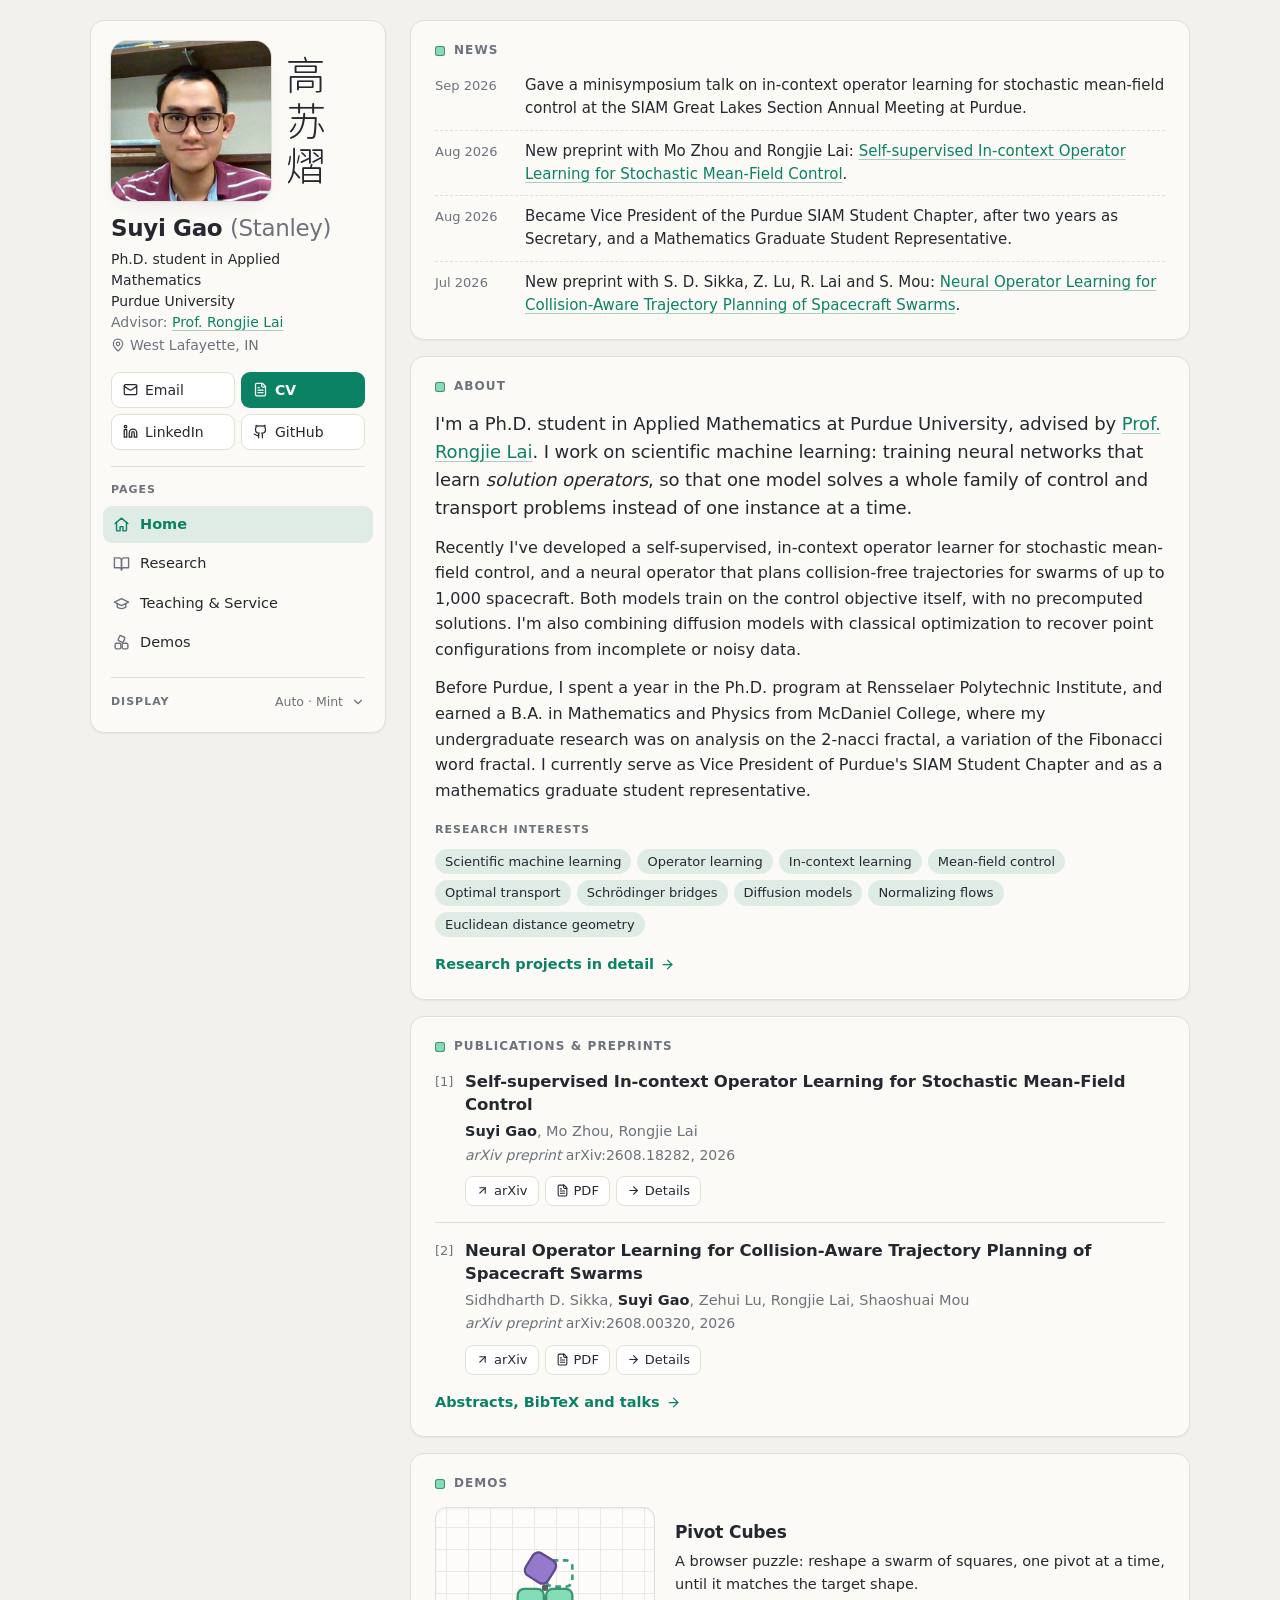
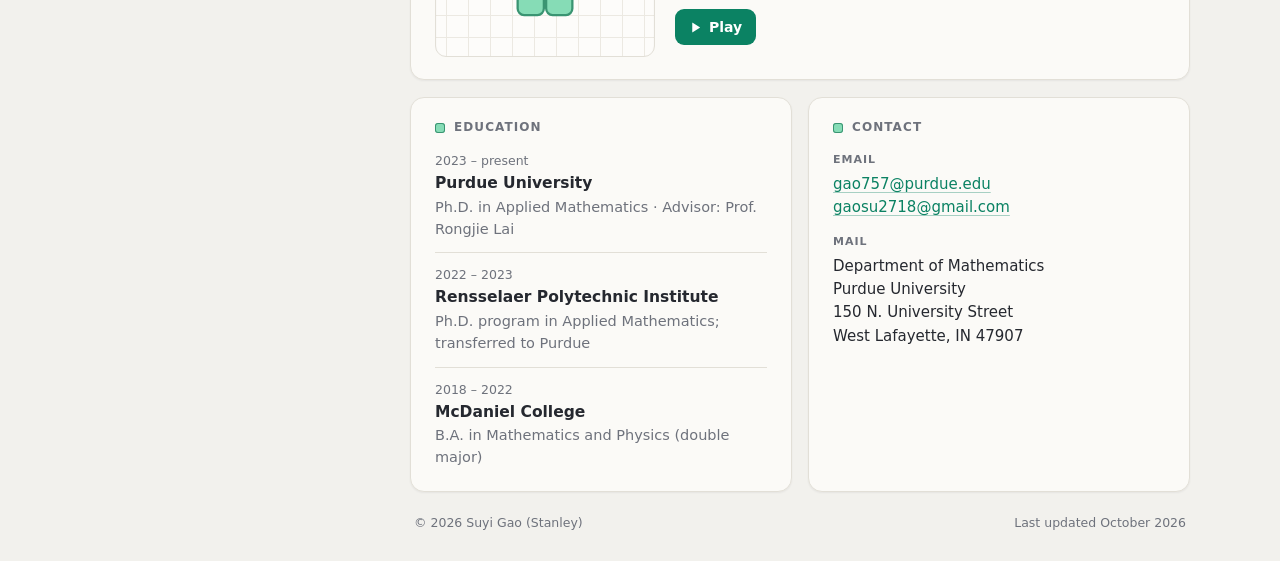
<file: index.html>
<!doctype html>
<html lang="en">
<head>
<meta charset="utf-8">
<meta name="viewport" content="width=device-width, initial-scale=1">
<meta name="color-scheme" content="light dark">
<title>Suyi Gao (Stanley) · Applied Mathematics, Purdue University</title>
<meta name="description" content="Suyi Gao (Stanley) is a Ph.D. student in Applied Mathematics at Purdue University working on scientific machine learning: operator learning, in-context learning, mean-field control and generative models.">
<meta name="author" content="Suyi Gao">
<link rel="canonical" href="https://gaosu2718.github.io/">
<meta name="theme-color" content="#f2f1ed" media="(prefers-color-scheme: light)">
<meta name="theme-color" content="#121419" media="(prefers-color-scheme: dark)">

<meta property="og:type" content="profile">
<meta property="og:title" content="Suyi Gao (Stanley)">
<meta property="og:description" content="Ph.D. student in Applied Mathematics at Purdue University. Scientific machine learning, operator learning, mean-field control.">
<meta property="og:url" content="https://gaosu2718.github.io/">
<meta property="og:image" content="https://gaosu2718.github.io/assets/img/profile.jpg">
<meta property="profile:first_name" content="Suyi">
<meta property="profile:last_name" content="Gao">
<meta name="twitter:card" content="summary">

<link rel="icon" href="data:image/svg+xml,%3Csvg xmlns='http://www.w3.org/2000/svg' viewBox='0 0 40 40'%3E%3Crect x='2' y='2' width='36' height='36' rx='9' fill='%230b8263'/%3E%3Ctext x='20' y='26.6' font-family='system-ui,-apple-system,Segoe UI,Roboto,Helvetica,Arial,sans-serif' font-size='17' font-weight='700' fill='%23fff' text-anchor='middle'%3ESG%3C/text%3E%3C/svg%3E">
<link rel="apple-touch-icon" href="assets/img/profile.jpg">
<link rel="stylesheet" href="assets/css/style.css">
<script>
  /* Apply the saved theme and colour before the first paint, so a dark page never flashes light. */
  (function () {
    var d = document.documentElement;
    d.classList.add('js');
    try {
      var t = localStorage.getItem('homepage.theme');
      if (t === 'light' || t === 'dark') d.setAttribute('data-theme', t);
      var p = localStorage.getItem('homepage.palette');
      if (p && /^[a-z]+$/.test(p)) d.setAttribute('data-palette', p);
    } catch (e) {}
  })();
</script>
<script defer src="assets/js/site.js"></script>
<script type="application/ld+json">
{
  "@context": "https://schema.org",
  "@type": "Person",
  "name": "Suyi Gao",
  "alternateName": ["Suyi Gao (Stanley)", "Stanley Gao", "高苏熠"],
  "url": "https://gaosu2718.github.io/",
  "image": "https://gaosu2718.github.io/assets/img/profile.jpg",
  "jobTitle": "Ph.D. Student in Applied Mathematics",
  "affiliation": { "@type": "CollegeOrUniversity", "name": "Purdue University" },
  "alumniOf": [{ "@type": "CollegeOrUniversity", "name": "McDaniel College" }],
  "email": "mailto:gao757@purdue.edu",
  "knowsAbout": ["Scientific machine learning", "Operator learning", "In-context learning", "Mean-field control",
                 "Optimal transport", "Diffusion models", "Applied mathematics"],
  "sameAs": ["https://www.linkedin.com/in/gaosu2718/", "https://github.com/gaosu2718"]
}
</script>
</head>
<body>

<!-- Icons (Lucide-style strokes, as in Pivot Cubes); use with <svg><use href="#i-name"/></svg> -->
<svg width="0" height="0" style="position:absolute" aria-hidden="true">
  <symbol id="i-down" viewBox="0 0 24 24"><path d="m6 9 6 6 6-6"/></symbol>
  <symbol id="i-mail" viewBox="0 0 24 24"><rect width="20" height="16" x="2" y="4" rx="2"/><path d="m22 7-8.97 5.7a1.94 1.94 0 0 1-2.06 0L2 7"/></symbol>
  <symbol id="i-file" viewBox="0 0 24 24"><path d="M15 2H6a2 2 0 0 0-2 2v16a2 2 0 0 0 2 2h12a2 2 0 0 0 2-2V7Z"/><path d="M14 2v4a2 2 0 0 0 2 2h4"/><path d="M16 13H8"/><path d="M16 17H8"/><path d="M10 9H8"/></symbol>
  <symbol id="i-linkedin" viewBox="0 0 24 24"><path d="M16 8a6 6 0 0 1 6 6v7h-4v-7a2 2 0 0 0-2-2 2 2 0 0 0-2 2v7h-4v-7a6 6 0 0 1 6-6z"/><rect width="4" height="12" x="2" y="9"/><circle cx="4" cy="4" r="2"/></symbol>
  <symbol id="i-github" viewBox="0 0 24 24"><path d="M15 22v-4a4.8 4.8 0 0 0-1-3.5c3 0 6-2 6-5.5.08-1.25-.27-2.48-1-3.5.28-1.15.28-2.35 0-3.5 0 0-1 0-3 1.5-2.64-.5-5.36-.5-8 0C6 2 5 2 5 2c-.3 1.15-.3 2.35 0 3.5A5.4 5.4 0 0 0 4 9c0 3.5 3 5.5 6 5.5-.39.49-.68 1.05-.85 1.65-.17.6-.22 1.23-.15 1.85v4"/><path d="M9 18c-4.51 2-5-2-7-2"/></symbol>
  <symbol id="i-pin" viewBox="0 0 24 24"><path d="M20 10c0 5-5.54 10.19-7.4 11.8a1 1 0 0 1-1.2 0C9.54 20.19 4 15 4 10a8 8 0 0 1 16 0"/><circle cx="12" cy="10" r="3"/></symbol>
  <symbol id="i-out" viewBox="0 0 24 24"><path d="M7 7h10v10"/><path d="M7 17 17 7"/></symbol>
  <symbol id="i-arrow" viewBox="0 0 24 24"><path d="M5 12h14"/><path d="m12 5 7 7-7 7"/></symbol>
  <symbol id="i-play" viewBox="0 0 24 24"><path d="M6 3.5v17a.5.5 0 0 0 .77.42l13.2-8.5a.5.5 0 0 0 0-.84L6.77 3.08A.5.5 0 0 0 6 3.5z"/></symbol>
  <symbol id="i-home" viewBox="0 0 24 24"><path d="M3 10.5 12 3l9 7.5"/><path d="M5 9v11a1 1 0 0 0 1 1h4v-6h4v6h4a1 1 0 0 0 1-1V9"/></symbol>
  <symbol id="i-book" viewBox="0 0 24 24"><path d="M2 4h6a4 4 0 0 1 4 4v13a3 3 0 0 0-3-3H2z"/><path d="M22 4h-6a4 4 0 0 0-4 4v13a3 3 0 0 1 3-3h7z"/></symbol>
  <symbol id="i-cap" viewBox="0 0 24 24"><path d="M22 10 12 5 2 10l10 5 10-5z"/><path d="M6 12v5c3 3 9 3 12 0v-5"/></symbol>
  <symbol id="i-cubes" viewBox="0 0 24 24"><rect x="3" y="13" width="8" height="8" rx="2"/><rect x="13" y="13" width="8" height="8" rx="2"/><rect x="8" y="3" width="8" height="8" rx="2" transform="rotate(25 12 7)"/></symbol>
</svg>

<!-- ===== Site header: below 1000px wide, in place of the left bar.  The same on every page
     (only the ../ prefix and aria-current change). ===== -->
<header class="site-header">
  <div class="sh-inner">
    <a class="sh-brand" href="./"><span class="sh-mark" aria-hidden="true">SG</span><span class="sh-name">Suyi Gao <span class="aka">(Stanley)</span></span></a>
    <nav class="sh-nav" aria-label="Site">
      <a href="./" aria-current="page">Home</a>
      <a href="research/">Research</a>
      <a href="teaching-service/">Teaching &amp; Service</a>
      <a href="demos/">Demos</a>
      <a href="assets/files/Suyi_Gao_CV.pdf">CV</a>
    </nav>
    <div class="sh-tools">
      <button type="button" class="sh-btn sh-display-btn" data-pop aria-controls="site-pop" aria-expanded="false" aria-label="Theme and colors" title="Theme and colors"><svg viewBox="0 0 24 24" aria-hidden="true"><circle cx="12" cy="12" r="8.5"/><path class="fill" d="M12 3.5a8.5 8.5 0 0 1 0 17z"/></svg></button>
      <button type="button" class="sh-btn sh-menu-btn" data-pop aria-controls="site-pop" aria-expanded="false" aria-label="Menu" title="Menu"><svg viewBox="0 0 24 24" aria-hidden="true"><path d="M4 7h16M4 12h16M4 17h16"/></svg></button>
    </div>
    <div class="sh-pop" id="site-pop" hidden>
      <nav class="pop-nav" aria-label="Site menu">
        <a href="./" aria-current="page">Home</a>
        <a href="research/">Research</a>
        <a href="teaching-service/">Teaching &amp; Service</a>
        <a href="demos/">Demos</a>
        <a href="assets/files/Suyi_Gao_CV.pdf">CV (PDF)<svg class="ico" aria-hidden="true"><use href="#i-file"/></svg></a>
      </nav>
      <div class="pop-display">
        <h2>Display</h2>
        <div class="seg" role="radiogroup" aria-label="Theme">
          <label><input type="radio" name="theme" value="auto" data-theme-opt checked><span>Auto</span></label>
          <label><input type="radio" name="theme" value="light" data-theme-opt><span>Light</span></label>
          <label><input type="radio" name="theme" value="dark" data-theme-opt><span>Dark</span></label>
        </div>
        <div class="field-row"><span>Colors</span><span class="palette-name">Mint</span></div>
        <div class="swatches" role="radiogroup" aria-label="Colors"></div>
      </div>
    </div>
  </div>
</header>

<div class="page home">

  <!-- ===== Left bar: from 1000px wide, a sticky side panel.  The same on every page (only the ../
       prefix and aria-current change).  Below 1000px the profile shows as a card on the home page
       only, and the page links and display settings move to the header. ===== -->
  <aside class="side panel" aria-label="Profile and site navigation">
    <div class="profile">
      <div class="portrait">
        <img class="photo" src="assets/img/profile.jpg" width="426" height="426" alt="Portrait of Suyi Gao (Stanley)">
        <span class="cname" lang="zh-Hans" title="Gāo Sūyì">高苏熠</span>
      </div>
      <div class="who">
        <h1 class="name">Suyi Gao <span class="aka">(Stanley)</span></h1>
        <p class="role">Ph.D. student in Applied Mathematics</p>
        <p class="role">Purdue University</p>
        <p class="role dim">Advisor: <a href="https://sites.google.com/view/rongjielai/">Prof. Rongjie Lai</a></p>
        <p class="role dim where"><svg class="ico" aria-hidden="true"><use href="#i-pin"/></svg>West Lafayette, IN</p>
      </div>
    </div>

    <div class="actions">
      <a class="btn" href="mailto:gao757@purdue.edu"><svg aria-hidden="true"><use href="#i-mail"/></svg>Email</a>
      <a class="btn btn-primary" href="assets/files/Suyi_Gao_CV.pdf"><svg aria-hidden="true"><use href="#i-file"/></svg>CV</a>
      <a class="btn" href="https://www.linkedin.com/in/gaosu2718/"><svg aria-hidden="true"><use href="#i-linkedin"/></svg>LinkedIn</a>
      <a class="btn" href="https://github.com/gaosu2718"><svg aria-hidden="true"><use href="#i-github"/></svg>GitHub</a>
      <!-- When you have them, add more in the same form, e.g.
      <a class="btn" href="https://scholar.google.com/citations?user=YOUR_ID"><svg aria-hidden="true"><use href="#i-out"/></svg>Scholar</a>
      <a class="btn" href="https://orcid.org/0000-0000-0000-0000"><svg aria-hidden="true"><use href="#i-out"/></svg>ORCID</a> -->
    </div>

    <nav class="group side-nav" aria-label="Pages">
      <h2>Pages</h2>
      <ul>
        <li><a href="./" aria-current="page"><svg class="ico" aria-hidden="true"><use href="#i-home"/></svg>Home</a></li>
        <li><a href="research/"><svg class="ico" aria-hidden="true"><use href="#i-book"/></svg>Research</a></li>
        <li><a href="teaching-service/"><svg class="ico" aria-hidden="true"><use href="#i-cap"/></svg>Teaching &amp; Service</a></li>
        <li><a href="demos/"><svg class="ico" aria-hidden="true"><use href="#i-cubes"/></svg>Demos</a></li>
      </ul>
    </nav>

    <!-- Display settings: folded away by default; the summary shows the current choices -->
    <details class="group side-display">
      <summary><span class="sum-label">Display</span><span class="sum-value" data-display-summary>Auto · Mint</span><svg class="ico chev" aria-hidden="true"><use href="#i-down"/></svg></summary>
      <div class="display-body">
        <div class="seg" role="radiogroup" aria-label="Theme">
          <label><input type="radio" name="theme-side" value="auto" data-theme-opt checked><span>Auto</span></label>
          <label><input type="radio" name="theme-side" value="light" data-theme-opt><span>Light</span></label>
          <label><input type="radio" name="theme-side" value="dark" data-theme-opt><span>Dark</span></label>
        </div>
        <div class="field-row"><span>Colors</span><span class="palette-name">Mint</span></div>
        <div class="swatches" role="radiogroup" aria-label="Colors"></div>
      </div>
    </details>
  </aside>

  <main class="main">

    <!-- ===== News: newest first; one <li> per item ===== -->
    <section class="panel section" id="news" aria-labelledby="h-news">
      <h2 class="label" id="h-news">News</h2>
      <ul class="news">
        <li><time datetime="2026-09">Sep 2026</time>
          <p>Gave a minisymposium talk on in-context operator learning for stochastic mean-field control
            at the SIAM Great Lakes Section Annual Meeting at Purdue.</p></li>
        <li><time datetime="2026-08">Aug 2026</time>
          <p>New preprint with Mo Zhou and Rongjie Lai:
            <a href="research/#pub-mfc">Self-supervised In-context Operator Learning for Stochastic Mean-Field Control</a>.</p></li>
        <li><time datetime="2026-08">Aug 2026</time>
          <p>Became Vice President of the Purdue SIAM Student Chapter, after two years as Secretary,
            and a Mathematics Graduate Student Representative.</p></li>
        <li><time datetime="2026-07">Jul 2026</time>
          <p>New preprint with S. D. Sikka, Z. Lu, R. Lai and S. Mou:
            <a href="research/#pub-swarm">Neural Operator Learning for Collision-Aware Trajectory Planning of Spacecraft Swarms</a>.</p></li>
      </ul>
    </section>

    <!-- ===== About ===== -->
    <section class="panel section" id="about" aria-labelledby="h-about">
      <h2 class="label" id="h-about">About</h2>
      <p class="lead">I'm a Ph.D. student in Applied Mathematics at Purdue University, advised by
        <a href="https://sites.google.com/view/rongjielai/">Prof. Rongjie Lai</a>. I work on
        scientific machine learning: training neural networks that learn <em>solution operators</em>,
        so that one model solves a whole family of control and transport problems instead of one
        instance at a time.</p>
      <p>Recently I've developed a self-supervised, in-context operator learner for stochastic
        mean-field control, and a neural operator that plans collision-free trajectories for swarms
        of up to 1,000 spacecraft. Both models train on the control objective itself, with no
        precomputed solutions. I'm also combining diffusion models with classical optimization to
        recover point configurations from incomplete or noisy data.</p>
      <p>Before Purdue, I spent a year in the Ph.D. program at Rensselaer Polytechnic Institute, and
        earned a B.A. in Mathematics and Physics from McDaniel College, where my undergraduate research
        was on analysis on the 2-nacci fractal, a variation of the Fibonacci word fractal. I currently
        serve as Vice President of Purdue's SIAM Student Chapter and as a mathematics graduate student
        representative.</p>
      <h3 class="sublabel">Research interests</h3>
      <ul class="tags">
        <li>Scientific machine learning</li>
        <li>Operator learning</li>
        <li>In-context learning</li>
        <li>Mean-field control</li>
        <li>Optimal transport</li>
        <li>Schrödinger bridges</li>
        <li>Diffusion models</li>
        <li>Normalizing flows</li>
        <li>Euclidean distance geometry</li>
      </ul>
      <a class="more" href="research/">Research projects in detail<svg class="ico" aria-hidden="true"><use href="#i-arrow"/></svg></a>
    </section>

    <!-- ===== Publications: the short list; abstracts and BibTeX live on research/ ===== -->
    <section class="panel section" id="publications" aria-labelledby="h-pubs">
      <h2 class="label" id="h-pubs">Publications &amp; Preprints</h2>
      <ol>
        <li class="pub">
          <span class="pub-num" aria-hidden="true">[1]</span>
          <div>
            <a class="pub-title" href="https://arxiv.org/abs/2608.18282">Self-supervised In-context Operator Learning for Stochastic Mean-Field Control</a>
            <p class="pub-authors"><b class="me">Suyi Gao</b>, Mo Zhou, Rongjie Lai</p>
            <p class="pub-venue"><em>arXiv preprint</em> arXiv:2608.18282, 2026</p>
            <div class="pub-actions">
              <a class="btn btn-sm" href="https://arxiv.org/abs/2608.18282"><svg aria-hidden="true"><use href="#i-out"/></svg>arXiv</a>
              <a class="btn btn-sm" href="https://arxiv.org/pdf/2608.18282"><svg aria-hidden="true"><use href="#i-file"/></svg>PDF</a>
              <a class="btn btn-sm" href="research/#proj-mfc"><svg aria-hidden="true"><use href="#i-arrow"/></svg>Details</a>
            </div>
          </div>
        </li>
        <li class="pub">
          <span class="pub-num" aria-hidden="true">[2]</span>
          <div>
            <a class="pub-title" href="https://arxiv.org/abs/2608.00320">Neural Operator Learning for Collision-Aware Trajectory Planning of Spacecraft Swarms</a>
            <p class="pub-authors">Sidhdharth D. Sikka, <b class="me">Suyi Gao</b>, Zehui Lu, Rongjie Lai, Shaoshuai Mou</p>
            <p class="pub-venue"><em>arXiv preprint</em> arXiv:2608.00320, 2026</p>
            <div class="pub-actions">
              <a class="btn btn-sm" href="https://arxiv.org/abs/2608.00320"><svg aria-hidden="true"><use href="#i-out"/></svg>arXiv</a>
              <a class="btn btn-sm" href="https://arxiv.org/pdf/2608.00320"><svg aria-hidden="true"><use href="#i-file"/></svg>PDF</a>
              <a class="btn btn-sm" href="research/#proj-swarm"><svg aria-hidden="true"><use href="#i-arrow"/></svg>Details</a>
            </div>
          </div>
        </li>
      </ol>
      <a class="more" href="research/#publications">Abstracts, BibTeX and talks<svg class="ico" aria-hidden="true"><use href="#i-arrow"/></svg></a>
    </section>

    <!-- ===== Demos: one card per demo, each with its own page under demos/ ===== -->
    <section class="panel section" id="demos" aria-labelledby="h-demos">
      <h2 class="label" id="h-demos">Demos</h2>
      <div class="demo-card">
        <a class="demo-board" href="demos/pivot-cubes/" tabindex="-1" aria-hidden="true">
          <svg class="logo" viewBox="0 0 40 40">
            <rect class="logo-ghost" x="20.6" y="8.6" width="13.8" height="13.8" rx="3.4"/>
            <rect class="logo-on" x="5.6" y="23.6" width="13.8" height="13.8" rx="3.4"/>
            <rect class="logo-on" x="20.6" y="23.6" width="13.8" height="13.8" rx="3.4"/>
            <rect class="logo-off" x="5.6" y="8.6" width="13.8" height="13.8" rx="3.4" transform="rotate(32 20 23)"/>
            <circle class="logo-hinge" cx="20" cy="23" r="1.7"/>
          </svg>
        </a>
        <div>
          <h3>Pivot Cubes</h3>
          <p>A browser puzzle: reshape a swarm of squares, one pivot at a time, until it matches the
            target shape.</p>
          <a class="btn btn-primary" href="demos/pivot-cubes/"><svg class="solid" aria-hidden="true"><use href="#i-play"/></svg>Play</a>
        </div>
      </div>
    </section>

    <div class="pair">
      <!-- ===== Education ===== -->
      <section class="panel section" id="education" aria-labelledby="h-education">
        <h2 class="label" id="h-education">Education</h2>
        <ul class="entries">
          <li class="entry">
            <span class="entry-title">Purdue University</span>
            <span class="entry-sub">Ph.D. in Applied Mathematics · Advisor: Prof. Rongjie Lai</span>
            <span class="entry-when">2023 – present</span>
          </li>
          <li class="entry">
            <span class="entry-title">Rensselaer Polytechnic Institute</span>
            <span class="entry-sub">Ph.D. program in Applied Mathematics; transferred to Purdue</span>
            <span class="entry-when">2022 – 2023</span>
          </li>
          <li class="entry">
            <span class="entry-title">McDaniel College</span>
            <span class="entry-sub">B.A. in Mathematics and Physics (double major)</span>
            <span class="entry-when">2018 – 2022</span>
          </li>
        </ul>
      </section>

      <!-- ===== Contact ===== -->
      <section class="panel section" id="contact" aria-labelledby="h-contact">
        <h2 class="label" id="h-contact">Contact</h2>
        <dl class="contact">
          <div>
            <dt>Email</dt>
            <dd><a href="mailto:gao757@purdue.edu">gao757@purdue.edu</a></dd>
            <dd><a href="mailto:gaosu2718@gmail.com">gaosu2718@gmail.com</a></dd>
          </div>
          <div>
            <dt>Mail</dt>
            <dd>Department of Mathematics<br>Purdue University<br>150 N. University Street<br>West Lafayette, IN 47907</dd>
          </div>
        </dl>
      </section>
    </div>

    <footer class="foot">
      <span>© 2026 Suyi Gao (Stanley)</span>
      <span>Last updated October 2026</span>
    </footer>
  </main>
</div>
</body>
</html>
</file>
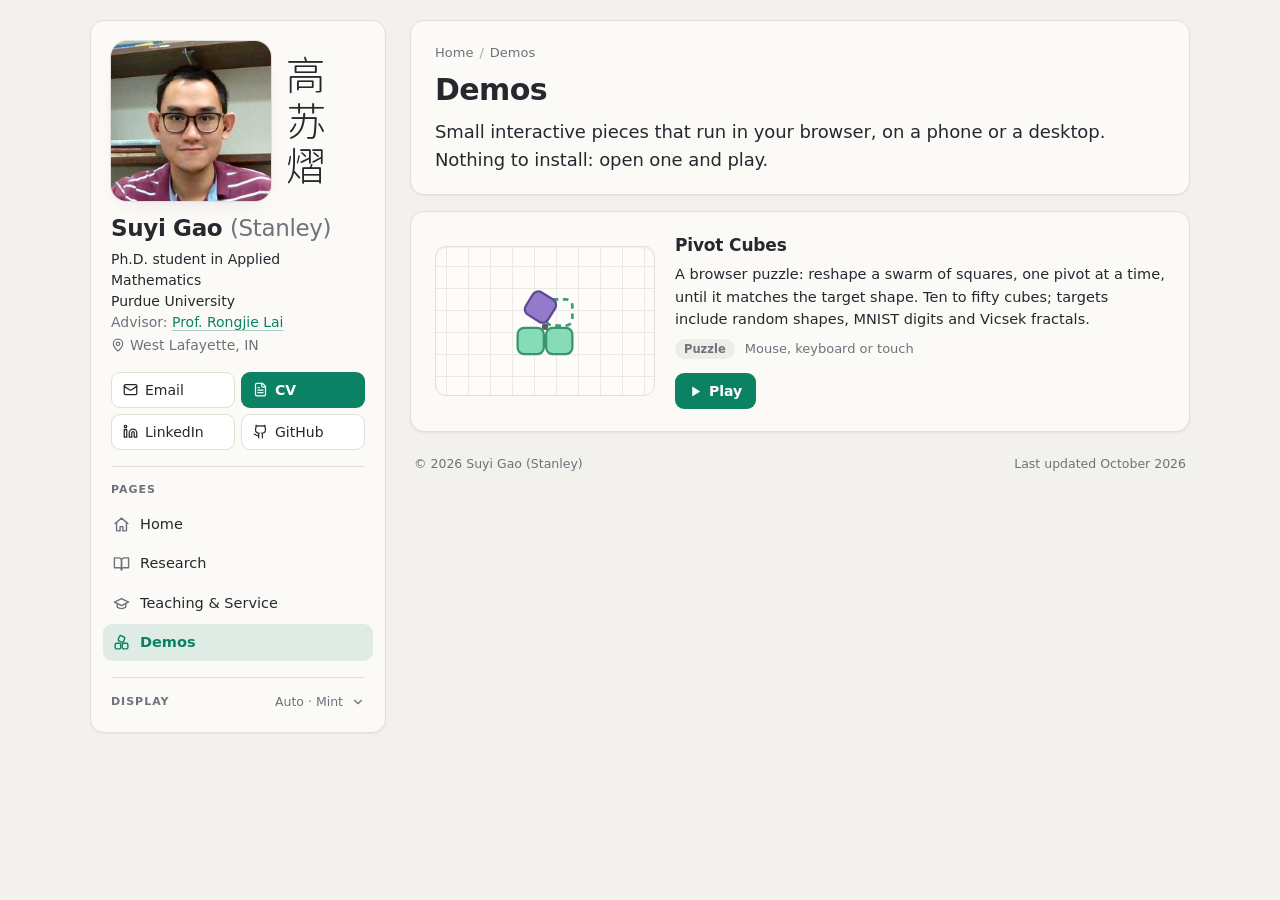
<file: demos/index.html>
<!doctype html>
<html lang="en">
<head>
<meta charset="utf-8">
<meta name="viewport" content="width=device-width, initial-scale=1">
<meta name="color-scheme" content="light dark">
<title>Demos · Suyi Gao (Stanley)</title>
<meta name="description" content="Interactive demos by Suyi Gao (Stanley) that run in the browser, including Pivot Cubes, a puzzle about reshaping a swarm of squares one pivot at a time.">
<meta name="author" content="Suyi Gao">
<link rel="canonical" href="https://gaosu2718.github.io/demos/">
<meta name="theme-color" content="#f2f1ed" media="(prefers-color-scheme: light)">
<meta name="theme-color" content="#121419" media="(prefers-color-scheme: dark)">
<meta property="og:type" content="website">
<meta property="og:title" content="Demos · Suyi Gao (Stanley)">
<meta property="og:description" content="Interactive demos that run in the browser.">
<meta property="og:url" content="https://gaosu2718.github.io/demos/">
<meta property="og:image" content="https://gaosu2718.github.io/assets/img/profile.jpg">
<meta name="twitter:card" content="summary">
<link rel="icon" href="data:image/svg+xml,%3Csvg xmlns='http://www.w3.org/2000/svg' viewBox='0 0 40 40'%3E%3Crect x='2' y='2' width='36' height='36' rx='9' fill='%230b8263'/%3E%3Ctext x='20' y='26.6' font-family='system-ui,-apple-system,Segoe UI,Roboto,Helvetica,Arial,sans-serif' font-size='17' font-weight='700' fill='%23fff' text-anchor='middle'%3ESG%3C/text%3E%3C/svg%3E">
<link rel="stylesheet" href="../assets/css/style.css">
<script>
  /* Apply the saved theme and colour before the first paint, so a dark page never flashes light. */
  (function () {
    var d = document.documentElement;
    d.classList.add('js');
    try {
      var t = localStorage.getItem('homepage.theme');
      if (t === 'light' || t === 'dark') d.setAttribute('data-theme', t);
      var p = localStorage.getItem('homepage.palette');
      if (p && /^[a-z]+$/.test(p)) d.setAttribute('data-palette', p);
    } catch (e) {}
  })();
</script>
<script defer src="../assets/js/site.js"></script>
</head>
<body>

<!-- Icons (Lucide-style strokes, as in Pivot Cubes); use with <svg><use href="#i-name"/></svg> -->
<svg width="0" height="0" style="position:absolute" aria-hidden="true">
  <symbol id="i-down" viewBox="0 0 24 24"><path d="m6 9 6 6 6-6"/></symbol>
  <symbol id="i-file" viewBox="0 0 24 24"><path d="M15 2H6a2 2 0 0 0-2 2v16a2 2 0 0 0 2 2h12a2 2 0 0 0 2-2V7Z"/><path d="M14 2v4a2 2 0 0 0 2 2h4"/><path d="M16 13H8"/><path d="M16 17H8"/><path d="M10 9H8"/></symbol>
  <symbol id="i-play" viewBox="0 0 24 24"><path d="M6 3.5v17a.5.5 0 0 0 .77.42l13.2-8.5a.5.5 0 0 0 0-.84L6.77 3.08A.5.5 0 0 0 6 3.5z"/></symbol>
  <symbol id="i-mail" viewBox="0 0 24 24"><rect width="20" height="16" x="2" y="4" rx="2"/><path d="m22 7-8.97 5.7a1.94 1.94 0 0 1-2.06 0L2 7"/></symbol>
  <symbol id="i-linkedin" viewBox="0 0 24 24"><path d="M16 8a6 6 0 0 1 6 6v7h-4v-7a2 2 0 0 0-2-2 2 2 0 0 0-2 2v7h-4v-7a6 6 0 0 1 6-6z"/><rect width="4" height="12" x="2" y="9"/><circle cx="4" cy="4" r="2"/></symbol>
  <symbol id="i-github" viewBox="0 0 24 24"><path d="M15 22v-4a4.8 4.8 0 0 0-1-3.5c3 0 6-2 6-5.5.08-1.25-.27-2.48-1-3.5.28-1.15.28-2.35 0-3.5 0 0-1 0-3 1.5-2.64-.5-5.36-.5-8 0C6 2 5 2 5 2c-.3 1.15-.3 2.35 0 3.5A5.4 5.4 0 0 0 4 9c0 3.5 3 5.5 6 5.5-.39.49-.68 1.05-.85 1.65-.17.6-.22 1.23-.15 1.85v4"/><path d="M9 18c-4.51 2-5-2-7-2"/></symbol>
  <symbol id="i-pin" viewBox="0 0 24 24"><path d="M20 10c0 5-5.54 10.19-7.4 11.8a1 1 0 0 1-1.2 0C9.54 20.19 4 15 4 10a8 8 0 0 1 16 0"/><circle cx="12" cy="10" r="3"/></symbol>
  <symbol id="i-home" viewBox="0 0 24 24"><path d="M3 10.5 12 3l9 7.5"/><path d="M5 9v11a1 1 0 0 0 1 1h4v-6h4v6h4a1 1 0 0 0 1-1V9"/></symbol>
  <symbol id="i-book" viewBox="0 0 24 24"><path d="M2 4h6a4 4 0 0 1 4 4v13a3 3 0 0 0-3-3H2z"/><path d="M22 4h-6a4 4 0 0 0-4 4v13a3 3 0 0 1 3-3h7z"/></symbol>
  <symbol id="i-cap" viewBox="0 0 24 24"><path d="M22 10 12 5 2 10l10 5 10-5z"/><path d="M6 12v5c3 3 9 3 12 0v-5"/></symbol>
  <symbol id="i-cubes" viewBox="0 0 24 24"><rect x="3" y="13" width="8" height="8" rx="2"/><rect x="13" y="13" width="8" height="8" rx="2"/><rect x="8" y="3" width="8" height="8" rx="2" transform="rotate(25 12 7)"/></symbol>
</svg>

<!-- ===== Site header: below 1000px wide, in place of the left bar.  The same on every page
     (only the ../ prefix and aria-current change). ===== -->
<header class="site-header">
  <div class="sh-inner">
    <a class="sh-brand" href="../"><span class="sh-mark" aria-hidden="true">SG</span><span class="sh-name">Suyi Gao <span class="aka">(Stanley)</span></span></a>
    <nav class="sh-nav" aria-label="Site">
      <a href="../">Home</a>
      <a href="../research/">Research</a>
      <a href="../teaching-service/">Teaching &amp; Service</a>
      <a href="../demos/" aria-current="page">Demos</a>
      <a href="../assets/files/Suyi_Gao_CV.pdf">CV</a>
    </nav>
    <div class="sh-tools">
      <button type="button" class="sh-btn sh-display-btn" data-pop aria-controls="site-pop" aria-expanded="false" aria-label="Theme and colors" title="Theme and colors"><svg viewBox="0 0 24 24" aria-hidden="true"><circle cx="12" cy="12" r="8.5"/><path class="fill" d="M12 3.5a8.5 8.5 0 0 1 0 17z"/></svg></button>
      <button type="button" class="sh-btn sh-menu-btn" data-pop aria-controls="site-pop" aria-expanded="false" aria-label="Menu" title="Menu"><svg viewBox="0 0 24 24" aria-hidden="true"><path d="M4 7h16M4 12h16M4 17h16"/></svg></button>
    </div>
    <div class="sh-pop" id="site-pop" hidden>
      <nav class="pop-nav" aria-label="Site menu">
        <a href="../">Home</a>
        <a href="../research/">Research</a>
        <a href="../teaching-service/">Teaching &amp; Service</a>
        <a href="../demos/" aria-current="page">Demos</a>
        <a href="../assets/files/Suyi_Gao_CV.pdf">CV (PDF)<svg class="ico" aria-hidden="true"><use href="#i-file"/></svg></a>
      </nav>
      <div class="pop-display">
        <h2>Display</h2>
        <div class="seg" role="radiogroup" aria-label="Theme">
          <label><input type="radio" name="theme" value="auto" data-theme-opt checked><span>Auto</span></label>
          <label><input type="radio" name="theme" value="light" data-theme-opt><span>Light</span></label>
          <label><input type="radio" name="theme" value="dark" data-theme-opt><span>Dark</span></label>
        </div>
        <div class="field-row"><span>Colors</span><span class="palette-name">Mint</span></div>
        <div class="swatches" role="radiogroup" aria-label="Colors"></div>
      </div>
    </div>
  </div>
</header>

<div class="page">

  <!-- ===== Left bar: from 1000px wide, a sticky side panel.  The same on every page (only the ../
       prefix and aria-current change).  Below 1000px the profile shows as a card on the home page
       only, and the page links and display settings move to the header. ===== -->
  <aside class="side panel" aria-label="Profile and site navigation">
    <div class="profile">
      <div class="portrait">
        <img class="photo" src="../assets/img/profile.jpg" width="426" height="426" alt="Portrait of Suyi Gao (Stanley)">
        <span class="cname" lang="zh-Hans" title="Gāo Sūyì">高苏熠</span>
      </div>
      <div class="who">
        <p class="name">Suyi Gao <span class="aka">(Stanley)</span></p>
        <p class="role">Ph.D. student in Applied Mathematics</p>
        <p class="role">Purdue University</p>
        <p class="role dim">Advisor: <a href="https://sites.google.com/view/rongjielai/">Prof. Rongjie Lai</a></p>
        <p class="role dim where"><svg class="ico" aria-hidden="true"><use href="#i-pin"/></svg>West Lafayette, IN</p>
      </div>
    </div>

    <div class="actions">
      <a class="btn" href="mailto:gao757@purdue.edu"><svg aria-hidden="true"><use href="#i-mail"/></svg>Email</a>
      <a class="btn btn-primary" href="../assets/files/Suyi_Gao_CV.pdf"><svg aria-hidden="true"><use href="#i-file"/></svg>CV</a>
      <a class="btn" href="https://www.linkedin.com/in/gaosu2718/"><svg aria-hidden="true"><use href="#i-linkedin"/></svg>LinkedIn</a>
      <a class="btn" href="https://github.com/gaosu2718"><svg aria-hidden="true"><use href="#i-github"/></svg>GitHub</a>
      <!-- When you have them, add more in the same form, e.g.
      <a class="btn" href="https://scholar.google.com/citations?user=YOUR_ID"><svg aria-hidden="true"><use href="#i-out"/></svg>Scholar</a>
      <a class="btn" href="https://orcid.org/0000-0000-0000-0000"><svg aria-hidden="true"><use href="#i-out"/></svg>ORCID</a> -->
    </div>

    <nav class="group side-nav" aria-label="Pages">
      <h2>Pages</h2>
      <ul>
        <li><a href="../"><svg class="ico" aria-hidden="true"><use href="#i-home"/></svg>Home</a></li>
        <li><a href="../research/"><svg class="ico" aria-hidden="true"><use href="#i-book"/></svg>Research</a></li>
        <li><a href="../teaching-service/"><svg class="ico" aria-hidden="true"><use href="#i-cap"/></svg>Teaching &amp; Service</a></li>
        <li><a href="../demos/" aria-current="page"><svg class="ico" aria-hidden="true"><use href="#i-cubes"/></svg>Demos</a></li>
      </ul>
    </nav>

    <!-- Display settings: folded away by default; the summary shows the current choices -->
    <details class="group side-display">
      <summary><span class="sum-label">Display</span><span class="sum-value" data-display-summary>Auto · Mint</span><svg class="ico chev" aria-hidden="true"><use href="#i-down"/></svg></summary>
      <div class="display-body">
        <div class="seg" role="radiogroup" aria-label="Theme">
          <label><input type="radio" name="theme-side" value="auto" data-theme-opt checked><span>Auto</span></label>
          <label><input type="radio" name="theme-side" value="light" data-theme-opt><span>Light</span></label>
          <label><input type="radio" name="theme-side" value="dark" data-theme-opt><span>Dark</span></label>
        </div>
        <div class="field-row"><span>Colors</span><span class="palette-name">Mint</span></div>
        <div class="swatches" role="radiogroup" aria-label="Colors"></div>
      </div>
    </details>
  </aside>

  <main class="main">

    <section class="panel page-head" aria-labelledby="h-page">
      <nav class="crumbs" aria-label="Breadcrumb"><a href="../">Home</a><span class="sep" aria-hidden="true">/</span><span>Demos</span></nav>
      <h1 id="h-page">Demos</h1>
      <p class="lead">Small interactive pieces that run in your browser, on a phone or a desktop.
        Nothing to install: open one and play.</p>
    </section>

    <!-- ===== One card per demo; each demo has its own folder and page ===== -->
    <section class="panel section" aria-label="Pivot Cubes">
      <div class="demo-card">
        <a class="demo-board" href="pivot-cubes/" tabindex="-1" aria-hidden="true">
          <svg class="logo" viewBox="0 0 40 40">
            <rect class="logo-ghost" x="20.6" y="8.6" width="13.8" height="13.8" rx="3.4"/>
            <rect class="logo-on" x="5.6" y="23.6" width="13.8" height="13.8" rx="3.4"/>
            <rect class="logo-on" x="20.6" y="23.6" width="13.8" height="13.8" rx="3.4"/>
            <rect class="logo-off" x="5.6" y="8.6" width="13.8" height="13.8" rx="3.4" transform="rotate(32 20 23)"/>
            <circle class="logo-hinge" cx="20" cy="23" r="1.7"/>
          </svg>
        </a>
        <div>
          <h2 class="demo-title"><a href="pivot-cubes/">Pivot Cubes</a></h2>
          <p>A browser puzzle: reshape a swarm of squares, one pivot at a time, until it matches the
            target shape. Ten to fifty cubes; targets include random shapes, MNIST digits and Vicsek
            fractals.</p>
          <div class="meta"><span class="badge quiet">Puzzle</span><span>Mouse, keyboard or touch</span></div>
          <a class="btn btn-primary" href="pivot-cubes/"><svg class="solid" aria-hidden="true"><use href="#i-play"/></svg>Play</a>
        </div>
      </div>
    </section>

    <footer class="foot">
      <span>© 2026 Suyi Gao (Stanley)</span>
      <span>Last updated October 2026</span>
    </footer>
  </main>
</div>
</body>
</html>
</file>
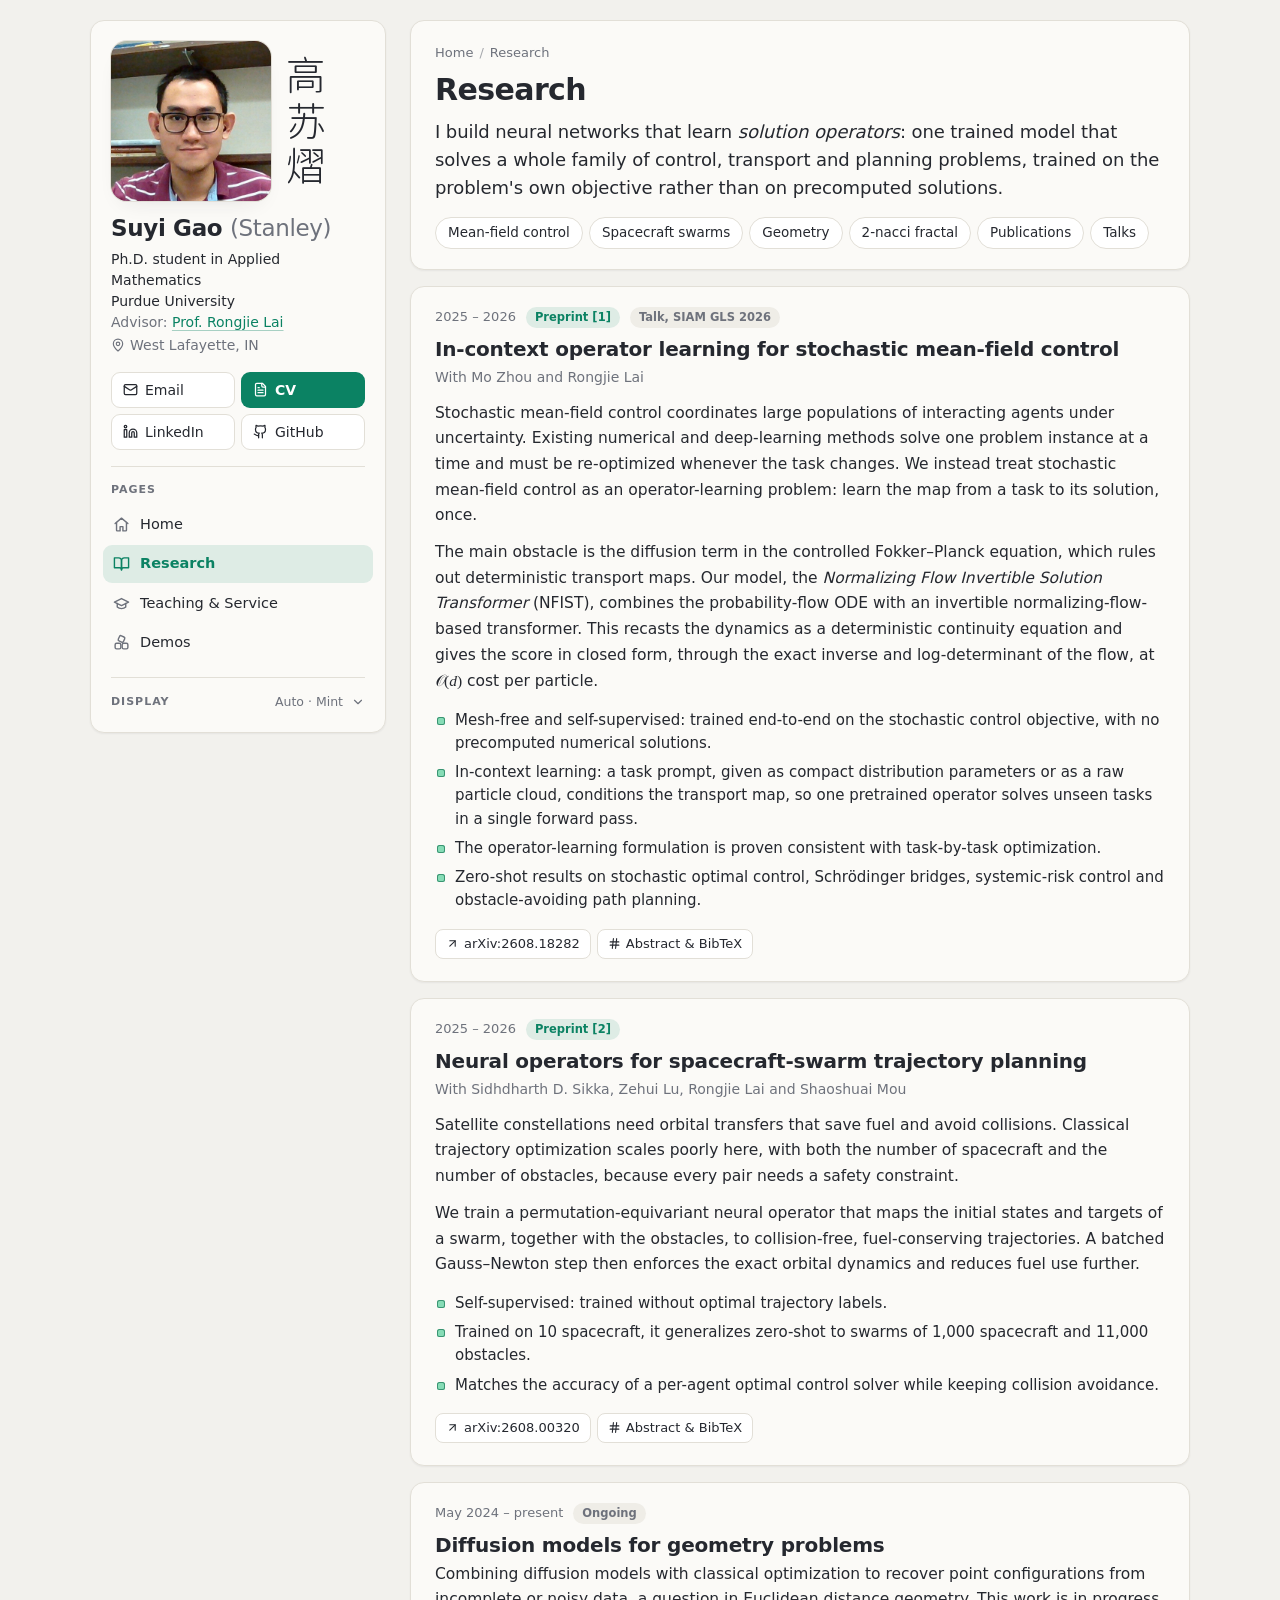
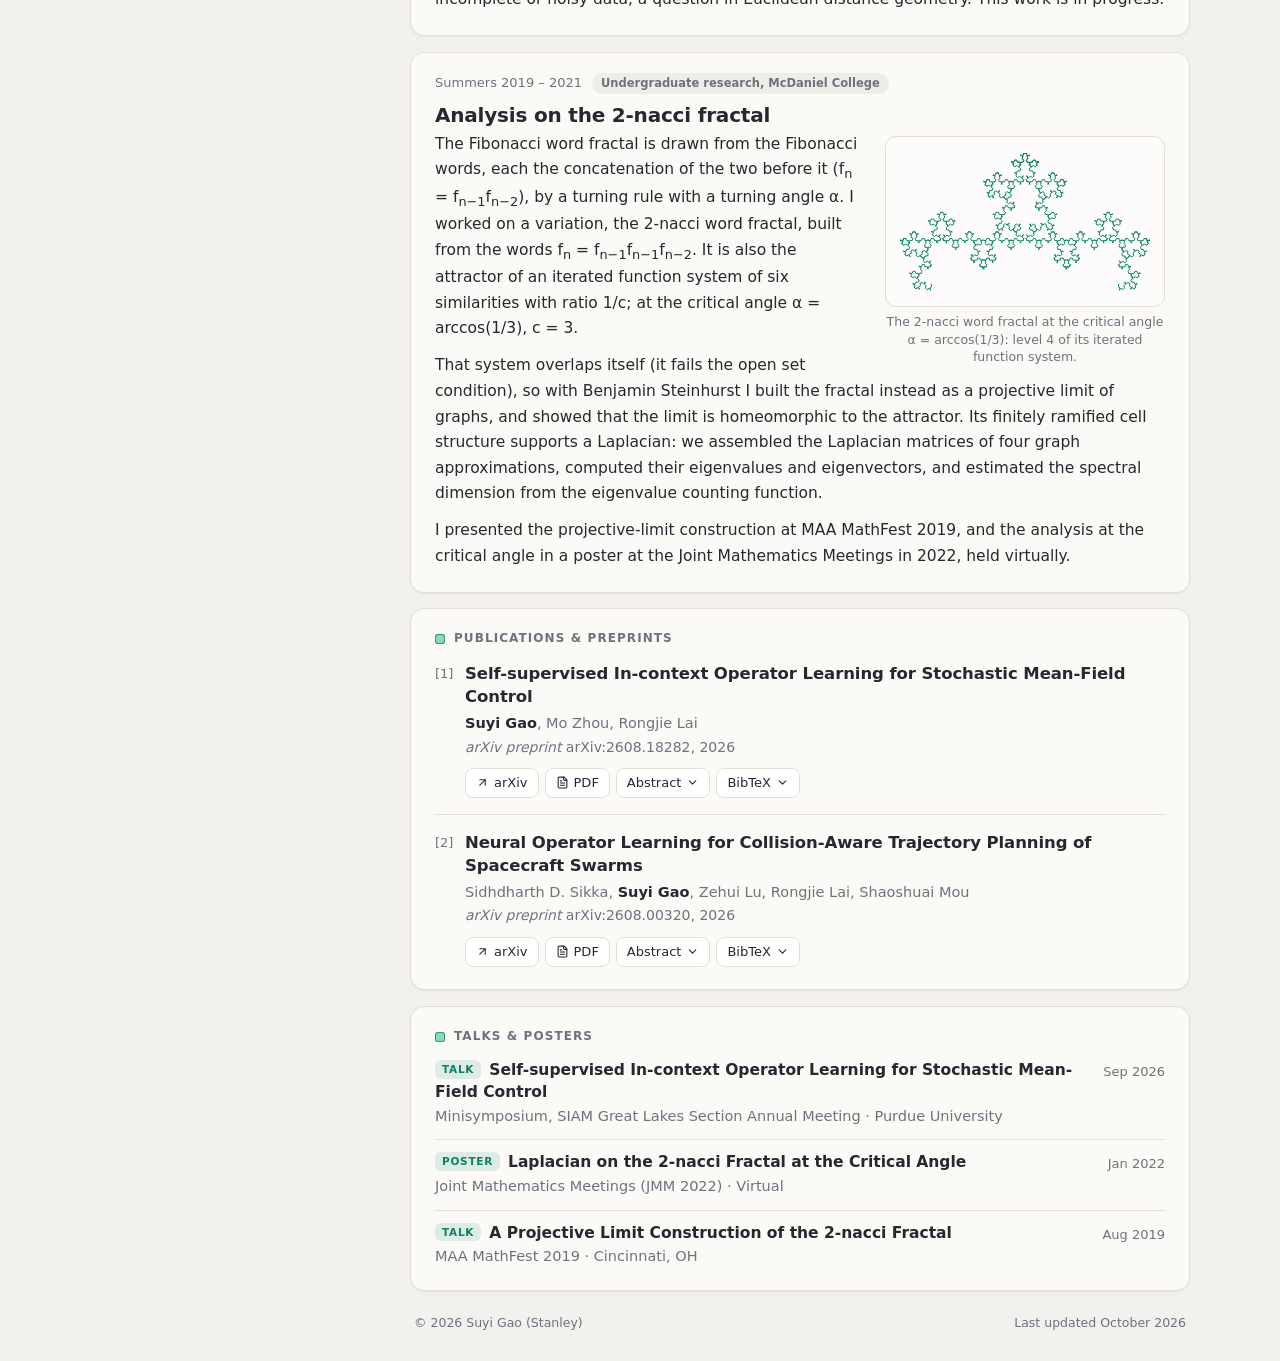
<file: research/index.html>
<!doctype html>
<html lang="en">
<head>
<meta charset="utf-8">
<meta name="viewport" content="width=device-width, initial-scale=1">
<meta name="color-scheme" content="light dark">
<title>Research · Suyi Gao (Stanley)</title>
<meta name="description" content="Research of Suyi Gao (Stanley): in-context operator learning for stochastic mean-field control, neural operators for spacecraft swarms, diffusion models for geometry problems, and analysis on fractals. Papers, abstracts, BibTeX and talks.">
<meta name="author" content="Suyi Gao">
<link rel="canonical" href="https://gaosu2718.github.io/research/">
<meta name="theme-color" content="#f2f1ed" media="(prefers-color-scheme: light)">
<meta name="theme-color" content="#121419" media="(prefers-color-scheme: dark)">
<meta property="og:type" content="website">
<meta property="og:title" content="Research · Suyi Gao (Stanley)">
<meta property="og:description" content="Operator learning for mean-field control and spacecraft swarms, diffusion models for geometry, analysis on fractals.">
<meta property="og:url" content="https://gaosu2718.github.io/research/">
<meta property="og:image" content="https://gaosu2718.github.io/assets/img/profile.jpg">
<meta name="twitter:card" content="summary">
<link rel="icon" href="data:image/svg+xml,%3Csvg xmlns='http://www.w3.org/2000/svg' viewBox='0 0 40 40'%3E%3Crect x='2' y='2' width='36' height='36' rx='9' fill='%230b8263'/%3E%3Ctext x='20' y='26.6' font-family='system-ui,-apple-system,Segoe UI,Roboto,Helvetica,Arial,sans-serif' font-size='17' font-weight='700' fill='%23fff' text-anchor='middle'%3ESG%3C/text%3E%3C/svg%3E">
<link rel="stylesheet" href="../assets/css/style.css">
<script>
  /* Apply the saved theme and colour before the first paint, so a dark page never flashes light. */
  (function () {
    var d = document.documentElement;
    d.classList.add('js');
    try {
      var t = localStorage.getItem('homepage.theme');
      if (t === 'light' || t === 'dark') d.setAttribute('data-theme', t);
      var p = localStorage.getItem('homepage.palette');
      if (p && /^[a-z]+$/.test(p)) d.setAttribute('data-palette', p);
    } catch (e) {}
  })();
</script>
<script defer src="../assets/js/site.js"></script>
</head>
<body>

<!-- Icons (Lucide-style strokes, as in Pivot Cubes); use with <svg><use href="#i-name"/></svg> -->
<svg width="0" height="0" style="position:absolute" aria-hidden="true">
  <symbol id="i-file" viewBox="0 0 24 24"><path d="M15 2H6a2 2 0 0 0-2 2v16a2 2 0 0 0 2 2h12a2 2 0 0 0 2-2V7Z"/><path d="M14 2v4a2 2 0 0 0 2 2h4"/><path d="M16 13H8"/><path d="M16 17H8"/><path d="M10 9H8"/></symbol>
  <symbol id="i-out" viewBox="0 0 24 24"><path d="M7 7h10v10"/><path d="M7 17 17 7"/></symbol>
  <symbol id="i-down" viewBox="0 0 24 24"><path d="m6 9 6 6 6-6"/></symbol>
  <symbol id="i-copy" viewBox="0 0 24 24"><rect width="14" height="14" x="8" y="8" rx="2"/><path d="M4 16c-1.1 0-2-.9-2-2V4c0-1.1.9-2 2-2h10c1.1 0 2 .9 2 2"/></symbol>
  <symbol id="i-hash" viewBox="0 0 24 24"><path d="M4 9h16"/><path d="M4 15h16"/><path d="M10 3 8 21"/><path d="M16 3l-2 18"/></symbol>
  <symbol id="i-mail" viewBox="0 0 24 24"><rect width="20" height="16" x="2" y="4" rx="2"/><path d="m22 7-8.97 5.7a1.94 1.94 0 0 1-2.06 0L2 7"/></symbol>
  <symbol id="i-linkedin" viewBox="0 0 24 24"><path d="M16 8a6 6 0 0 1 6 6v7h-4v-7a2 2 0 0 0-2-2 2 2 0 0 0-2 2v7h-4v-7a6 6 0 0 1 6-6z"/><rect width="4" height="12" x="2" y="9"/><circle cx="4" cy="4" r="2"/></symbol>
  <symbol id="i-github" viewBox="0 0 24 24"><path d="M15 22v-4a4.8 4.8 0 0 0-1-3.5c3 0 6-2 6-5.5.08-1.25-.27-2.48-1-3.5.28-1.15.28-2.35 0-3.5 0 0-1 0-3 1.5-2.64-.5-5.36-.5-8 0C6 2 5 2 5 2c-.3 1.15-.3 2.35 0 3.5A5.4 5.4 0 0 0 4 9c0 3.5 3 5.5 6 5.5-.39.49-.68 1.05-.85 1.65-.17.6-.22 1.23-.15 1.85v4"/><path d="M9 18c-4.51 2-5-2-7-2"/></symbol>
  <symbol id="i-pin" viewBox="0 0 24 24"><path d="M20 10c0 5-5.54 10.19-7.4 11.8a1 1 0 0 1-1.2 0C9.54 20.19 4 15 4 10a8 8 0 0 1 16 0"/><circle cx="12" cy="10" r="3"/></symbol>
  <symbol id="i-home" viewBox="0 0 24 24"><path d="M3 10.5 12 3l9 7.5"/><path d="M5 9v11a1 1 0 0 0 1 1h4v-6h4v6h4a1 1 0 0 0 1-1V9"/></symbol>
  <symbol id="i-book" viewBox="0 0 24 24"><path d="M2 4h6a4 4 0 0 1 4 4v13a3 3 0 0 0-3-3H2z"/><path d="M22 4h-6a4 4 0 0 0-4 4v13a3 3 0 0 1 3-3h7z"/></symbol>
  <symbol id="i-cap" viewBox="0 0 24 24"><path d="M22 10 12 5 2 10l10 5 10-5z"/><path d="M6 12v5c3 3 9 3 12 0v-5"/></symbol>
  <symbol id="i-cubes" viewBox="0 0 24 24"><rect x="3" y="13" width="8" height="8" rx="2"/><rect x="13" y="13" width="8" height="8" rx="2"/><rect x="8" y="3" width="8" height="8" rx="2" transform="rotate(25 12 7)"/></symbol>
</svg>

<!-- ===== Site header: below 1000px wide, in place of the left bar.  The same on every page
     (only the ../ prefix and aria-current change). ===== -->
<header class="site-header">
  <div class="sh-inner">
    <a class="sh-brand" href="../"><span class="sh-mark" aria-hidden="true">SG</span><span class="sh-name">Suyi Gao <span class="aka">(Stanley)</span></span></a>
    <nav class="sh-nav" aria-label="Site">
      <a href="../">Home</a>
      <a href="../research/" aria-current="page">Research</a>
      <a href="../teaching-service/">Teaching &amp; Service</a>
      <a href="../demos/">Demos</a>
      <a href="../assets/files/Suyi_Gao_CV.pdf">CV</a>
    </nav>
    <div class="sh-tools">
      <button type="button" class="sh-btn sh-display-btn" data-pop aria-controls="site-pop" aria-expanded="false" aria-label="Theme and colors" title="Theme and colors"><svg viewBox="0 0 24 24" aria-hidden="true"><circle cx="12" cy="12" r="8.5"/><path class="fill" d="M12 3.5a8.5 8.5 0 0 1 0 17z"/></svg></button>
      <button type="button" class="sh-btn sh-menu-btn" data-pop aria-controls="site-pop" aria-expanded="false" aria-label="Menu" title="Menu"><svg viewBox="0 0 24 24" aria-hidden="true"><path d="M4 7h16M4 12h16M4 17h16"/></svg></button>
    </div>
    <div class="sh-pop" id="site-pop" hidden>
      <nav class="pop-nav" aria-label="Site menu">
        <a href="../">Home</a>
        <a href="../research/" aria-current="page">Research</a>
        <a href="../teaching-service/">Teaching &amp; Service</a>
        <a href="../demos/">Demos</a>
        <a href="../assets/files/Suyi_Gao_CV.pdf">CV (PDF)<svg class="ico" aria-hidden="true"><use href="#i-file"/></svg></a>
      </nav>
      <div class="pop-display">
        <h2>Display</h2>
        <div class="seg" role="radiogroup" aria-label="Theme">
          <label><input type="radio" name="theme" value="auto" data-theme-opt checked><span>Auto</span></label>
          <label><input type="radio" name="theme" value="light" data-theme-opt><span>Light</span></label>
          <label><input type="radio" name="theme" value="dark" data-theme-opt><span>Dark</span></label>
        </div>
        <div class="field-row"><span>Colors</span><span class="palette-name">Mint</span></div>
        <div class="swatches" role="radiogroup" aria-label="Colors"></div>
      </div>
    </div>
  </div>
</header>

<div class="page">

  <!-- ===== Left bar: from 1000px wide, a sticky side panel.  The same on every page (only the ../
       prefix and aria-current change).  Below 1000px the profile shows as a card on the home page
       only, and the page links and display settings move to the header. ===== -->
  <aside class="side panel" aria-label="Profile and site navigation">
    <div class="profile">
      <div class="portrait">
        <img class="photo" src="../assets/img/profile.jpg" width="426" height="426" alt="Portrait of Suyi Gao (Stanley)">
        <span class="cname" lang="zh-Hans" title="Gāo Sūyì">高苏熠</span>
      </div>
      <div class="who">
        <p class="name">Suyi Gao <span class="aka">(Stanley)</span></p>
        <p class="role">Ph.D. student in Applied Mathematics</p>
        <p class="role">Purdue University</p>
        <p class="role dim">Advisor: <a href="https://sites.google.com/view/rongjielai/">Prof. Rongjie Lai</a></p>
        <p class="role dim where"><svg class="ico" aria-hidden="true"><use href="#i-pin"/></svg>West Lafayette, IN</p>
      </div>
    </div>

    <div class="actions">
      <a class="btn" href="mailto:gao757@purdue.edu"><svg aria-hidden="true"><use href="#i-mail"/></svg>Email</a>
      <a class="btn btn-primary" href="../assets/files/Suyi_Gao_CV.pdf"><svg aria-hidden="true"><use href="#i-file"/></svg>CV</a>
      <a class="btn" href="https://www.linkedin.com/in/gaosu2718/"><svg aria-hidden="true"><use href="#i-linkedin"/></svg>LinkedIn</a>
      <a class="btn" href="https://github.com/gaosu2718"><svg aria-hidden="true"><use href="#i-github"/></svg>GitHub</a>
      <!-- When you have them, add more in the same form, e.g.
      <a class="btn" href="https://scholar.google.com/citations?user=YOUR_ID"><svg aria-hidden="true"><use href="#i-out"/></svg>Scholar</a>
      <a class="btn" href="https://orcid.org/0000-0000-0000-0000"><svg aria-hidden="true"><use href="#i-out"/></svg>ORCID</a> -->
    </div>

    <nav class="group side-nav" aria-label="Pages">
      <h2>Pages</h2>
      <ul>
        <li><a href="../"><svg class="ico" aria-hidden="true"><use href="#i-home"/></svg>Home</a></li>
        <li><a href="../research/" aria-current="page"><svg class="ico" aria-hidden="true"><use href="#i-book"/></svg>Research</a></li>
        <li><a href="../teaching-service/"><svg class="ico" aria-hidden="true"><use href="#i-cap"/></svg>Teaching &amp; Service</a></li>
        <li><a href="../demos/"><svg class="ico" aria-hidden="true"><use href="#i-cubes"/></svg>Demos</a></li>
      </ul>
    </nav>

    <!-- Display settings: folded away by default; the summary shows the current choices -->
    <details class="group side-display">
      <summary><span class="sum-label">Display</span><span class="sum-value" data-display-summary>Auto · Mint</span><svg class="ico chev" aria-hidden="true"><use href="#i-down"/></svg></summary>
      <div class="display-body">
        <div class="seg" role="radiogroup" aria-label="Theme">
          <label><input type="radio" name="theme-side" value="auto" data-theme-opt checked><span>Auto</span></label>
          <label><input type="radio" name="theme-side" value="light" data-theme-opt><span>Light</span></label>
          <label><input type="radio" name="theme-side" value="dark" data-theme-opt><span>Dark</span></label>
        </div>
        <div class="field-row"><span>Colors</span><span class="palette-name">Mint</span></div>
        <div class="swatches" role="radiogroup" aria-label="Colors"></div>
      </div>
    </details>
  </aside>

  <main class="main">

    <section class="panel page-head" aria-labelledby="h-page">
      <nav class="crumbs" aria-label="Breadcrumb"><a href="../">Home</a><span class="sep" aria-hidden="true">/</span><span>Research</span></nav>
      <h1 id="h-page">Research</h1>
      <p class="lead">I build neural networks that learn <em>solution operators</em>: one trained model
        that solves a whole family of control, transport and planning problems, trained on the problem's
        own objective rather than on precomputed solutions.</p>
      <nav class="jump" aria-label="On this page">
        <a href="#proj-mfc">Mean-field control</a>
        <a href="#proj-swarm">Spacecraft swarms</a>
        <a href="#proj-geometry">Geometry</a>
        <a href="#proj-fractals">2-nacci fractal</a>
        <a href="#publications">Publications</a>
        <a href="#talks">Talks</a>
      </nav>
    </section>

    <!-- ===== Projects: one <article> each, newest first ===== -->
    <article class="panel section project" id="proj-mfc" aria-labelledby="h-mfc">
      <div class="meta"><span>2025 – 2026</span><a class="badge" href="#pub-mfc">Preprint [1]</a><a class="badge quiet" href="#talks">Talk, SIAM GLS 2026</a></div>
      <h2 id="h-mfc">In-context operator learning for stochastic mean-field control</h2>
      <p class="with">With Mo Zhou and Rongjie Lai</p>
      <p>Stochastic mean-field control coordinates large populations of interacting agents under
        uncertainty. Existing numerical and deep-learning methods solve one problem instance at a time
        and must be re-optimized whenever the task changes. We instead treat stochastic mean-field control
        as an operator-learning problem: learn the map from a task to its solution, once.</p>
      <p>The main obstacle is the diffusion term in the controlled Fokker–Planck equation, which rules
        out deterministic transport maps. Our model, the <em>Normalizing Flow Invertible Solution
        Transformer</em> (NFIST), combines the probability-flow ODE with an invertible
        normalizing-flow-based transformer. This recasts the dynamics as a deterministic continuity
        equation and gives the score in closed form, through the exact inverse and log-determinant of the
        flow, at <span class="math">𝒪(<i>d</i>)</span> cost per particle.</p>
      <ul class="highlights">
        <li>Mesh-free and self-supervised: trained end-to-end on the stochastic control objective, with no
          precomputed numerical solutions.</li>
        <li>In-context learning: a task prompt, given as compact distribution parameters or as a raw
          particle cloud, conditions the transport map, so one pretrained operator solves unseen tasks in a
          single forward pass.</li>
        <li>The operator-learning formulation is proven consistent with task-by-task optimization.</li>
        <li>Zero-shot results on stochastic optimal control, Schrödinger bridges, systemic-risk control and
          obstacle-avoiding path planning.</li>
      </ul>
      <div class="links">
        <a class="btn btn-sm" href="https://arxiv.org/abs/2608.18282"><svg aria-hidden="true"><use href="#i-out"/></svg>arXiv:2608.18282</a>
        <a class="btn btn-sm" href="#pub-mfc"><svg aria-hidden="true"><use href="#i-hash"/></svg>Abstract &amp; BibTeX</a>
      </div>
    </article>

    <article class="panel section project" id="proj-swarm" aria-labelledby="h-swarm">
      <div class="meta"><span>2025 – 2026</span><a class="badge" href="#pub-swarm">Preprint [2]</a></div>
      <h2 id="h-swarm">Neural operators for spacecraft-swarm trajectory planning</h2>
      <p class="with">With Sidhdharth D. Sikka, Zehui Lu, Rongjie Lai and Shaoshuai Mou</p>
      <p>Satellite constellations need orbital transfers that save fuel and avoid collisions. Classical
        trajectory optimization scales poorly here, with both the number of spacecraft and the number of
        obstacles, because every pair needs a safety constraint.</p>
      <p>We train a permutation-equivariant neural operator that maps the initial states and targets of a
        swarm, together with the obstacles, to collision-free, fuel-conserving trajectories. A batched
        Gauss–Newton step then enforces the exact orbital dynamics and reduces fuel use further.</p>
      <ul class="highlights">
        <li>Self-supervised: trained without optimal trajectory labels.</li>
        <li>Trained on 10 spacecraft, it generalizes zero-shot to swarms of 1,000 spacecraft and 11,000
          obstacles.</li>
        <li>Matches the accuracy of a per-agent optimal control solver while keeping collision
          avoidance.</li>
      </ul>
      <div class="links">
        <a class="btn btn-sm" href="https://arxiv.org/abs/2608.00320"><svg aria-hidden="true"><use href="#i-out"/></svg>arXiv:2608.00320</a>
        <a class="btn btn-sm" href="#pub-swarm"><svg aria-hidden="true"><use href="#i-hash"/></svg>Abstract &amp; BibTeX</a>
      </div>
    </article>

    <article class="panel section project" id="proj-geometry" aria-labelledby="h-geometry">
      <div class="meta"><span>May 2024 – present</span><span class="badge quiet">Ongoing</span></div>
      <h2 id="h-geometry">Diffusion models for geometry problems</h2>
      <p>Combining diffusion models with classical optimization to recover point configurations from
        incomplete or noisy data, a question in Euclidean distance geometry. This work is in progress.</p>
    </article>

    <article class="panel section project" id="proj-fractals" aria-labelledby="h-fractals">
      <div class="meta"><span>Summers 2019 – 2021</span><span class="badge quiet">Undergraduate research, McDaniel College</span></div>
      <h2 id="h-fractals">Analysis on the 2-nacci fractal</h2>
      <figure class="figure">
        <svg viewBox="-6 -6 612 341" role="img" aria-label="The 2-nacci word fractal at the critical angle"><path d="M74 315L75 321 71 324 72 329M73 328L69 325 64 328 60 324 62 319 58 315 59 310M61 311L56 314 52 311 47 313 48 319 43 322 45 327M46 326L42 323 37 326 33 322M37 326L33 322 35 317 30 313M30 315L35 315 37 310 43 310 45 305 40 301 42 296M44 297L39 300 34 297 30 299 25 296 27 291 23 287M22 289L28 289 30 284 35 284 37 289 43 289 45 294M43 294L45 289 50 289 52 284 48 280 50 275 45 271M45 273L50 273 52 268 58 268 59 273 65 273 67 278M65 278L67 273 72 273 74 268M72 273L74 268 70 264 72 259M73 260L69 263 64 260 59 263 55 259 57 254 53 250M52 252L58 252 59 247 65 247 67 242 63 238 64 233M66 234L61 237 57 234 52 236 53 242 48 245 50 250M51 249L47 246 42 249 38 245 40 240 35 236 37 231M39 232L34 235 30 232 25 235 26 240 21 243 22 248M24 248L20 244 15 247 11 243M15 247L11 243 12 238 8 235M7 236L13 236 15 231 20 231 22 226 18 222 20 217M21 218L17 221 12 218 7 221 3 217 5 212 1 208M0 210L6 210 7 205 13 205M7 221L3 217 5 212 1 208M0 210L6 210 7 205 13 205 15 210 20 210 22 215M20 215L22 210 28 210 30 205 25 201 27 196 23 193M22 194L28 194 30 189 35 189M30 189L35 189 37 194 43 194M42 193L38 196 40 201 35 205 37 210 43 210 45 215M43 215L45 210 50 210 52 205 58 205 59 210 65 210M64 208L60 212 62 217 58 221 59 226 65 226 67 231M65 231L67 226 72 226 74 221 70 217 72 212 67 208M67 210L72 210 74 205 80 205 82 210 87 210 89 215M87 215L89 210 95 210 97 205M95 210L97 205 92 201 94 196M96 197L91 200 86 197 82 200 77 196 79 191 75 187M74 189L80 189 82 184 87 184 89 179 85 175 87 170M88 171L83 174 79 170 74 173 70 170 72 165 67 161M67 163L72 163 74 158 80 158 82 163 87 163 89 168M87 168L89 163 95 163 97 158 92 154 94 149 90 145M89 147L95 147 97 142 102 142M97 142L102 142 104 147 110 147M109 145L105 149 107 154 102 158 104 163 110 163 111 168M110 168L111 163 117 163 119 158 124 158 126 163 132 163M131 161L127 165 129 170 124 173 120 170 115 174 111 171M112 170L114 175 110 179 111 184 117 184 119 189 124 189M124 187L120 191 121 196 117 200 112 197 108 200 103 197M105 196L107 201 102 205 104 210M102 205L104 210 110 210 111 215M110 215L111 210 117 210 119 205 124 205 126 210 132 210M131 208L127 212 129 217 124 221 126 226 132 226 134 231M132 231L134 226 139 226 141 221 137 217 139 212 134 208M134 210L139 210 141 205 147 205 149 210 154 210 156 215M154 215L156 210 162 210 163 205 159 201 161 196 157 193M156 194L162 194 163 189 169 189M163 189L169 189 171 194 176 194M176 193L172 196 173 201 169 205 171 210 176 210 178 215M176 215L178 210 184 210 186 205 191 205 193 210 199 210M198 208L194 212 196 217 191 221 187 218 182 221 178 218M179 217L181 222 176 226 178 231 184 231 186 236 191 236M191 235L186 238 188 243 184 247 179 244 175 248 170 245M172 243L173 249 169 252 171 257M169 252L171 257 176 257 178 263M176 263L178 257 184 257 186 252 191 252 193 257 199 257M198 256L194 259 196 264 191 268 193 273 199 273 201 278M199 278L201 273 206 273 208 268M191 268L193 273 199 273 201 278M199 278L201 273 206 273 208 268 204 264 206 259 201 256M201 257L206 257 208 252 214 252 215 257 221 257 223 263M221 263L223 257 228 257 230 252M228 257L230 252 226 249 228 243M229 245L225 248 220 244 215 247 211 243 213 238 209 235M208 236L214 236 215 231 221 231 223 226 219 222 220 217M222 218L217 221 213 218 208 221 204 217 206 212 201 208M201 210L206 210 208 205 214 205 215 210 221 210 223 215M221 215L223 210 228 210 230 205 226 201 228 196 224 193M223 194L228 194 230 189 236 189M230 189L236 189 238 194 243 194M243 193L238 196 240 201 236 205 238 210 243 210 245 215M243 215L245 210 251 210 253 205 258 205 260 210 266 210M265 208L261 212 263 217 258 221 260 226 266 226 267 231M266 231L267 226 273 226 275 221 271 217 272 212 268 208M267 210L273 210 275 205 280 205 282 210 288 210 290 215M288 215L290 210 295 210 297 205M295 210L297 205 293 201 295 196M296 197L291 200 287 197 282 200 278 196 280 191 276 187M275 189L280 189 282 184 288 184 290 179 285 175 287 170M289 171L284 174 280 170 275 173 276 179 271 182 273 187M274 186L270 183 265 186 261 182 263 177 258 173 260 168M262 169L257 172 252 169 248 172 249 177 244 180 245 185M247 184L243 181 238 184 233 180M238 184L233 180 235 175 231 172M230 173L236 173 238 168 243 168 245 163 241 159 243 154M244 155L239 158 235 155 230 158 226 154 228 149 224 145M223 147L228 147 230 142 236 142 238 147 243 147 245 152M243 152L245 147 251 147 253 142 248 138 250 133 246 130M245 131L251 131 253 126 258 126 260 131 266 131 267 137M266 137L267 131 273 131 275 126M273 131L275 126 271 123 272 117M274 119L269 121 265 118 260 121 256 117 258 112 253 109M253 110L258 110 260 105 266 105 267 100 263 96 265 91M266 92L262 95 257 92 253 95 254 100 249 103 250 108M252 107L247 104 243 107 238 103 240 98 236 95 238 89M239 90L234 93 230 90 225 93 227 98 222 101 223 107M225 106L220 102 215 105 211 102M215 105L211 102 213 96 209 93M208 95L214 95 215 89 221 89 223 84 219 81 220 75M222 76L217 79 213 76 208 79 204 75 206 70 201 67M201 68L206 68 208 63 214 63M208 79L204 75 206 70 201 67M201 68L206 68 208 63 214 63 215 68 221 68 223 74M221 74L223 68 228 68 230 63 226 60 228 54 224 51M223 53L228 53 230 47 236 47M230 47L236 47 238 53 243 53M243 51L238 54 240 60 236 63 238 68 243 68 245 74M243 74L245 68 251 68 253 63 258 63 260 68 266 68M265 67L261 70 263 75 258 79 260 84 266 84 267 89M266 89L267 84 273 84 275 79 271 75 272 70 268 67M267 68L273 68 275 63 280 63 282 68 288 68 290 74M288 74L290 68 295 68 297 63M295 68L297 63 293 60 295 54M296 55L291 58 287 55 282 58 278 54 280 49 276 46M275 47L280 47 282 42 288 42 290 37 285 33 287 28M289 29L284 32 280 29 275 32 271 28 272 23 268 19M267 21L273 21 275 16 280 16 282 21 288 21 290 26M288 26L290 21 295 21 297 16 293 12 295 7 290 4M290 5L295 5 297 0 303 0M297 0L303 0 305 5 310 5M310 4L305 7 307 12 303 16 305 21 310 21 312 26M310 26L312 21 318 21 320 16 325 16 327 21 333 21M332 19L328 23 329 28 325 32M275 32L271 28 272 23 268 19M267 21L273 21 275 16 280 16 282 21 288 21 290 26M288 26L290 21 295 21 297 16 293 12 295 7 290 4M290 5L295 5 297 0 303 0M297 0L303 0 305 5 310 5M310 4L305 7 307 12 303 16 305 21 310 21 312 26M310 26L312 21 318 21 320 16 325 16 327 21 333 21M332 19L328 23 329 28 325 32 320 29 316 32 311 29M313 28L315 33 310 37 312 42 318 42 320 47 325 47M324 46L320 49 322 54 318 58 313 55 309 58 304 55M305 54L307 60 303 63 305 68M303 63L305 68 310 68 312 74M310 74L312 68 318 68 320 63 325 63 327 68 333 68M332 67L328 70 329 75 325 79 327 84 333 84 334 89M333 89L334 84 340 84 342 79 337 75 339 70 335 67M334 68L340 68 342 63 347 63 349 68 355 68 357 74M355 74L357 68 362 68 364 63 360 60 362 54 357 51M357 53L362 53 364 47 370 47M364 47L370 47 372 53 377 53M376 51L372 54 374 60 370 63 372 68 377 68 379 74M377 74L379 68 385 68 386 63 392 63 394 68 399 68M399 67L394 70 396 75 392 79M386 63L392 63 394 68 399 68M399 67L394 70 396 75 392 79 387 76 383 79 378 76M380 75L381 81 377 84 379 89 385 89 386 95 392 95M391 93L387 96 389 102 385 105M389 102L385 105 380 102 375 106M377 107L378 101 373 98 375 93 370 90 366 93 361 90M362 89L364 95 360 98 362 103 357 107 353 104 348 107M350 108L351 103 346 100 347 95 343 92 338 95 334 92M335 91L337 96 333 100 334 105 340 105 342 110 347 110M347 109L342 112 344 117 340 121 335 118 331 121 326 119M328 117L329 123 325 126 327 131M325 126L327 131 333 131 334 137M333 137L334 131 340 131 342 126 347 126 349 131 355 131M354 130L350 133 352 138 347 142 349 147 355 147 357 152M355 152L357 147 362 147 364 142 370 142 372 147 377 147M376 145L372 149 374 154 370 158 365 155 361 158 356 155M357 154L359 159 355 163 357 168 362 168 364 173 370 173M369 172L365 175 367 180 362 184M367 180L362 184 357 181 353 184M355 185L356 180 351 177 352 172 348 169 343 172 338 169M340 168L342 173 337 177 339 182 335 186 330 183 326 186M327 187L329 182 324 179 325 173 320 170 316 174 311 171M313 170L315 175 310 179 312 184 318 184 320 189 325 189M324 187L320 191 322 196 318 200 313 197 309 200 304 197M305 196L307 201 303 205 305 210M303 205L305 210 310 210 312 215M310 215L312 210 318 210 320 205 325 205 327 210 333 210M332 208L328 212 329 217 325 221 327 226 333 226 334 231M333 231L334 226 340 226 342 221 337 217 339 212 335 208M334 210L340 210 342 205 347 205 349 210 355 210 357 215M355 215L357 210 362 210 364 205 360 201 362 196 357 193M357 194L362 194 364 189 370 189M364 189L370 189 372 194 377 194M376 193L372 196 374 201 370 205 372 210 377 210 379 215M377 215L379 210 385 210 386 205 392 205 394 210 399 210M399 208L394 212 396 217 392 221 387 218 383 221 378 218M380 217L381 222 377 226 379 231 385 231 386 236 392 236M391 235L387 238 389 243 385 247 380 244 375 248 371 245M372 243L374 249 370 252 372 257M370 252L372 257 377 257 379 263M377 263L379 257 385 257 386 252 392 252 394 257 399 257M399 256L394 259 396 264 392 268 394 273 399 273 401 278M399 278L401 273 407 273 409 268M392 268L394 273 399 273 401 278M399 278L401 273 407 273 409 268 404 264 406 259 402 256M401 257L407 257 409 252 414 252 416 257 422 257 424 263M422 263L424 257 429 257 431 252M429 257L431 252 427 249 428 243M430 245L425 248 421 244 416 247 412 243 414 238 409 235M409 236L414 236 416 231 422 231 424 226 419 222 421 217M422 218L418 221 413 218 409 221 404 217 406 212 402 208M401 210L407 210 409 205 414 205 416 210 422 210 424 215M422 215L424 210 429 210 431 205 427 201 428 196 424 193M424 194L429 194 431 189 437 189M431 189L437 189 438 194 444 194M443 193L439 196 441 201 437 205 438 210 444 210 446 215M444 215L446 210 451 210 453 205 459 205 461 210 466 210M466 208L461 212 463 217 459 221 461 226 466 226 468 231M466 231L468 226 474 226 476 221 471 217 473 212 469 208M468 210L474 210 476 205 481 205 483 210 489 210 490 215M489 215L490 210 496 210 498 205M496 210L498 205 493 201 495 196M497 197L492 200 488 197 483 200 479 196 480 191 476 187M476 189L481 189 483 184 489 184 490 179 486 175 488 170M489 171L485 174 480 170 476 173 471 170 473 165 469 161M468 163L474 163 476 158 481 158 483 163 489 163 490 168M489 168L490 163 496 163 498 158 493 154 495 149 491 145M490 147L496 147 498 142 503 142M498 142L503 142 505 147 511 147M510 145L506 149 508 154 503 158 505 163 511 163 513 168M511 168L513 163 518 163 520 158 526 158 528 163 533 163M533 161L528 165 530 170 526 173 521 170 517 174 512 171M513 170L515 175 511 179 513 184 518 184 520 189 526 189M525 187L521 191 523 196 518 200 514 197 509 200 504 197M506 196L508 201 503 205 505 210M503 205L505 210 511 210 513 215M511 215L513 210 518 210 520 205 526 205 528 210 533 210M533 208L528 212 530 217 526 221 528 226 533 226 535 231M533 231L535 226 541 226 542 221 538 217 540 212 536 208M535 210L541 210 542 205 548 205 550 210 555 210 557 215M555 215L557 210 563 210 565 205 560 201 562 196 558 193M557 194L563 194 565 189 570 189M565 189L570 189 572 194 578 194M577 193L573 196 575 201 570 205 572 210 578 210 580 215M578 215L580 210 585 210 587 205 593 205 594 210 600 210M599 208L595 212 597 217 593 221M587 205L593 205 594 210 600 210M599 208L595 212 597 217 593 221 588 218 583 221 579 218M580 217L582 222 578 226 580 231 585 231 587 236 593 236M592 235L588 238 589 243 585 247M589 243L585 247 580 244 576 248M578 248L579 243 574 240 575 235 570 232 566 235 561 232M563 231L565 236 560 240 562 245 558 249 553 246 549 249M550 250L552 245 547 242 548 236 543 234 539 237 534 234M536 233L537 238 533 242 535 247 541 247 542 252 548 252M547 250L543 254 545 259 541 263 536 260 531 263 527 260M528 259L530 264 526 268 528 273M526 268L528 273 533 273 535 278M533 278L535 273 541 273 542 268 548 268 550 273 555 273M555 271L550 275 552 280 548 284 550 289 555 289 557 294M555 294L557 289 563 289 565 284 570 284 572 289 578 289M577 287L573 291 575 296 570 299 566 297 561 300 556 297M558 296L560 301 555 305 557 310 563 310 565 315 570 315M570 313L565 317 567 322 563 326M567 322L563 326 558 323 554 326M555 327L557 322 552 319 553 313 548 311 544 314 539 311M541 310L542 315 538 319 540 324 536 328 531 325 527 328M528 329L529 324 525 321 526 315"/></svg>
        <figcaption>The 2-nacci word fractal at the critical angle α = arccos(1/3): level 4 of its
          iterated function system.</figcaption>
      </figure>
      <p>The Fibonacci word fractal is drawn from the Fibonacci words, each the concatenation of the
        two before it (f<sub>n</sub> = f<sub>n−1</sub>f<sub>n−2</sub>), by a turning rule with a turning
        angle α. I worked on a variation, the 2-nacci word fractal, built from the words
        f<sub>n</sub> = f<sub>n−1</sub>f<sub>n−1</sub>f<sub>n−2</sub>. It is also the attractor of an
        iterated function system of six similarities with ratio 1/c; at the critical angle
        α = arccos(1/3), c = 3.</p>
      <p>That system overlaps itself (it fails the open set condition), so with Benjamin Steinhurst I
        built the fractal instead as a projective limit of graphs, and showed that the limit is
        homeomorphic to the attractor. Its finitely ramified cell structure supports a Laplacian: we
        assembled the Laplacian matrices of four graph approximations, computed their eigenvalues and
        eigenvectors, and estimated the spectral dimension from the eigenvalue counting function.</p>
      <p>I presented the projective-limit construction at MAA MathFest 2019, and the analysis at the
        critical angle in a poster at the Joint Mathematics Meetings in 2022, held virtually.</p>
    </article>

    <!-- ===== Publications: copy one <li class="pub"> per paper; numbers follow the order ===== -->
    <section class="panel section" id="publications" aria-labelledby="h-pubs">
      <h2 class="label" id="h-pubs">Publications &amp; Preprints</h2>
      <ol>
        <li class="pub" id="pub-mfc">
          <span class="pub-num" aria-hidden="true">[1]</span>
          <div>
            <a class="pub-title" href="https://arxiv.org/abs/2608.18282">Self-supervised In-context Operator Learning for Stochastic Mean-Field Control</a>
            <p class="pub-authors"><b class="me">Suyi Gao</b>, Mo Zhou, Rongjie Lai</p>
            <p class="pub-venue"><em>arXiv preprint</em> arXiv:2608.18282, 2026</p>
            <div class="pub-actions">
              <a class="btn btn-sm" href="https://arxiv.org/abs/2608.18282"><svg aria-hidden="true"><use href="#i-out"/></svg>arXiv</a>
              <a class="btn btn-sm" href="https://arxiv.org/pdf/2608.18282"><svg aria-hidden="true"><use href="#i-file"/></svg>PDF</a>
              <button type="button" class="btn btn-sm" data-toggle aria-expanded="false" aria-controls="abs-mfc">Abstract<svg class="chev" aria-hidden="true"><use href="#i-down"/></svg></button>
              <button type="button" class="btn btn-sm" data-toggle aria-expanded="false" aria-controls="bib-mfc">BibTeX<svg class="chev" aria-hidden="true"><use href="#i-down"/></svg></button>
            </div>
            <div class="pub-panel abstract" id="abs-mfc">
              <p>Stochastic mean-field control (MFC) provides a fundamental framework for coordinating
                large populations of interacting agents under uncertainty, with a wide range of
                applications. Existing numerical and deep-learning methods solve one MFC problem instance
                at a time and must be re-optimized whenever the task changes. In this work, we formulate
                stochastic MFC as an operator-learning problem and develop, to the best of our knowledge,
                the first mesh-free, self-supervised neural operator for stochastic MFC. The main
                challenge is that the diffusion term in the controlled Fokker–Planck equation precludes
                deterministic transport-map representations. We address this challenge by combining the
                probability-flow ODE with an invertible normalizing-flow-based transformer, which recasts
                the dynamics as a deterministic continuity equation and enables closed-form score
                evaluation through the exact inverse and analytical log-determinant of the normalizing
                flow, with <span class="math">𝒪(<i>d</i>)</span> cost per particle for networks of fixed
                size. Through transformer-based in-context learning, task prompts, represented by compact
                distribution parameters or raw particle clouds, condition the transport map, enabling a
                single pretrained operator to solve unseen tasks in one forward pass. The resulting
                <em>Normalizing Flow Invertible Solution Transformer</em> (NFIST) is trained end-to-end by
                minimizing the stochastic control objective directly, requiring no precomputed numerical
                solutions for training. We further prove the consistency of the proposed operator-learning
                formulation with task-by-task optimization. Numerical experiments on stochastic optimal
                control, Schrödinger bridge, systemic-risk control, and obstacle-avoiding path planning
                demonstrate effective zero-shot generalization while substantially reducing the
                computational cost of solving large families of stochastic MFC problems.</p>
            </div>
            <div class="pub-panel bibtex" id="bib-mfc">
              <button type="button" class="btn btn-sm btn-quiet copy" data-copy="bibtex-mfc"><svg aria-hidden="true"><use href="#i-copy"/></svg>Copy</button>
<pre id="bibtex-mfc">@misc{gao2026selfsupervised,
  title         = {Self-supervised In-context Operator Learning for
                   Stochastic Mean-Field Control},
  author        = {Gao, Suyi and Zhou, Mo and Lai, Rongjie},
  year          = {2026},
  eprint        = {2608.18282},
  archivePrefix = {arXiv},
  url           = {https://arxiv.org/abs/2608.18282}
}</pre>
            </div>
          </div>
        </li>

        <li class="pub" id="pub-swarm">
          <span class="pub-num" aria-hidden="true">[2]</span>
          <div>
            <a class="pub-title" href="https://arxiv.org/abs/2608.00320">Neural Operator Learning for Collision-Aware Trajectory Planning of Spacecraft Swarms</a>
            <p class="pub-authors">Sidhdharth D. Sikka, <b class="me">Suyi Gao</b>, Zehui Lu, Rongjie Lai, Shaoshuai Mou</p>
            <p class="pub-venue"><em>arXiv preprint</em> arXiv:2608.00320, 2026</p>
            <div class="pub-actions">
              <a class="btn btn-sm" href="https://arxiv.org/abs/2608.00320"><svg aria-hidden="true"><use href="#i-out"/></svg>arXiv</a>
              <a class="btn btn-sm" href="https://arxiv.org/pdf/2608.00320"><svg aria-hidden="true"><use href="#i-file"/></svg>PDF</a>
              <button type="button" class="btn btn-sm" data-toggle aria-expanded="false" aria-controls="abs-swarm">Abstract<svg class="chev" aria-hidden="true"><use href="#i-down"/></svg></button>
              <button type="button" class="btn btn-sm" data-toggle aria-expanded="false" aria-controls="bib-swarm">BibTeX<svg class="chev" aria-hidden="true"><use href="#i-down"/></svg></button>
            </div>
            <div class="pub-panel abstract" id="abs-swarm">
              <p>Satellite constellations require orbital transfers that are both fuel efficient and
                collision avoidant. Yet, the computational cost of optimization methods traditionally used
                to plan their trajectories scales poorly with both the number of satellites as well as the
                number of obstacles to avoid, due to the pairwise safety constraints. In this work, we
                introduce a permutation-equivariant neural operator for trajectory planning of spacecraft
                swarms. This neural operator maps distributions of spacecraft initial states, target
                states, and obstacle initial states to trajectories which avoid collision and conserve
                fuel. This neural operator output is then paired with a batched Gauss-Newton finish to
                enforce exact orbital dynamics, and further reduce fuel use. The operator is
                self-supervised, trained without optimal trajectory labels. When trained on ten
                spacecraft, the proposed method generalized zero-shot to swarms of 1,000 spacecraft and
                11,000 obstacles. The generated trajectories matched a per-agent optimal control solver's
                accuracy while retaining collision avoidance. Operator learning grounded in physics may
                offer a fast, scalable alternative to trajectory optimization in the increasingly crowded
                orbits of the future.</p>
            </div>
            <div class="pub-panel bibtex" id="bib-swarm">
              <button type="button" class="btn btn-sm btn-quiet copy" data-copy="bibtex-swarm"><svg aria-hidden="true"><use href="#i-copy"/></svg>Copy</button>
<pre id="bibtex-swarm">@misc{sikka2026neural,
  title         = {Neural Operator Learning for Collision-Aware
                   Trajectory Planning of Spacecraft Swarms},
  author        = {Sikka, Sidhdharth D. and Gao, Suyi and Lu, Zehui
                   and Lai, Rongjie and Mou, Shaoshuai},
  year          = {2026},
  eprint        = {2608.00320},
  archivePrefix = {arXiv},
  url           = {https://arxiv.org/abs/2608.00320}
}</pre>
            </div>
          </div>
        </li>
      </ol>
    </section>

    <!-- ===== Talks & posters ===== -->
    <section class="panel section" id="talks" aria-labelledby="h-talks">
      <h2 class="label" id="h-talks">Talks &amp; Posters</h2>
      <ul class="entries">
        <li class="entry">
          <span class="entry-title"><span class="kind">Talk</span>Self-supervised In-context Operator Learning for Stochastic Mean-Field Control</span>
          <span class="entry-sub">Minisymposium, SIAM Great Lakes Section Annual Meeting · Purdue University</span>
          <span class="entry-when">Sep 2026</span>
        </li>
        <li class="entry">
          <span class="entry-title"><span class="kind">Poster</span>Laplacian on the 2-nacci Fractal at the Critical Angle</span>
          <span class="entry-sub">Joint Mathematics Meetings (JMM 2022) · Virtual</span>
          <span class="entry-when">Jan 2022</span>
        </li>
        <li class="entry">
          <span class="entry-title"><span class="kind">Talk</span>A Projective Limit Construction of the 2-nacci Fractal</span>
          <span class="entry-sub">MAA MathFest 2019 · Cincinnati, OH</span>
          <span class="entry-when">Aug 2019</span>
        </li>
      </ul>
    </section>

    <footer class="foot">
      <span>© 2026 Suyi Gao (Stanley)</span>
      <span>Last updated October 2026</span>
    </footer>
  </main>
</div>

<div class="toast" id="toast" role="status" aria-live="polite"><i class="toast-dot" aria-hidden="true"></i><span id="toastText"></span></div>
</body>
</html>
</file>
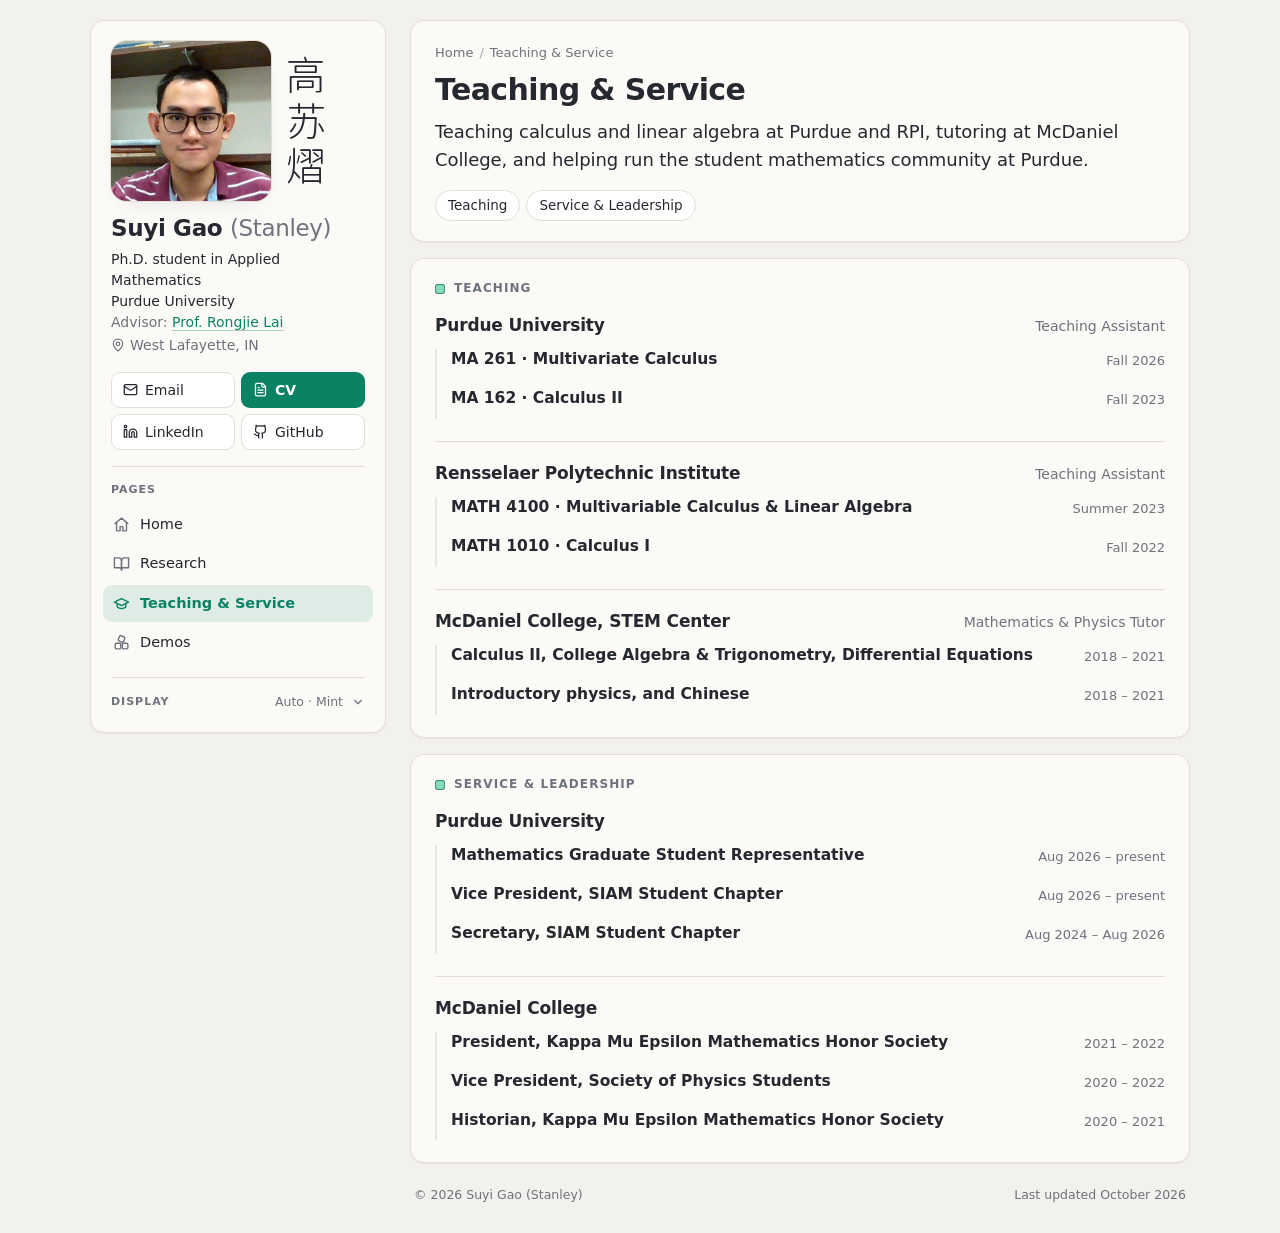
<file: teaching-service/index.html>
<!doctype html>
<html lang="en">
<head>
<meta charset="utf-8">
<meta name="viewport" content="width=device-width, initial-scale=1">
<meta name="color-scheme" content="light dark">
<title>Teaching &amp; Service · Suyi Gao (Stanley)</title>
<meta name="description" content="Teaching and service of Suyi Gao (Stanley): teaching assistant at Purdue University and Rensselaer Polytechnic Institute, tutor at McDaniel College, SIAM Student Chapter and graduate student representative at Purdue.">
<meta name="author" content="Suyi Gao">
<link rel="canonical" href="https://gaosu2718.github.io/teaching-service/">
<meta name="theme-color" content="#f2f1ed" media="(prefers-color-scheme: light)">
<meta name="theme-color" content="#121419" media="(prefers-color-scheme: dark)">
<meta property="og:type" content="website">
<meta property="og:title" content="Teaching &amp; Service · Suyi Gao (Stanley)">
<meta property="og:description" content="Teaching at Purdue, RPI and McDaniel College; service with SIAM and the Purdue mathematics graduate students.">
<meta property="og:url" content="https://gaosu2718.github.io/teaching-service/">
<meta property="og:image" content="https://gaosu2718.github.io/assets/img/profile.jpg">
<meta name="twitter:card" content="summary">
<link rel="icon" href="data:image/svg+xml,%3Csvg xmlns='http://www.w3.org/2000/svg' viewBox='0 0 40 40'%3E%3Crect x='2' y='2' width='36' height='36' rx='9' fill='%230b8263'/%3E%3Ctext x='20' y='26.6' font-family='system-ui,-apple-system,Segoe UI,Roboto,Helvetica,Arial,sans-serif' font-size='17' font-weight='700' fill='%23fff' text-anchor='middle'%3ESG%3C/text%3E%3C/svg%3E">
<link rel="stylesheet" href="../assets/css/style.css">
<script>
  /* Apply the saved theme and colour before the first paint, so a dark page never flashes light. */
  (function () {
    var d = document.documentElement;
    d.classList.add('js');
    try {
      var t = localStorage.getItem('homepage.theme');
      if (t === 'light' || t === 'dark') d.setAttribute('data-theme', t);
      var p = localStorage.getItem('homepage.palette');
      if (p && /^[a-z]+$/.test(p)) d.setAttribute('data-palette', p);
    } catch (e) {}
  })();
</script>
<script defer src="../assets/js/site.js"></script>
</head>
<body>

<!-- Icons (Lucide-style strokes, as in Pivot Cubes); use with <svg><use href="#i-name"/></svg> -->
<svg width="0" height="0" style="position:absolute" aria-hidden="true">
  <symbol id="i-down" viewBox="0 0 24 24"><path d="m6 9 6 6 6-6"/></symbol>
  <symbol id="i-file" viewBox="0 0 24 24"><path d="M15 2H6a2 2 0 0 0-2 2v16a2 2 0 0 0 2 2h12a2 2 0 0 0 2-2V7Z"/><path d="M14 2v4a2 2 0 0 0 2 2h4"/><path d="M16 13H8"/><path d="M16 17H8"/><path d="M10 9H8"/></symbol>
  <symbol id="i-mail" viewBox="0 0 24 24"><rect width="20" height="16" x="2" y="4" rx="2"/><path d="m22 7-8.97 5.7a1.94 1.94 0 0 1-2.06 0L2 7"/></symbol>
  <symbol id="i-linkedin" viewBox="0 0 24 24"><path d="M16 8a6 6 0 0 1 6 6v7h-4v-7a2 2 0 0 0-2-2 2 2 0 0 0-2 2v7h-4v-7a6 6 0 0 1 6-6z"/><rect width="4" height="12" x="2" y="9"/><circle cx="4" cy="4" r="2"/></symbol>
  <symbol id="i-github" viewBox="0 0 24 24"><path d="M15 22v-4a4.8 4.8 0 0 0-1-3.5c3 0 6-2 6-5.5.08-1.25-.27-2.48-1-3.5.28-1.15.28-2.35 0-3.5 0 0-1 0-3 1.5-2.64-.5-5.36-.5-8 0C6 2 5 2 5 2c-.3 1.15-.3 2.35 0 3.5A5.4 5.4 0 0 0 4 9c0 3.5 3 5.5 6 5.5-.39.49-.68 1.05-.85 1.65-.17.6-.22 1.23-.15 1.85v4"/><path d="M9 18c-4.51 2-5-2-7-2"/></symbol>
  <symbol id="i-pin" viewBox="0 0 24 24"><path d="M20 10c0 5-5.54 10.19-7.4 11.8a1 1 0 0 1-1.2 0C9.54 20.19 4 15 4 10a8 8 0 0 1 16 0"/><circle cx="12" cy="10" r="3"/></symbol>
  <symbol id="i-home" viewBox="0 0 24 24"><path d="M3 10.5 12 3l9 7.5"/><path d="M5 9v11a1 1 0 0 0 1 1h4v-6h4v6h4a1 1 0 0 0 1-1V9"/></symbol>
  <symbol id="i-book" viewBox="0 0 24 24"><path d="M2 4h6a4 4 0 0 1 4 4v13a3 3 0 0 0-3-3H2z"/><path d="M22 4h-6a4 4 0 0 0-4 4v13a3 3 0 0 1 3-3h7z"/></symbol>
  <symbol id="i-cap" viewBox="0 0 24 24"><path d="M22 10 12 5 2 10l10 5 10-5z"/><path d="M6 12v5c3 3 9 3 12 0v-5"/></symbol>
  <symbol id="i-cubes" viewBox="0 0 24 24"><rect x="3" y="13" width="8" height="8" rx="2"/><rect x="13" y="13" width="8" height="8" rx="2"/><rect x="8" y="3" width="8" height="8" rx="2" transform="rotate(25 12 7)"/></symbol>
</svg>

<!-- ===== Site header: below 1000px wide, in place of the left bar.  The same on every page
     (only the ../ prefix and aria-current change). ===== -->
<header class="site-header">
  <div class="sh-inner">
    <a class="sh-brand" href="../"><span class="sh-mark" aria-hidden="true">SG</span><span class="sh-name">Suyi Gao <span class="aka">(Stanley)</span></span></a>
    <nav class="sh-nav" aria-label="Site">
      <a href="../">Home</a>
      <a href="../research/">Research</a>
      <a href="../teaching-service/" aria-current="page">Teaching &amp; Service</a>
      <a href="../demos/">Demos</a>
      <a href="../assets/files/Suyi_Gao_CV.pdf">CV</a>
    </nav>
    <div class="sh-tools">
      <button type="button" class="sh-btn sh-display-btn" data-pop aria-controls="site-pop" aria-expanded="false" aria-label="Theme and colors" title="Theme and colors"><svg viewBox="0 0 24 24" aria-hidden="true"><circle cx="12" cy="12" r="8.5"/><path class="fill" d="M12 3.5a8.5 8.5 0 0 1 0 17z"/></svg></button>
      <button type="button" class="sh-btn sh-menu-btn" data-pop aria-controls="site-pop" aria-expanded="false" aria-label="Menu" title="Menu"><svg viewBox="0 0 24 24" aria-hidden="true"><path d="M4 7h16M4 12h16M4 17h16"/></svg></button>
    </div>
    <div class="sh-pop" id="site-pop" hidden>
      <nav class="pop-nav" aria-label="Site menu">
        <a href="../">Home</a>
        <a href="../research/">Research</a>
        <a href="../teaching-service/" aria-current="page">Teaching &amp; Service</a>
        <a href="../demos/">Demos</a>
        <a href="../assets/files/Suyi_Gao_CV.pdf">CV (PDF)<svg class="ico" aria-hidden="true"><use href="#i-file"/></svg></a>
      </nav>
      <div class="pop-display">
        <h2>Display</h2>
        <div class="seg" role="radiogroup" aria-label="Theme">
          <label><input type="radio" name="theme" value="auto" data-theme-opt checked><span>Auto</span></label>
          <label><input type="radio" name="theme" value="light" data-theme-opt><span>Light</span></label>
          <label><input type="radio" name="theme" value="dark" data-theme-opt><span>Dark</span></label>
        </div>
        <div class="field-row"><span>Colors</span><span class="palette-name">Mint</span></div>
        <div class="swatches" role="radiogroup" aria-label="Colors"></div>
      </div>
    </div>
  </div>
</header>

<div class="page">

  <!-- ===== Left bar: from 1000px wide, a sticky side panel.  The same on every page (only the ../
       prefix and aria-current change).  Below 1000px the profile shows as a card on the home page
       only, and the page links and display settings move to the header. ===== -->
  <aside class="side panel" aria-label="Profile and site navigation">
    <div class="profile">
      <div class="portrait">
        <img class="photo" src="../assets/img/profile.jpg" width="426" height="426" alt="Portrait of Suyi Gao (Stanley)">
        <span class="cname" lang="zh-Hans" title="Gāo Sūyì">高苏熠</span>
      </div>
      <div class="who">
        <p class="name">Suyi Gao <span class="aka">(Stanley)</span></p>
        <p class="role">Ph.D. student in Applied Mathematics</p>
        <p class="role">Purdue University</p>
        <p class="role dim">Advisor: <a href="https://sites.google.com/view/rongjielai/">Prof. Rongjie Lai</a></p>
        <p class="role dim where"><svg class="ico" aria-hidden="true"><use href="#i-pin"/></svg>West Lafayette, IN</p>
      </div>
    </div>

    <div class="actions">
      <a class="btn" href="mailto:gao757@purdue.edu"><svg aria-hidden="true"><use href="#i-mail"/></svg>Email</a>
      <a class="btn btn-primary" href="../assets/files/Suyi_Gao_CV.pdf"><svg aria-hidden="true"><use href="#i-file"/></svg>CV</a>
      <a class="btn" href="https://www.linkedin.com/in/gaosu2718/"><svg aria-hidden="true"><use href="#i-linkedin"/></svg>LinkedIn</a>
      <a class="btn" href="https://github.com/gaosu2718"><svg aria-hidden="true"><use href="#i-github"/></svg>GitHub</a>
      <!-- When you have them, add more in the same form, e.g.
      <a class="btn" href="https://scholar.google.com/citations?user=YOUR_ID"><svg aria-hidden="true"><use href="#i-out"/></svg>Scholar</a>
      <a class="btn" href="https://orcid.org/0000-0000-0000-0000"><svg aria-hidden="true"><use href="#i-out"/></svg>ORCID</a> -->
    </div>

    <nav class="group side-nav" aria-label="Pages">
      <h2>Pages</h2>
      <ul>
        <li><a href="../"><svg class="ico" aria-hidden="true"><use href="#i-home"/></svg>Home</a></li>
        <li><a href="../research/"><svg class="ico" aria-hidden="true"><use href="#i-book"/></svg>Research</a></li>
        <li><a href="../teaching-service/" aria-current="page"><svg class="ico" aria-hidden="true"><use href="#i-cap"/></svg>Teaching &amp; Service</a></li>
        <li><a href="../demos/"><svg class="ico" aria-hidden="true"><use href="#i-cubes"/></svg>Demos</a></li>
      </ul>
    </nav>

    <!-- Display settings: folded away by default; the summary shows the current choices -->
    <details class="group side-display">
      <summary><span class="sum-label">Display</span><span class="sum-value" data-display-summary>Auto · Mint</span><svg class="ico chev" aria-hidden="true"><use href="#i-down"/></svg></summary>
      <div class="display-body">
        <div class="seg" role="radiogroup" aria-label="Theme">
          <label><input type="radio" name="theme-side" value="auto" data-theme-opt checked><span>Auto</span></label>
          <label><input type="radio" name="theme-side" value="light" data-theme-opt><span>Light</span></label>
          <label><input type="radio" name="theme-side" value="dark" data-theme-opt><span>Dark</span></label>
        </div>
        <div class="field-row"><span>Colors</span><span class="palette-name">Mint</span></div>
        <div class="swatches" role="radiogroup" aria-label="Colors"></div>
      </div>
    </details>
  </aside>

  <main class="main">

    <section class="panel page-head" aria-labelledby="h-page">
      <nav class="crumbs" aria-label="Breadcrumb"><a href="../">Home</a><span class="sep" aria-hidden="true">/</span><span>Teaching &amp; Service</span></nav>
      <h1 id="h-page">Teaching &amp; Service</h1>
      <p class="lead">Teaching calculus and linear algebra at Purdue and RPI, tutoring at McDaniel
        College, and helping run the student mathematics community at Purdue.</p>
      <nav class="jump" aria-label="On this page">
        <a href="#teaching">Teaching</a>
        <a href="#service">Service &amp; Leadership</a>
      </nav>
    </section>

    <!-- ===== Teaching: one .org per institution, newest first; one .entry per course ===== -->
    <section class="panel section" id="teaching" aria-labelledby="h-teaching">
      <h2 class="label" id="h-teaching">Teaching</h2>

      <div class="org">
        <div class="org-head"><h3>Purdue University</h3><span class="role">Teaching Assistant</span></div>
        <ul class="entries">
          <li class="entry">
            <span class="entry-title">MA 261 · Multivariate Calculus</span>
            <span class="entry-when">Fall 2026</span>
          </li>
          <li class="entry">
            <span class="entry-title">MA 162 · Calculus II</span>
            <span class="entry-when">Fall 2023</span>
          </li>
        </ul>
      </div>

      <div class="org">
        <div class="org-head"><h3>Rensselaer Polytechnic Institute</h3><span class="role">Teaching Assistant</span></div>
        <ul class="entries">
          <li class="entry">
            <span class="entry-title">MATH 4100 · Multivariable Calculus &amp; Linear Algebra</span>
            <span class="entry-when">Summer 2023</span>
          </li>
          <li class="entry">
            <span class="entry-title">MATH 1010 · Calculus I</span>
            <span class="entry-when">Fall 2022</span>
          </li>
        </ul>
      </div>

      <div class="org">
        <div class="org-head"><h3>McDaniel College, STEM Center</h3><span class="role">Mathematics &amp; Physics Tutor</span></div>
        <ul class="entries">
          <li class="entry">
            <span class="entry-title">Calculus II, College Algebra &amp; Trigonometry, Differential Equations</span>
            <span class="entry-when">2018 – 2021</span>
          </li>
          <li class="entry">
            <span class="entry-title">Introductory physics, and Chinese</span>
            <span class="entry-when">2018 – 2021</span>
          </li>
        </ul>
      </div>
    </section>

    <!-- ===== Service & leadership: one .org per institution, newest first ===== -->
    <section class="panel section" id="service" aria-labelledby="h-service">
      <h2 class="label" id="h-service">Service &amp; Leadership</h2>

      <div class="org">
        <div class="org-head"><h3>Purdue University</h3></div>
        <ul class="entries">
          <li class="entry">
            <span class="entry-title">Mathematics Graduate Student Representative</span>
            <span class="entry-when">Aug 2026 – present</span>
          </li>
          <li class="entry">
            <span class="entry-title">Vice President, SIAM Student Chapter</span>
            <span class="entry-when">Aug 2026 – present</span>
          </li>
          <li class="entry">
            <span class="entry-title">Secretary, SIAM Student Chapter</span>
            <span class="entry-when">Aug 2024 – Aug 2026</span>
          </li>
        </ul>
      </div>

      <div class="org">
        <div class="org-head"><h3>McDaniel College</h3></div>
        <ul class="entries">
          <li class="entry">
            <span class="entry-title">President, Kappa Mu Epsilon Mathematics Honor Society</span>
            <span class="entry-when">2021 – 2022</span>
          </li>
          <li class="entry">
            <span class="entry-title">Vice President, Society of Physics Students</span>
            <span class="entry-when">2020 – 2022</span>
          </li>
          <li class="entry">
            <span class="entry-title">Historian, Kappa Mu Epsilon Mathematics Honor Society</span>
            <span class="entry-when">2020 – 2021</span>
          </li>
        </ul>
      </div>
    </section>

    <footer class="foot">
      <span>© 2026 Suyi Gao (Stanley)</span>
      <span>Last updated October 2026</span>
    </footer>
  </main>
</div>
</body>
</html>
</file>
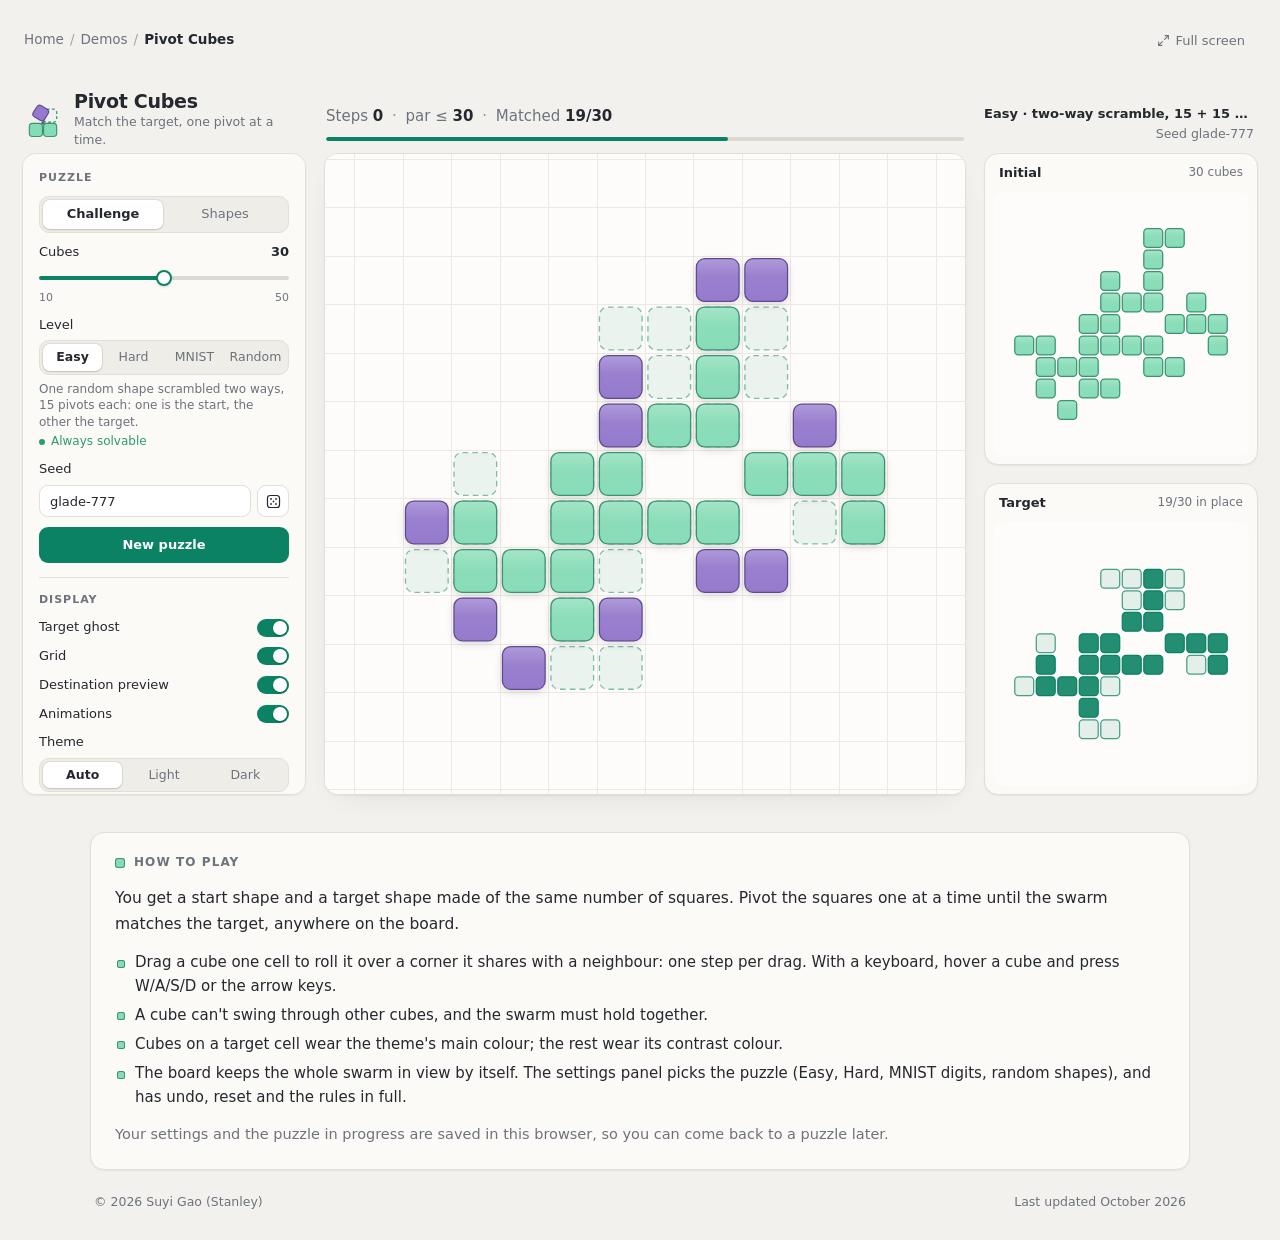
<file: demos/pivot-cubes/index.html>
<!doctype html>
<html lang="en">
<head>
<meta charset="utf-8">
<meta name="viewport" content="width=device-width, initial-scale=1">
<meta name="color-scheme" content="light dark">
<title>Pivot Cubes · Demos · Suyi Gao (Stanley)</title>
<meta name="description" content="Pivot Cubes, a browser puzzle: reshape a swarm of squares, one pivot at a time, until it matches the target shape. Plays with a mouse, keyboard or touch.">
<meta name="author" content="Suyi Gao">
<link rel="canonical" href="https://gaosu2718.github.io/demos/pivot-cubes/">
<meta name="theme-color" content="#f2f1ed" media="(prefers-color-scheme: light)">
<meta name="theme-color" content="#121419" media="(prefers-color-scheme: dark)">
<meta property="og:type" content="website">
<meta property="og:title" content="Pivot Cubes">
<meta property="og:description" content="Reshape a swarm of squares, one pivot at a time, until it matches the target shape.">
<meta property="og:url" content="https://gaosu2718.github.io/demos/pivot-cubes/">
<meta name="twitter:card" content="summary">
<link rel="icon" href="data:image/svg+xml,%3Csvg xmlns='http://www.w3.org/2000/svg' viewBox='0 0 40 40'%3E%3Crect x='2' y='2' width='36' height='36' rx='9' fill='%230b8263'/%3E%3Ctext x='20' y='26.6' font-family='system-ui,-apple-system,Segoe UI,Roboto,Helvetica,Arial,sans-serif' font-size='17' font-weight='700' fill='%23fff' text-anchor='middle'%3ESG%3C/text%3E%3C/svg%3E">
<link rel="stylesheet" href="../../assets/css/style.css">
<script>
  /* Apply the saved theme and colour before the first paint, so a dark page never flashes light. */
  (function () {
    var d = document.documentElement;
    d.classList.add('js');
    try {
      var t = localStorage.getItem('homepage.theme');
      if (t === 'light' || t === 'dark') d.setAttribute('data-theme', t);
      var p = localStorage.getItem('homepage.palette');
      if (p && /^[a-z]+$/.test(p)) d.setAttribute('data-palette', p);
    } catch (e) {}
  })();
</script>
<script defer src="../../assets/js/site.js"></script>
<script defer src="../../assets/js/demo.js"></script>
</head>
<body>

<!-- Icons (Lucide-style strokes, as in Pivot Cubes); use with <svg><use href="#i-name"/></svg> -->
<svg width="0" height="0" style="position:absolute" aria-hidden="true">
  <symbol id="i-file" viewBox="0 0 24 24"><path d="M15 2H6a2 2 0 0 0-2 2v16a2 2 0 0 0 2 2h12a2 2 0 0 0 2-2V7Z"/><path d="M14 2v4a2 2 0 0 0 2 2h4"/><path d="M16 13H8"/><path d="M16 17H8"/><path d="M10 9H8"/></symbol>
  <symbol id="i-expand" viewBox="0 0 24 24"><path d="M15 3h6v6"/><path d="M9 21H3v-6"/><path d="M21 3l-7 7"/><path d="M3 21l7-7"/></symbol>
</svg>

<!-- ===== Site header: below 1000px wide.  The same on every page (only the ../ prefix and
     aria-current change).  This page has no left bar, so the game gets the whole width; from 1000px
     the breadcrumbs above the game lead back to the site. ===== -->
<header class="site-header">
  <div class="sh-inner">
    <a class="sh-brand" href="../../"><span class="sh-mark" aria-hidden="true">SG</span><span class="sh-name">Suyi Gao <span class="aka">(Stanley)</span></span></a>
    <nav class="sh-nav" aria-label="Site">
      <a href="../../">Home</a>
      <a href="../../research/">Research</a>
      <a href="../../teaching-service/">Teaching &amp; Service</a>
      <a href="../" aria-current="page">Demos</a>
      <a href="../../assets/files/Suyi_Gao_CV.pdf">CV</a>
    </nav>
    <div class="sh-tools">
      <button type="button" class="sh-btn sh-display-btn" data-pop aria-controls="site-pop" aria-expanded="false" aria-label="Theme and colors" title="Theme and colors"><svg viewBox="0 0 24 24" aria-hidden="true"><circle cx="12" cy="12" r="8.5"/><path class="fill" d="M12 3.5a8.5 8.5 0 0 1 0 17z"/></svg></button>
      <button type="button" class="sh-btn sh-menu-btn" data-pop aria-controls="site-pop" aria-expanded="false" aria-label="Menu" title="Menu"><svg viewBox="0 0 24 24" aria-hidden="true"><path d="M4 7h16M4 12h16M4 17h16"/></svg></button>
    </div>
    <div class="sh-pop" id="site-pop" hidden>
      <nav class="pop-nav" aria-label="Site menu">
        <a href="../../">Home</a>
        <a href="../../research/">Research</a>
        <a href="../../teaching-service/">Teaching &amp; Service</a>
        <a href="../" aria-current="page">Demos</a>
        <a href="../../assets/files/Suyi_Gao_CV.pdf">CV (PDF)<svg class="ico" aria-hidden="true"><use href="#i-file"/></svg></a>
      </nav>
      <div class="pop-display">
        <h2>Display</h2>
        <div class="seg" role="radiogroup" aria-label="Theme">
          <label><input type="radio" name="theme" value="auto" data-theme-opt checked><span>Auto</span></label>
          <label><input type="radio" name="theme" value="light" data-theme-opt><span>Light</span></label>
          <label><input type="radio" name="theme" value="dark" data-theme-opt><span>Dark</span></label>
        </div>
        <div class="field-row"><span>Colors</span><span class="palette-name">Mint</span></div>
        <div class="swatches" role="radiogroup" aria-label="Colors"></div>
      </div>
    </div>
  </div>
</header>

<div class="page wide">

  <main class="main">
    <h1 class="sr-only">Pivot Cubes</h1>
    <div class="demo-bar">
      <nav class="crumbs" aria-label="Breadcrumb"><a href="../../">Home</a><span class="sep" aria-hidden="true">/</span><a href="../">Demos</a><span class="sep" aria-hidden="true">/</span><strong>Pivot Cubes</strong></nav>
      <a class="btn btn-sm btn-quiet" href="play/" title="Open the game on its own"><svg aria-hidden="true"><use href="#i-expand"/></svg>Full screen</a>
    </div>

    <!-- The game lives in play/ (a copy of ~/cubes/game, refreshed by sync.sh) and runs here in a
         borderless frame; ../../assets/js/demo.js sizes it and keeps its theme in step with the site.
         data-palettes lists the colour themes the game itself knows; data-frame-css is a stylesheet of
         this site's own that demo.js adds inside the game (phone-width layout touches). -->
    <div class="game-wrap">
      <iframe class="game-frame" title="Pivot Cubes: drag a cube to pivot it" data-src="play/"
              data-palettes="mint indigo ocean sunset grape slate" data-frame-css="frame.css"
              allow="clipboard-write"></iframe>
      <noscript><p class="noscript">Pivot Cubes needs JavaScript to run. Turn it on and reload this page.</p></noscript>
    </div>

    <section class="panel section demo-about" id="about" aria-labelledby="h-about">
      <h2 class="label" id="h-about">How to play</h2>
      <p>You get a start shape and a target shape made of the same number of squares. Pivot the squares
        one at a time until the swarm matches the target, anywhere on the board.</p>
      <ul class="highlights">
        <li>Drag a cube one cell to roll it over a corner it shares with a neighbour: one step per drag.
          With a keyboard, hover a cube and press W/A/S/D or the arrow keys.</li>
        <li>A cube can't swing through other cubes, and the swarm must hold together.</li>
        <li>Cubes on a target cell wear the theme's main colour; the rest wear its contrast colour.</li>
        <li>The board keeps the whole swarm in view by itself. The settings panel picks the puzzle
          (Easy, Hard, MNIST digits, random shapes), and has undo, reset and the rules in full.</li>
      </ul>
      <p class="note-line">Your settings and the puzzle in progress are saved in this browser, so you
        can come back to a puzzle later.</p>
    </section>

    <footer class="foot">
      <span>© 2026 Suyi Gao (Stanley)</span>
      <span>Last updated October 2026</span>
    </footer>
  </main>
</div>
</body>
</html>
</file>
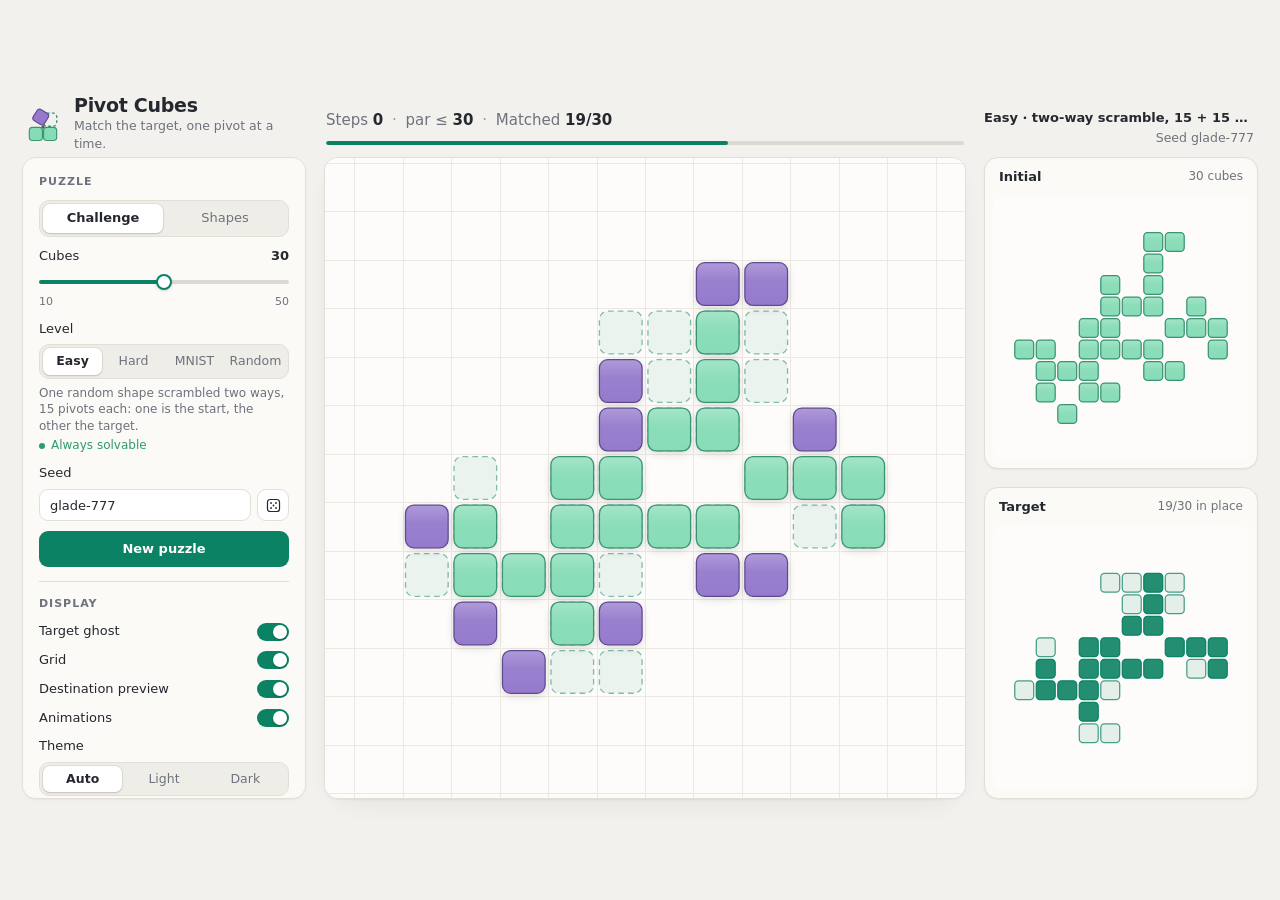
<file: demos/pivot-cubes/play/index.html>
<!doctype html>
<html lang="en">
<head>
<meta charset="utf-8">
<meta name="viewport" content="width=device-width, initial-scale=1">
<meta name="color-scheme" content="light dark">
<meta name="description" content="Pivot Cubes: a browser puzzle. Reshape a swarm of squares, one pivot at a time, until it matches the target shape.">
<title>Pivot Cubes</title>
<link rel="icon" href="data:image/svg+xml,%3Csvg xmlns='http://www.w3.org/2000/svg' viewBox='0 0 40 40'%3E%3Crect x='20.6' y='8.6' width='13.8' height='13.8' rx='3.4' fill='none' stroke='%230b8263' stroke-width='1.6' stroke-dasharray='3 2.4'/%3E%3Crect x='5.6' y='23.6' width='13.8' height='13.8' rx='3.4' fill='%2386dcb6' stroke='%233a9472' stroke-width='1.2'/%3E%3Crect x='20.6' y='23.6' width='13.8' height='13.8' rx='3.4' fill='%2386dcb6' stroke='%233a9472' stroke-width='1.2'/%3E%3Crect x='5.6' y='8.6' width='13.8' height='13.8' rx='3.4' fill='%239479cc' stroke='%235f4a91' stroke-width='1.2' transform='rotate(32 20 23)'/%3E%3C/svg%3E">
<link rel="stylesheet" href="style.css">
<script>
  /* Error banner, installed first so a failure in any later script is visible. */
  (function () {
    var shown = 0;
    function show(msg) {
      var bar = document.getElementById('errbar');
      if (!bar) {
        document.addEventListener('DOMContentLoaded', function () { show(msg); });
        return;
      }
      if (++shown > 4) return;
      var line = document.createElement('div');
      line.className = 'errbar-line';
      line.textContent = msg;
      bar.querySelector('.errbar-list').appendChild(line);
      bar.hidden = false;
    }
    window.pcShowError = show;
    window.onerror = function (msg, src, line, col) {
      var where = src ? ' (' + String(src).split('/').pop() + ':' + line + (col ? ':' + col : '') + ')' : '';
      show(String(msg) + where);
    };
    window.addEventListener('unhandledrejection', function (e) {
      show('Unhandled promise rejection: ' + (e.reason && e.reason.message ? e.reason.message : e.reason));
    });
    // A script that fails to load raises no error event: catch that here (e.g. js/ not copied along,
    // or a sandboxed frame opened from file://, where browsers refuse to load the scripts).
    window.addEventListener('load', function () {
      if (window.CubeApp || shown) return;
      show('The game scripts did not load. Keep index.html, style.css and the js/ folder together' +
        (location.protocol === 'file:' && window.parent !== window ? '; inside a sandboxed frame, serve the page over http(s)' : '') + '.');
    });
  })();
</script>
</head>
<body>
<div id="errbar" class="errbar" role="alert" hidden>
  <div class="errbar-list"><strong>Something went wrong.</strong></div>
  <button type="button" class="errbar-close" aria-label="Dismiss" onclick="this.parentNode.hidden = true">&times;</button>
</div>

<div class="app">
  <header class="brand">
    <svg class="logo" viewBox="0 0 40 40" aria-hidden="true">
      <rect class="logo-ghost" x="20.6" y="8.6" width="13.8" height="13.8" rx="3.4"/>
      <rect class="logo-on" x="5.6" y="23.6" width="13.8" height="13.8" rx="3.4"/>
      <rect class="logo-on" x="20.6" y="23.6" width="13.8" height="13.8" rx="3.4"/>
      <rect class="logo-off" x="5.6" y="8.6" width="13.8" height="13.8" rx="3.4" transform="rotate(32 20 23)"/>
      <circle class="logo-hinge" cx="20" cy="23" r="1.7"/>
    </svg>
    <div>
      <h1>Pivot Cubes</h1>
      <p>Match the target, one pivot at a time.</p>
    </div>
  </header>

  <aside class="settings panel" id="settings" aria-label="Settings" data-mode="challenge">
    <section class="group" aria-labelledby="gPuzzle">
      <h2 id="gPuzzle">Puzzle</h2>
      <div class="seg" role="radiogroup" aria-label="Puzzle mode">
        <label><input type="radio" name="mode" value="challenge"><span>Challenge</span></label>
        <label><input type="radio" name="mode" value="shapes"><span>Shapes</span></label>
      </div>

      <div class="field">
        <div class="field-row"><label for="nRange">Cubes</label><output id="nOut" for="nRange">30</output></div>
        <input type="range" id="nRange" min="10" max="50" step="1" value="30">
        <div class="range-ends" aria-hidden="true"><span id="nMinLabel">10</span><span id="nMaxLabel">50</span></div>
      </div>

      <div class="only-challenge">
        <div class="field">
          <div class="field-row"><span id="levelLabel">Level</span></div>
          <div class="seg seg-sm" role="radiogroup" aria-labelledby="levelLabel" id="levelSeg">
            <label><input type="radio" name="level" value="easy"><span>Easy</span></label>
            <label><input type="radio" name="level" value="hard"><span>Hard</span></label>
            <label><input type="radio" name="level" value="mnist"><span>MNIST</span></label>
            <label><input type="radio" name="level" value="random"><span>Random</span></label>
          </div>
          <p class="note" id="levelBlurb"></p>
          <p class="solv" id="levelSolv"></p>
        </div>
      </div>

      <div class="only-shapes">
        <div class="field-pair">
          <div class="field">
            <label for="startSel">Start</label>
            <select id="startSel" class="input"></select>
            <select id="startDigit" class="input digit-sel" aria-label="Start digit" hidden></select>
          </div>
          <div class="field">
            <label for="targetSel">Target</label>
            <select id="targetSel" class="input"></select>
            <select id="targetDigit" class="input digit-sel" aria-label="Target digit" hidden></select>
          </div>
        </div>
        <p class="note" id="shapesNote">Solvability not checked.</p>
      </div>

      <div class="field" id="seedField">
        <label for="seedInput">Seed</label>
        <div class="seed-row">
          <input type="text" id="seedInput" class="input" spellcheck="false" autocomplete="off" maxlength="40">
          <button type="button" class="btn btn-icon" id="diceBtn" title="Random seed" aria-label="Random seed">
            <svg viewBox="0 0 24 24" aria-hidden="true"><rect x="3.5" y="3.5" width="17" height="17" rx="4"/><circle cx="8.5" cy="8.5" r="1.3" class="dot"/><circle cx="15.5" cy="15.5" r="1.3" class="dot"/><circle cx="15.5" cy="8.5" r="1.3" class="dot"/><circle cx="8.5" cy="15.5" r="1.3" class="dot"/><circle cx="12" cy="12" r="1.3" class="dot"/></svg>
          </button>
        </div>
      </div>

      <button type="button" class="btn btn-primary btn-block" id="newBtn" title="New puzzle (N)">New puzzle</button>
    </section>

    <section class="group" aria-labelledby="gDisplay">
      <h2 id="gDisplay">Display</h2>
      <label class="toggle"><span>Target ghost</span><input type="checkbox" id="optGhost"><i class="track" aria-hidden="true"></i></label>
      <label class="toggle"><span>Grid</span><input type="checkbox" id="optGrid"><i class="track" aria-hidden="true"></i></label>
      <label class="toggle"><span>Destination preview</span><input type="checkbox" id="optPreview"><i class="track" aria-hidden="true"></i></label>
      <label class="toggle"><span>Animations</span><input type="checkbox" id="optAnim"><i class="track" aria-hidden="true"></i></label>
      <div class="field">
        <div class="field-row"><span id="themeLabel">Theme</span></div>
        <div class="seg seg-sm" role="radiogroup" aria-labelledby="themeLabel">
          <label><input type="radio" name="theme" value="auto"><span>Auto</span></label>
          <label><input type="radio" name="theme" value="light"><span>Light</span></label>
          <label><input type="radio" name="theme" value="dark"><span>Dark</span></label>
        </div>
      </div>
      <div class="field">
        <div class="field-row"><span id="paletteLabel">Colors</span><span class="field-val" id="paletteName">Mint</span></div>
        <div class="swatches" role="radiogroup" aria-labelledby="paletteLabel" id="paletteSeg"></div>
      </div>
    </section>

    <section class="group" aria-labelledby="gActions">
      <h2 id="gActions">Actions</h2>
      <div class="actions">
        <button type="button" class="btn" id="undoBtn" title="Undo (Ctrl+Z)"><svg viewBox="0 0 24 24" aria-hidden="true"><path d="M9 14 4 9l5-5"/><path d="M4 9h10.5a5.5 5.5 0 0 1 0 11H11"/></svg>Undo</button>
        <button type="button" class="btn" id="redoBtn" title="Redo (Ctrl+Shift+Z)"><svg viewBox="0 0 24 24" aria-hidden="true"><path d="m15 14 5-5-5-5"/><path d="M20 9H9.5a5.5 5.5 0 0 0 0 11H13"/></svg>Redo</button>
        <button type="button" class="btn" id="resetBtn" title="Reset to the start (R)"><svg viewBox="0 0 24 24" aria-hidden="true"><path d="M3 12a9 9 0 1 0 9-9 9.75 9.75 0 0 0-6.74 2.74L3 8"/><path d="M3 3v5h5"/></svg>Reset</button>
        <button type="button" class="btn" id="fitBtn" title="Fit view (F)"><svg viewBox="0 0 24 24" aria-hidden="true"><path d="M8 3H5a2 2 0 0 0-2 2v3"/><path d="M21 8V5a2 2 0 0 0-2-2h-3"/><path d="M3 16v3a2 2 0 0 0 2 2h3"/><path d="M16 21h3a2 2 0 0 0 2-2v-3"/></svg>Fit view</button>
        <button type="button" class="btn" id="exportBtn" title="Download your steps as a cubes-schedule-v1 JSON file"><svg viewBox="0 0 24 24" aria-hidden="true"><path d="M21 15v4a2 2 0 0 1-2 2H5a2 2 0 0 1-2-2v-4"/><path d="m7 10 5 5 5-5"/><path d="M12 15V3"/></svg>Export JSON</button>
        <button type="button" class="btn" id="linkBtn" title="Copy a link to this puzzle"><svg viewBox="0 0 24 24" aria-hidden="true"><path d="M10 13a5 5 0 0 0 7.54.54l3-3a5 5 0 0 0-7.07-7.07l-1.72 1.71"/><path d="M14 11a5 5 0 0 0-7.54-.54l-3 3a5 5 0 0 0 7.07 7.07l1.71-1.71"/></svg>Copy link</button>
      </div>
    </section>

    <section class="group legend" aria-labelledby="gRules">
      <h2 id="gRules">How it moves</h2>
      <ul>
        <li>A cube rolls over a corner it shares with a touching cube: one beside it, or one diagonally across that corner.</li>
        <li>It can't swing through other cubes.</li>
        <li>The swarm must hold together. Cubes hold by sharing an edge, or by touching at two corners (a pincer or a Λ); one corner alone doesn't hold.</li>
        <li>A cube that would land hanging on one corner rolls on around it instead.</li>
      </ul>
    </section>

    <section class="group legend" aria-labelledby="gControls">
      <h2 id="gControls">Controls</h2>
      <ul>
        <li>Drag a cube one cell: one step per drag</li>
        <li id="legendKeys" hidden>Hover a cube, then <kbd>W</kbd><kbd>A</kbd><kbd>S</kbd><kbd>D</kbd> or arrows: one step per press</li>
        <li>The view follows the swarm by itself</li>
        <li>Cube colour: <i class="key-sw" aria-hidden="true"></i>on a target cell, <i class="key-sw off" aria-hidden="true"></i>not yet</li>
        <li><kbd>Ctrl</kbd>+<kbd>Z</kbd> undo · <kbd>Ctrl</kbd>+<kbd>Shift</kbd>+<kbd>Z</kbd> redo</li>
        <li><kbd>R</kbd> reset · <kbd>N</kbd> new · <kbd>F</kbd> fit · <kbd>G</kbd> ghost · <kbd>T</kbd> theme</li>
      </ul>
    </section>
  </aside>

  <div class="hud">
    <div class="hud-row">
      <div class="hud-stats" aria-live="polite">
        <span class="stat"><span class="stat-label">Steps</span> <b id="hudMoves">0</b></span>
        <span class="stat" id="hudParWrap"> <span class="sep">·</span> <span class="stat-label">par ≤</span> <b id="hudPar">0</b></span>
        <span class="stat"> <span class="sep">·</span> <span class="stat-label">Matched</span> <b id="hudMatched">0/0</b></span>
      </div>
    </div>
    <div class="progress" id="hudBar" role="progressbar" aria-label="Cubes in place" aria-valuemin="0" aria-valuemax="100" aria-valuenow="0"><i></i></div>
  </div>

  <div class="meta" id="hudMeta" aria-live="polite"></div>

  <main class="stage" id="stage" aria-label="Playground">
    <canvas id="board" aria-label="Playground: drag a cube to pivot it"></canvas>
    <div class="status" id="status" role="status" aria-live="polite"><i class="status-dot" aria-hidden="true"></i><span id="statusText"></span></div>
    <div class="win" id="win" role="dialog" aria-labelledby="winTitle" aria-hidden="true">
      <div class="win-card">
        <div class="win-badge" aria-hidden="true">
          <svg viewBox="0 0 24 24"><path d="M20 6 9 17l-5-5"/></svg>
        </div>
        <h2 id="winTitle">Solved in 0 steps</h2>
        <p class="win-sub" id="winSub"></p>
        <div class="win-actions">
          <button type="button" class="btn btn-primary" id="winNext">Next puzzle</button>
          <button type="button" class="btn" id="winExport">Export JSON</button>
          <button type="button" class="btn btn-quiet" id="winKeep">Keep playing</button>
        </div>
      </div>
    </div>
    <div class="win confirm" id="confirm" role="alertdialog" aria-modal="true" aria-labelledby="confirmTitle" aria-describedby="confirmText" aria-hidden="true">
      <div class="win-card">
        <h2 id="confirmTitle">Start a new puzzle?</h2>
        <p class="win-sub" id="confirmText"></p>
        <div class="win-actions">
          <button type="button" class="btn btn-primary" id="confirmYes">New puzzle</button>
          <button type="button" class="btn btn-quiet" id="confirmNo">Keep playing</button>
        </div>
      </div>
    </div>
  </main>

  <aside class="side" aria-label="Initial and target shapes">
    <section class="panel thumb-panel">
      <div class="thumb-head"><h2>Initial</h2><span class="thumb-cap" id="capStart"></span></div>
      <div class="thumb-body"><canvas id="thumbStart" aria-label="Initial shape"></canvas></div>
    </section>
    <section class="panel thumb-panel">
      <div class="thumb-head"><h2>Target</h2><span class="thumb-cap" id="capTarget"></span></div>
      <div class="thumb-body"><canvas id="thumbTarget" aria-label="Target shape"></canvas></div>
    </section>
  </aside>
</div>

<script defer src="js/datasets.js"></script>
<script defer src="js/rules.js"></script>
<script defer src="js/shapes.js"></script>
<script defer src="js/game.js"></script>
<script defer src="js/render.js"></script>
<script defer src="js/input.js"></script>
<script defer src="js/app.js"></script>
</body>
</html>
</file>
<file: assets/css/style.css>
/* Suyi Gao (Stanley): academic homepage.
 * The look is borrowed from Pivot Cubes (demos/pivot-cubes/play/style.css): the same paper-and-panel
 * tokens, the same colour themes (Mint is the default), and the same controls (segmented switch,
 * swatches, buttons, toast).  Light/dark (data-theme) and the colour theme (data-palette) are
 * independent, as in the game.  Plain CSS, no build step. */

/* ---------- theme tokens (as in the game) ---------- */
:root {
  color-scheme: light;
  --bg: #f2f1ed;
  --panel: #fbfaf7;
  --panel-2: #efede7;
  --panel-border: #e2dfd7;
  --text: #25282f;
  --text-dim: #6e727c;
  --accent-ink: #ffffff;
  --board: #fdfcfa;
  --grid: #ece9e2;
  --shadow: rgba(38, 40, 48, 0.16);
  --shadow-soft: rgba(38, 40, 48, 0.06);
  --seg-on: #ffffff;
  --btn: #ffffff;
  --btn-hover: #f4f2ed;
}

@media (prefers-color-scheme: dark) {
  :root:not([data-theme="light"]) {
    color-scheme: dark;
    --bg: #121419;
    --panel: #191c23;
    --panel-2: #12151a;
    --panel-border: #2a2f39;
    --text: #e4e6eb;
    --text-dim: #959aa6;
    --accent-ink: #10121a;
    --board: #161920;
    --grid: #232832;
    --shadow: rgba(0, 0, 0, 0.5);
    --shadow-soft: rgba(0, 0, 0, 0.25);
    --seg-on: #2a2f3a;
    --btn: #20242c;
    --btn-hover: #282d37;
  }
}

:root[data-theme="dark"] {
  color-scheme: dark;
  --bg: #121419;
  --panel: #191c23;
  --panel-2: #12151a;
  --panel-border: #2a2f39;
  --text: #e4e6eb;
  --text-dim: #959aa6;
  --accent-ink: #10121a;
  --board: #161920;
  --grid: #232832;
  --shadow: rgba(0, 0, 0, 0.5);
  --shadow-soft: rgba(0, 0, 0, 0.25);
  --seg-on: #2a2f3a;
  --btn: #20242c;
  --btn-hover: #282d37;
}

/* ---------- colour themes ----------
 * The same six as the game (keep the two in step), Mint first as the default.  Each theme sets
 * the accent and the two cube colours (main and contrast), in a light (-l) and a dark (-d) variant.
 * The two cube colours differ in lightness as well as hue, so they stay apart under colour
 * blindness.  The selectors match any element, so a swatch that carries data-palette shows its own
 * theme.
 *
 * Mint: a light mint main colour with a plum contrast.  The accent is a deeper mint so links and
 * buttons keep 4.5:1 contrast on the light panels; in dark mode the accent is the mint itself. */
:root,
[data-palette="mint"] {
  --acc-l: 11, 130, 99;   --on-l: #86dcb6; --on-line-l: #3a9472; --off-l: #9479cc; --off-line-l: #5f4a91;
  --acc-d: 122, 223, 182; --on-d: #74cfa8; --on-line-d: #2f7f5f; --off-d: #9d86d8; --off-line-d: #5e4b94;
}
[data-palette="indigo"] {
  --acc-l: 84, 104, 219;  --on-l: #7d92e8; --on-line-l: #4c5da5; --off-l: #f8bf6c; --off-line-l: #b38236;
  --acc-d: 141, 156, 255; --on-d: #7186db; --on-line-d: #425199; --off-d: #f1bd73; --off-line-d: #a37734;
}
[data-palette="ocean"] {
  --acc-l: 6, 127, 148;   --on-l: #01aac6; --on-line-l: #066f82; --off-l: #feb992; --off-line-l: #c1774c;
  --acc-d: 21, 194, 225;  --on-d: #079db6; --on-line-d: #016374; --off-d: #ffb48a; --off-line-d: #b06d47;
}
[data-palette="sunset"] {
  --acc-l: 182, 78, 16;   --on-l: #d97c50; --on-line-l: #984a23; --off-l: #c4c4ff; --off-line-l: #8582cc;
  --acc-d: 241, 146, 102; --on-d: #cc7044; --on-line-d: #8b3e15; --off-d: #c1c0ff; --off-line-d: #7a77ba;
}
[data-palette="grape"] {
  --acc-l: 146, 82, 173;  --on-l: #b67ecf; --on-line-l: #7c4c91; --off-l: #e3ca69; --off-line-l: #a18b32;
  --acc-d: 205, 148, 230; --on-d: #aa72c2; --on-line-d: #704184; --off-d: #dec770; --off-line-d: #937f31;
}
[data-palette="slate"] {
  --acc-l: 100, 115, 134; --on-l: #8e99a8; --on-line-l: #5b6470; --off-l: #ffba81; --off-line-l: #bd7b41;
  --acc-d: 162, 175, 193; --on-d: #828d9c; --on-line-d: #505965; --off-d: #fcb67c; --off-line-d: #ac713e;
}

:root, .swatch {
  --accent: rgb(var(--acc-l));
  --accent-soft: rgba(var(--acc-l), 0.12);
  --accent-line: rgba(var(--acc-l), 0.35);
  --focus: rgba(var(--acc-l), 0.45);
  --cube-on: var(--on-l);
  --cube-on-line: var(--on-line-l);
  --cube-off: var(--off-l);
  --cube-off-line: var(--off-line-l);
}

@media (prefers-color-scheme: dark) {
  :root:not([data-theme="light"]),
  :root:not([data-theme="light"]) .swatch {
    --accent: rgb(var(--acc-d));
    --accent-soft: rgba(var(--acc-d), 0.16);
    --accent-line: rgba(var(--acc-d), 0.4);
    --focus: rgba(var(--acc-d), 0.5);
    --cube-on: var(--on-d);
    --cube-on-line: var(--on-line-d);
    --cube-off: var(--off-d);
    --cube-off-line: var(--off-line-d);
  }
}

:root[data-theme="dark"],
:root[data-theme="dark"] .swatch {
  --accent: rgb(var(--acc-d));
  --accent-soft: rgba(var(--acc-d), 0.16);
  --accent-line: rgba(var(--acc-d), 0.4);
  --focus: rgba(var(--acc-d), 0.5);
  --cube-on: var(--on-d);
  --cube-on-line: var(--on-line-d);
  --cube-off: var(--off-d);
  --cube-off-line: var(--off-line-d);
}

/* ---------- layout tokens ---------- */
:root {
  --vh: 100vh;
  --pad: 20px;
  --gap: 16px;
  --side-w: 296px;
  --wide: 1140px;       /* the page: left bar and main column */
  --header-h: 60px;     /* the top header, shown only below 1000px */
  --radius: 14px;
  --radius-sm: 9px;
  --mono: ui-monospace, SFMono-Regular, Menlo, Consolas, "Liberation Mono", monospace;
}
@supports (height: 100dvh) {
  :root { --vh: 100dvh; }
}
@media (max-width: 759.98px) {
  :root { --header-h: 54px; }
}
/* From 1000px the left bar holds the page links and display settings, so there is no top header.
 * (A demo page has neither: the breadcrumbs above the game lead back to the site.) */
@media (min-width: 1000px) {
  :root { --header-h: 0px; }
  .site-header { display: none; }
}

/* ---------- base ---------- */
*, *::before, *::after { box-sizing: border-box; }
[hidden] { display: none !important; }

html { -webkit-text-size-adjust: 100%; scroll-behavior: smooth; }
@media (prefers-reduced-motion: reduce) { html { scroll-behavior: auto; } }

body {
  margin: 0;
  background: var(--bg);
  color: var(--text);
  font: 16px/1.6 system-ui, -apple-system, "Segoe UI", Roboto, "Helvetica Neue", Arial, sans-serif;
  -webkit-font-smoothing: antialiased;
  text-rendering: optimizeLegibility;
  overflow-wrap: break-word;
  transition: background-color 0.2s ease, color 0.2s ease;
}

h1, h2, h3, p, ul, ol, dl, dd, figure { margin: 0; }
ul, ol { padding: 0; list-style: none; }

a {
  color: var(--accent);
  text-decoration: underline;
  text-decoration-color: var(--accent-line);
  text-decoration-thickness: 1px;
  text-underline-offset: 3px;
  transition: text-decoration-color 0.15s ease, color 0.15s ease, background-color 0.15s ease;
}
a:hover { text-decoration-color: currentColor; }
:focus-visible { outline: 2px solid var(--focus); outline-offset: 2px; border-radius: 4px; }

svg use { pointer-events: none; }

/* for screen readers only */
.sr-only {
  position: absolute;
  width: 1px;
  height: 1px;
  overflow: hidden;
  clip-path: inset(50%);
  white-space: nowrap;
}

.panel {
  background: var(--panel);
  border: 1px solid var(--panel-border);
  border-radius: var(--radius);
  box-shadow: 0 1px 2px var(--shadow-soft);
}

.ico {
  width: 15px;
  height: 15px;
  flex: none;
  fill: none;
  stroke: currentColor;
  stroke-width: 2;
  stroke-linecap: round;
  stroke-linejoin: round;
}

/* ---------- site header: below 1000px wide, in place of the left bar ---------- */
.site-header {
  position: sticky;
  top: 0;
  z-index: 30;
  background: color-mix(in srgb, var(--bg) 84%, transparent);
  -webkit-backdrop-filter: saturate(1.4) blur(10px);
  backdrop-filter: saturate(1.4) blur(10px);
  border-bottom: 1px solid var(--panel-border);
}
.sh-inner {
  position: relative;
  display: flex;
  align-items: center;
  gap: 16px;
  max-width: var(--wide);
  height: var(--header-h);
  margin: 0 auto;
  padding: 0 var(--pad);
}
.sh-brand {
  display: flex;
  align-items: center;
  gap: 10px;
  min-width: 0;
  color: var(--text);
  font-size: 15.5px;
  font-weight: 650;
  letter-spacing: -0.01em;
  text-decoration: none;
  white-space: nowrap;
}
.sh-brand:hover { color: var(--text); }
.sh-mark {
  display: grid;
  place-items: center;
  flex: none;
  width: 30px;
  height: 30px;
  border-radius: 9px;
  background: var(--accent);
  color: var(--accent-ink);
  font-size: 12.5px;
  font-weight: 700;
  letter-spacing: 0.02em;
}
.sh-name { overflow: hidden; text-overflow: ellipsis; }
.sh-name .aka { font-weight: 500; color: var(--text-dim); }

.sh-nav { display: flex; align-items: center; gap: 2px; margin-left: auto; }
.sh-nav a, .pop-nav a {
  display: flex;
  align-items: center;
  gap: 6px;
  color: var(--text-dim);
  text-decoration: none;
  white-space: nowrap;
}
.sh-nav a { padding: 6px 11px; border-radius: 9px; font-size: 14px; }
.sh-nav a:hover { color: var(--text); background: var(--panel-2); }
.sh-nav a[aria-current="page"], .pop-nav a[aria-current="page"] {
  color: var(--accent);
  background: var(--accent-soft);
  font-weight: 600;
}

.sh-tools { display: flex; align-items: center; gap: 6px; }
.sh-btn {
  display: grid;
  place-items: center;
  width: 36px;
  height: 36px;
  padding: 0;
  border: 1px solid var(--panel-border);
  border-radius: var(--radius-sm);
  background: var(--btn);
  color: var(--text-dim);
  cursor: pointer;
  transition: background-color 0.12s ease, color 0.12s ease, border-color 0.12s ease;
}
.sh-btn:hover { background: var(--btn-hover); color: var(--text); }
.sh-btn[aria-expanded="true"] { color: var(--accent); border-color: var(--accent-line); background: var(--accent-soft); }
.sh-btn svg { width: 18px; height: 18px; fill: none; stroke: currentColor; stroke-width: 1.8; stroke-linecap: round; stroke-linejoin: round; }
.sh-btn svg .fill { fill: currentColor; stroke: none; }
.sh-menu-btn { display: none; }

/* the drop-down: display settings on tablets; on phones, the page links as well */
.sh-pop {
  position: absolute;
  top: calc(var(--header-h) - 2px);
  right: var(--pad);
  z-index: 31;
  width: 284px;
  /* it hangs from the sticky header, so on a short screen (a phone held sideways) it scrolls */
  max-height: calc(var(--vh) - var(--header-h) - 8px);
  overflow-y: auto;
  overscroll-behavior: contain;
  padding: 6px 16px 14px;
  border: 1px solid var(--panel-border);
  border-radius: var(--radius);
  background: var(--panel);
  box-shadow: 0 18px 40px -16px var(--shadow), 0 2px 6px var(--shadow-soft);
}
.pop-nav { display: none; }
.pop-display { display: flex; flex-direction: column; gap: 10px; padding-top: 10px; }
.pop-display h2 {
  font-size: 11px;
  font-weight: 650;
  letter-spacing: 0.09em;
  text-transform: uppercase;
  color: var(--text-dim);
}

@media (max-width: 759.98px) {
  :root { --pad: 16px; }
  .sh-inner { gap: 10px; }
  .sh-nav, .sh-display-btn { display: none; }
  .sh-tools { margin-left: auto; }
  .sh-menu-btn { display: grid; }
  .sh-pop { left: 12px; right: 12px; width: auto; }
  .pop-nav { display: block; margin: 4px -6px 6px; padding-bottom: 6px; border-bottom: 1px solid var(--panel-border); }
  .pop-nav a { min-height: 46px; padding: 0 10px; border-radius: 10px; font-size: 16px; color: var(--text); }
  .pop-nav a:hover { background: var(--panel-2); }
  .pop-nav a .ico { margin-left: auto; color: var(--text-dim); }
}
@media (max-width: 359.98px) {
  .sh-name .aka { display: none; }
}
/* Without the script there is no drop-down: show the page links in a second row instead. */
html:not(.js) .sh-tools { display: none; }
@media (max-width: 759.98px) {
  html:not(.js) .sh-inner { flex-wrap: wrap; height: auto; padding-top: 10px; padding-bottom: 8px; }
  html:not(.js) .sh-nav { display: flex; flex-wrap: wrap; margin-left: -10px; }
}

/* ---------- controls (from the game) ---------- */
/* segmented control: radios dressed as a pill track */
.seg {
  display: grid;
  grid-auto-flow: column;
  grid-auto-columns: minmax(0, 1fr);
  gap: 2px;
  padding: 3px;
  background: var(--panel-2);
  border: 1px solid var(--panel-border);
  border-radius: 10px;
}
.seg label { position: relative; display: block; min-width: 0; }
.seg input {
  position: absolute;
  inset: 0;
  width: 100%;
  height: 100%;
  margin: 0;
  opacity: 0;
  cursor: pointer;
}
.seg span {
  display: block;
  padding: 5px 4px;
  border-radius: 7px;
  text-align: center;
  font-size: 13px;
  color: var(--text-dim);
  white-space: nowrap;
  transition: background-color 0.15s ease, color 0.15s ease, box-shadow 0.15s ease;
  pointer-events: none;
}
.seg label:hover span { color: var(--text); }
.seg input:checked + span {
  background: var(--seg-on);
  color: var(--text);
  font-weight: 600;
  box-shadow: 0 1px 2px var(--shadow), 0 0 0 1px var(--panel-border);
}
.seg input:focus-visible + span { outline: 2px solid var(--focus); outline-offset: 1px; }

.field-row { display: flex; align-items: baseline; justify-content: space-between; gap: 10px; font-size: 13px; }
.palette-name { color: var(--text-dim); font-size: 12.5px; }

/* colour-theme swatches: radios dressed as chips split into the two cube colours */
.swatches { display: flex; flex-wrap: wrap; gap: 7px; padding: 2px; }
.swatch { position: relative; display: block; flex: none; width: 30px; height: 30px; }
.swatch input {
  position: absolute;
  inset: 0;
  width: 100%;
  height: 100%;
  margin: 0;
  opacity: 0;
  cursor: pointer;
}
.swatch-chip {
  display: block;
  width: 100%;
  height: 100%;
  border-radius: 9px;
  background: linear-gradient(135deg, var(--cube-on) 50%, var(--cube-off) 50%);
  box-shadow: inset 0 0 0 1px rgba(0, 0, 0, 0.1);
  pointer-events: none;
  transition: box-shadow 0.15s ease, transform 0.15s ease;
}
.swatch:hover .swatch-chip { transform: translateY(-1px); }
.swatch input:checked + .swatch-chip { box-shadow: inset 0 0 0 1px rgba(0, 0, 0, 0.1), 0 0 0 2px var(--panel), 0 0 0 4px var(--accent); }
.swatch input:focus-visible + .swatch-chip { outline: 2px solid var(--focus); outline-offset: 5px; }

/* buttons */
.btn {
  display: inline-flex;
  align-items: center;
  justify-content: center;
  gap: 7px;
  height: 36px;
  padding: 0 13px;
  border: 1px solid var(--panel-border);
  border-radius: var(--radius-sm);
  background: var(--btn);
  color: var(--text);
  font: inherit;
  font-size: 14px;
  line-height: 1;
  white-space: nowrap;
  text-decoration: none;
  cursor: pointer;
  transition: background-color 0.12s ease, border-color 0.12s ease, color 0.12s ease;
}
.btn:hover { background: var(--btn-hover); color: var(--text); }
.btn:active { transform: translateY(1px); }
.btn:focus-visible { outline: 2px solid var(--focus); outline-offset: 1px; }
.btn svg {
  width: 15px;
  height: 15px;
  flex: none;
  fill: none;
  stroke: currentColor;
  stroke-width: 2;
  stroke-linecap: round;
  stroke-linejoin: round;
}
.btn svg.solid { fill: currentColor; stroke: none; width: 13px; height: 13px; }
.btn-primary {
  background: var(--accent);
  border-color: transparent;
  color: var(--accent-ink);
  font-weight: 600;
}
.btn-primary:hover { background: color-mix(in srgb, var(--accent), var(--text) 12%); color: var(--accent-ink); }
.btn-quiet { background: transparent; border-color: transparent; color: var(--text-dim); }
.btn-quiet:hover { background: var(--panel-2); color: var(--text); }
.btn-sm { height: 30px; padding: 0 10px; gap: 5px; font-size: 13px; border-radius: 8px; }
.btn-sm svg { width: 13px; height: 13px; }
.btn .chev { transition: transform 0.2s ease; }
.btn[aria-expanded="true"] { border-color: var(--accent-line); color: var(--accent); background: var(--accent-soft); }
.btn[aria-expanded="true"] .chev { transform: rotate(180deg); }

/* bigger touch targets on phones and tablets */
@media (pointer: coarse) {
  .btn { height: 40px; }
  .btn-sm { height: 36px; padding: 0 12px; }
  .sh-btn { width: 40px; height: 40px; }
  .swatch { width: 34px; height: 34px; }
  .seg span { padding: 8px 4px; }
}

/* ---------- page grid: the left bar and a main column (one column below 1000px) ---------- */
.page {
  display: grid;
  gap: 12px;
  max-width: 760px;
  margin: 0 auto;
  padding: 14px var(--pad) 28px;
}
.main { display: grid; gap: 12px; min-width: 0; }

@media (min-width: 760px) {
  .page { gap: var(--gap); padding-top: var(--pad); }
  .main { gap: var(--gap); }
}
@media (min-width: 1000px) {
  .page {
    grid-template-columns: var(--side-w) minmax(0, 1fr);
    column-gap: 24px;
    align-items: start;
    max-width: var(--wide);
  }
  .page.wide { grid-template-columns: minmax(0, 1fr); }   /* a demo page: no left bar */
  .side {
    position: sticky;
    top: calc(var(--header-h) + var(--pad));
    max-height: calc(var(--vh) - var(--header-h) - 2 * var(--pad));
    overflow-y: auto;
    scrollbar-width: thin;
    scrollbar-color: var(--panel-border) transparent;
  }
}

/* ---------- left bar: profile, page links, display settings ---------- */
/* sticky from 1000px; below that, a card at the top of the home page */
.side { padding: 20px; }

/* The Chinese name in 寒蝉圆黑体 (Chill Round Gothic) Light, a rounded Hei: cut down to just these
 * three characters by `sync.sh font` (3 kB), so it looks the same on every device.  A light Hei
 * font already on the device is the fallback. */
@font-face {
  font-family: "Name Hei";
  src: url("../fonts/name.woff") format("woff");
  font-weight: 300;
  font-display: block;
  unicode-range: U+9AD8, U+82CF, U+71A0;   /* 高苏熠 */
}

.profile { display: grid; gap: 14px; }
.portrait { display: flex; align-items: center; gap: 14px; }
/* the name, written top to bottom beside the photo */
.cname {
  padding-top: 0.14em;    /* balances the letter spacing after the last character */
  color: var(--text);
  font-family: "Name Hei", "Noto Sans CJK SC", "Source Han Sans SC", "PingFang SC", "Heiti SC", "Microsoft YaHei", SimHei, sans-serif;
  font-size: 40px;
  font-weight: 300;
  line-height: 1;
  letter-spacing: 0.14em;
  writing-mode: vertical-rl;
  text-orientation: upright;
}
.photo {
  display: block;
  width: 160px;
  height: 160px;
  border-radius: 16px;
  object-fit: cover;
  background: var(--panel-2);
  box-shadow: 0 0 0 1px var(--panel-border), 0 10px 24px -14px var(--shadow);
}
.who .name {
  font-size: 23px;
  font-weight: 700;
  letter-spacing: -0.015em;
  line-height: 1.2;
  margin-bottom: 6px;
}
.who .aka { font-weight: 500; color: var(--text-dim); }
.role { font-size: 14px; line-height: 1.5; }
.role.dim { color: var(--text-dim); }
.where { display: flex; align-items: center; gap: 5px; margin-top: 2px; }
.where .ico { width: 14px; height: 14px; }

.actions {
  display: grid;
  grid-template-columns: 1fr 1fr;
  gap: 6px;
  margin-top: 16px;
}
.actions .btn { justify-content: flex-start; padding: 0 11px; }

.side .group {
  display: flex;
  flex-direction: column;
  gap: 10px;
  margin-top: 16px;
  padding-top: 14px;
  border-top: 1px solid var(--panel-border);
}
.side .group h2 {
  font-size: 11px;
  font-weight: 650;
  letter-spacing: 0.09em;
  text-transform: uppercase;
  color: var(--text-dim);
}
.side-nav ul { display: grid; gap: 2px; margin: -2px -8px 0; }
.side-nav a {
  display: flex;
  align-items: center;
  gap: 10px;
  padding: 7px 10px;
  border-radius: 9px;
  color: var(--text);
  font-size: 14.5px;
  text-decoration: none;
  transition: background-color 0.15s ease, color 0.15s ease;
}
.side-nav a .ico { width: 17px; height: 17px; color: var(--text-dim); }
.side-nav a:hover { background: var(--panel-2); }
.side-nav a[aria-current="page"] { background: var(--accent-soft); color: var(--accent); font-weight: 600; }
.side-nav a[aria-current="page"] .ico { color: var(--accent); }

/* Display settings fold away under a summary of the current choices */
.side .side-display { display: block; }
.side-display summary {
  display: flex;
  align-items: center;
  gap: 8px;
  margin: -5px -8px;
  padding: 5px 8px;
  border-radius: 8px;
  list-style: none;
  cursor: pointer;
}
.side-display summary::-webkit-details-marker { display: none; }
.side-display summary:hover { background: var(--panel-2); }
.sum-label {
  font-size: 11px;
  font-weight: 650;
  letter-spacing: 0.09em;
  text-transform: uppercase;
  color: var(--text-dim);
}
.sum-value { margin-left: auto; font-size: 12.5px; color: var(--text-dim); white-space: nowrap; }
.side-display .chev { width: 14px; height: 14px; color: var(--text-dim); transition: transform 0.2s ease; }
.side-display[open] .chev { transform: rotate(180deg); }
.display-body { display: flex; flex-direction: column; gap: 10px; margin-top: 14px; }
/* the settings need the script */
html:not(.js) .side-display { display: none !important; }

/* Below 1000px the bar is a profile card on the home page only; the header menu has the rest. */
@media (max-width: 999.98px) {
  .side { position: relative; padding: 16px; }
  .page:not(.home) .side, .side .group { display: none; }
  .profile { grid-template-columns: auto minmax(0, 1fr); align-items: center; gap: 16px; }
  .portrait { gap: 8px; }
  .photo { width: 92px; height: 92px; border-radius: 14px; }
  .cname { font-size: 26px; }
  .who .name { font-size: 21px; margin-bottom: 3px; }
  .role { font-size: 14px; }
  .actions { grid-template-columns: repeat(4, minmax(0, 1fr)); margin-top: 14px; }
  .actions .btn { justify-content: center; }
}
/* on phones the photo and the Chinese name sit to the right of the name and roles */
@media (max-width: 759.98px) {
  .profile { grid-template-columns: minmax(0, 1fr) auto; }
  .portrait { order: 1; }
}
@media (max-width: 520px) {
  .actions { grid-template-columns: 1fr 1fr; }
  .photo { width: 84px; height: 84px; }
  .cname { font-size: 24px; }
}

/* ---------- sections ---------- */
.section {
  position: relative;
  padding: 20px 24px 22px;
  container-type: inline-size;
  scroll-margin-top: calc(var(--header-h) + 14px);
}
@media (max-width: 560px) {
  .section { padding: 16px 16px 18px; }
}

.label {
  display: flex;
  align-items: center;
  gap: 9px;
  margin-bottom: 14px;
  font-size: 12px;
  font-weight: 650;
  letter-spacing: 0.09em;
  text-transform: uppercase;
  color: var(--text-dim);
}
/* a small cube in the theme's main colour, as on the game board */
.label::before {
  content: "";
  flex: none;
  width: 10px;
  height: 10px;
  border-radius: 3px;
  background: var(--cube-on);
  box-shadow: inset 0 0 0 1px var(--cube-on-line);
}
.sublabel {
  margin: 18px 0 10px;
  font-size: 11px;
  font-weight: 650;
  letter-spacing: 0.09em;
  text-transform: uppercase;
  color: var(--text-dim);
}

/* "more on another page" link at the end of a section */
.more {
  display: inline-flex;
  align-items: center;
  gap: 6px;
  margin-top: 16px;
  font-size: 14.5px;
  font-weight: 600;
  text-decoration: none;
}
.more .ico { transition: transform 0.15s ease; }
.more:hover .ico { transform: translateX(3px); }

/* ---------- page heading (inner pages) ---------- */
.page-head { padding: 22px 24px 20px; }
.crumbs {
  display: flex;
  flex-wrap: wrap;
  align-items: center;
  gap: 6px;
  margin-bottom: 8px;
  font-size: 13px;
  color: var(--text-dim);
}
.crumbs a { color: var(--text-dim); text-decoration: none; }
.crumbs a:hover { color: var(--accent); }
.crumbs .sep { opacity: 0.6; }
.page-head h1 {
  font-size: 30px;
  font-weight: 700;
  letter-spacing: -0.02em;
  line-height: 1.2;
}
.page-head .lead { margin-top: 10px; }
.jump { display: flex; flex-wrap: wrap; gap: 6px; margin-top: 16px; }
.jump a {
  padding: 4px 12px;
  border: 1px solid var(--panel-border);
  border-radius: 999px;
  background: var(--btn);
  color: var(--text);
  font-size: 13.5px;
  text-decoration: none;
}
.jump a:hover { border-color: var(--accent-line); color: var(--accent); }
@media (max-width: 560px) {
  .page-head { padding: 18px 16px; }
  .page-head h1 { font-size: 26px; }
}
@media (pointer: coarse) {
  .jump a { padding: 7px 14px; }
}

/* ---------- about ---------- */
#about p + p { margin-top: 0.8em; }
.lead { font-size: 18px; line-height: 1.55; letter-spacing: -0.005em; }
@media (max-width: 560px) { .lead { font-size: 17px; } }

.tags { display: flex; flex-wrap: wrap; gap: 6px; }
.tags li {
  padding: 3px 10px;
  border-radius: 999px;
  background: var(--accent-soft);
  font-size: 13px;
  line-height: 1.5;
}

/* ---------- news ---------- */
.news li {
  display: grid;
  grid-template-columns: 76px minmax(0, 1fr);
  gap: 14px;
  padding: 9px 0;
  border-top: 1px dashed var(--panel-border);
}
.news li:first-child { border-top: 0; padding-top: 0; }
.news li:last-child { padding-bottom: 0; }
.news time {
  padding-top: 2px;
  font-size: 13px;
  color: var(--text-dim);
  font-variant-numeric: tabular-nums;
  white-space: nowrap;
}
.news p { font-size: 15px; line-height: 1.55; }
@container (max-width: 440px) {
  .news li { grid-template-columns: minmax(0, 1fr); gap: 0; }
}

/* ---------- research projects ---------- */
.meta {
  display: flex;
  flex-wrap: wrap;
  align-items: center;
  gap: 4px 10px;
  font-size: 13px;
  color: var(--text-dim);
  font-variant-numeric: tabular-nums;
}
.badge {
  padding: 1px 9px;
  border-radius: 999px;
  background: var(--accent-soft);
  color: var(--accent);
  font-size: 11.5px;
  font-weight: 600;
  line-height: 1.6;
  text-decoration: none;
}
a.badge:hover { background: var(--accent); color: var(--accent-ink); }
.badge.quiet { background: var(--panel-2); color: var(--text-dim); }

.project h2 {
  margin: 8px 0 4px;
  font-size: 20px;
  font-weight: 650;
  letter-spacing: -0.01em;
  line-height: 1.3;
}
.project .with { font-size: 14px; color: var(--text-dim); margin-bottom: 12px; }
.project p { font-size: 15.5px; line-height: 1.65; }
.project p + p { margin-top: 0.75em; }
.highlights { display: grid; gap: 6px; margin-top: 14px; }
.highlights li {
  position: relative;
  padding-left: 20px;
  font-size: 15px;
  line-height: 1.55;
}
.highlights li::before {
  content: "";
  position: absolute;
  left: 2px;
  top: 0.55em;
  width: 8px;
  height: 8px;
  border-radius: 2.5px;
  background: var(--cube-on);
  box-shadow: inset 0 0 0 1px var(--cube-on-line);
}
.links { display: flex; flex-wrap: wrap; gap: 6px; margin-top: 16px; }

.figure {
  float: right;
  width: 280px;
  margin: 4px 0 12px 24px;
  text-align: center;
}
.figure svg {
  display: block;
  width: 100%;
  height: auto;
  padding: 14px 12px;
  border: 1px solid var(--panel-border);
  border-radius: 11px;
  background: var(--board);
  fill: none;
  stroke: var(--accent);
  stroke-width: 1px;
  stroke-linecap: round;
  stroke-linejoin: round;
}
.figure path { vector-effect: non-scaling-stroke; }
.figure figcaption { margin-top: 6px; font-size: 12.5px; line-height: 1.4; color: var(--text-dim); }
.project::after { content: ""; display: block; clear: both; }
@container (max-width: 600px) {
  .figure { float: none; width: min(320px, 100%); margin: 6px auto 14px; }
}

/* ---------- publications ---------- */
.pub {
  display: grid;
  grid-template-columns: 30px minmax(0, 1fr);
  padding: 16px 0;
  border-top: 1px solid var(--panel-border);
  scroll-margin-top: calc(var(--header-h) + 14px);
}
.pub:first-child { border-top: 0; padding-top: 0; }
.pub:last-child { padding-bottom: 0; }
.pub-num {
  padding-top: 2px;
  font-size: 13px;
  color: var(--text-dim);
  font-variant-numeric: tabular-nums;
}
.pub-title {
  display: block;
  font-size: 16.5px;
  font-weight: 650;
  line-height: 1.4;
  letter-spacing: -0.005em;
  color: var(--text);
  text-decoration: none;
}
.pub-title:hover { color: var(--accent); }
.pub-authors { margin-top: 4px; font-size: 14.5px; color: var(--text-dim); }
.pub-authors .me { color: var(--text); font-weight: 650; }
.pub-venue { font-size: 14px; color: var(--text-dim); }
.pub-actions { display: flex; flex-wrap: wrap; gap: 6px; margin-top: 10px; }
.pub-panel { margin-top: 10px; }
/* collapsed only when the script can open them; without it they stay visible */
.js .pub-panel:not(.open) { display: none; }
html:not(.js) [data-toggle], html:not(.js) [data-copy] { display: none; }
@container (max-width: 480px) {
  .pub { grid-template-columns: 26px minmax(0, 1fr); }
}

.abstract {
  padding: 12px 16px;
  border: 1px solid var(--panel-border);
  border-left: 3px solid var(--accent);
  border-radius: var(--radius-sm);
  background: var(--board);
  font-size: 14.5px;
  line-height: 1.6;
}
.math { font-family: "Cambria Math", "STIX Two Math", "Latin Modern Math", serif; white-space: nowrap; }

.bibtex { position: relative; }
.bibtex pre {
  margin: 0;
  padding: 12px 14px;
  overflow-x: auto;
  border: 1px solid var(--panel-border);
  border-radius: var(--radius-sm);
  background: var(--panel-2);
  font: 12.5px/1.6 var(--mono);
  color: var(--text);
}
.bibtex .copy { position: absolute; top: 6px; right: 6px; background: var(--panel-2); }
.bibtex .copy:hover { background: var(--btn-hover); }

/* ---------- entries: talks, teaching, education, service ---------- */
.entry {
  display: grid;
  grid-template-columns: minmax(0, 1fr) auto;
  column-gap: 20px;
  row-gap: 2px;
  padding: 12px 0;
  border-top: 1px solid var(--panel-border);
}
.entry:first-child { border-top: 0; padding-top: 0; }
.entry:last-child { padding-bottom: 0; }
.entry-title { grid-column: 1; font-size: 15.5px; font-weight: 600; line-height: 1.4; }
.entry-sub { grid-column: 1; font-size: 14.5px; line-height: 1.5; color: var(--text-dim); }
.entry-when {
  grid-column: 2;
  grid-row: 1 / span 2;
  padding-top: 2px;
  font-size: 13px;
  color: var(--text-dim);
  font-variant-numeric: tabular-nums;
  white-space: nowrap;
  text-align: right;
}
.kind {
  display: inline-block;
  margin-right: 8px;
  padding: 0 7px;
  border-radius: 6px;
  background: var(--accent-soft);
  color: var(--accent);
  font-size: 10.5px;
  font-weight: 700;
  letter-spacing: 0.07em;
  line-height: 1.75;
  text-transform: uppercase;
  vertical-align: 2px;
}
/* in a narrow panel the date moves above the title */
@container (max-width: 480px) {
  .entry { grid-template-columns: minmax(0, 1fr); }
  .entry-when { grid-column: 1; grid-row: 1; padding-top: 0; text-align: left; font-size: 12.5px; }
}

/* entries grouped under an institution (teaching & service page) */
.org + .org { margin-top: 22px; padding-top: 18px; border-top: 1px solid var(--panel-border); }
.org-head { display: flex; flex-wrap: wrap; align-items: baseline; justify-content: space-between; gap: 2px 12px; margin-bottom: 10px; }
.org-head h3 { font-size: 17px; font-weight: 650; letter-spacing: -0.01em; }
.org-head .role { color: var(--text-dim); font-size: 14px; }
.org .entries { padding-left: 14px; border-left: 2px solid var(--accent-soft); }
.org .entry { padding: 8px 0; border-top: 0; }
.org .entry:first-child { padding-top: 0; }
.org .entry-title { font-weight: 550; }
.org .entry-when { grid-row: 1; }

/* two panels side by side */
.pair { display: grid; gap: 12px; }
@media (min-width: 720px) {
  .pair { grid-template-columns: 1fr 1fr; }
}
@media (min-width: 760px) {
  .pair { gap: var(--gap); }
}

/* ---------- demo cards ---------- */
.demo-card { display: grid; gap: 12px 20px; }
@container (min-width: 560px) {
  .demo-card { grid-template-columns: 220px minmax(0, 1fr); align-items: center; }
}
.demo-board {
  display: grid;
  place-items: center;
  height: 150px;
  border: 1px solid var(--panel-border);
  border-radius: 11px;
  background-color: var(--board);
  background-image:
    linear-gradient(var(--grid) 1px, transparent 1px),
    linear-gradient(90deg, var(--grid) 1px, transparent 1px);
  background-size: 22px 22px;
  background-position: center;
  box-shadow: inset 0 1px 2px var(--shadow-soft);
  transition: border-color 0.15s ease;
}
.demo-board:hover { border-color: var(--accent-line); }
.demo-card h3, .demo-title { font-size: 17px; font-weight: 650; letter-spacing: -0.01em; }
.demo-title a { color: var(--text); text-decoration: none; }
.demo-title a:hover { color: var(--accent); }
.demo-card p { margin-top: 4px; font-size: 14.5px; line-height: 1.55; }
.demo-card .meta { margin-top: 8px; }
.demo-card .btn { margin-top: 14px; }

.logo { width: 76px; height: 76px; transition: transform 0.3s cubic-bezier(0.2, 0.9, 0.3, 1.2); }
.demo-board:hover .logo { transform: rotate(-6deg) scale(1.04); }
.logo-hinge { fill: var(--text); opacity: 0.75; }
.logo-on { fill: var(--cube-on); stroke: var(--cube-on-line); stroke-width: 1.2; }
.logo-off { fill: var(--cube-off); stroke: var(--cube-off-line); stroke-width: 1.2; }
.logo-ghost { fill: none; stroke: var(--accent); stroke-width: 1.4; stroke-dasharray: 3 2.4; opacity: 0.8; }

/* ---------- demo page: the game in a seamless frame, in the main column ---------- */
.demo-bar {
  display: flex;
  align-items: center;
  justify-content: space-between;
  gap: 12px;
  height: 40px;
  padding: 0 4px;
}
.demo-bar .crumbs { margin: 0; font-size: 13.5px; }
.demo-bar .crumbs strong { color: var(--text); font-weight: 600; }
.demo-bar .btn-sm { flex: none; }
/* The game spans the window, as it does on its own (Full screen): the page is as wide as the window,
 * and the frame runs edge to edge (the game has its own margins).  The text below it keeps the
 * usual reading width. */
.page.wide { max-width: none; }
.page.wide .demo-about, .page.wide .foot { width: 100%; max-width: calc(var(--wide) - 2 * var(--pad)); justify-self: center; }
.game-wrap { margin: 0 calc(-1 * var(--pad)); overflow: hidden; }
/* The frame reaches the bottom of the window when the game shows its three columns (a frame at least
 * 1000px wide, as in the game).  demo.js trims it to the game, sizes it to the game's whole height
 * when the game is one column (phones, tablets), and on a computer keeps the three columns in any
 * window: narrower than 1000px, the frame is drawn 1000px wide and scaled down to fit. */
.game-frame {
  display: block;
  width: 100%;
  height: max(620px, calc(var(--vh) - var(--header-h) - var(--pad) - 40px - var(--gap)));
  border: 0;
  transform-origin: 0 0;
}
.noscript { margin: 16px 4px; color: var(--text-dim); }
.demo-about p { font-size: 15.5px; line-height: 1.65; }
.demo-about .note-line { margin-top: 14px; color: var(--text-dim); font-size: 14.5px; }
@media (max-width: 759.98px) {
  .demo-bar .btn-sm { display: none; }   /* the frame already spans the screen */
}

/* ---------- contact ---------- */
.contact {
  display: grid;
  grid-template-columns: repeat(auto-fit, minmax(190px, 1fr));
  gap: 14px 24px;
}
.contact dt {
  margin-bottom: 4px;
  font-size: 11px;
  font-weight: 650;
  letter-spacing: 0.09em;
  text-transform: uppercase;
  color: var(--text-dim);
}
.contact dd { font-size: 15px; line-height: 1.55; overflow-wrap: anywhere; }

/* ---------- footer ---------- */
.foot {
  display: flex;
  flex-wrap: wrap;
  justify-content: space-between;
  gap: 4px 16px;
  padding: 6px 4px 0;
  font-size: 12.5px;
  color: var(--text-dim);
}
.foot a { color: var(--text-dim); }

/* ---------- toast (the game's status pill) ---------- */
.toast {
  position: fixed;
  left: 50%;
  bottom: 20px;
  z-index: 40;
  display: flex;
  align-items: center;
  gap: 9px;
  max-width: calc(100% - 32px);
  padding: 7px 14px 7px 12px;
  border: 1px solid var(--panel-border);
  border-radius: 999px;
  background: var(--panel);
  box-shadow: 0 8px 24px -10px var(--shadow), 0 1px 2px var(--shadow-soft);
  color: var(--text);
  font-size: 13px;
  line-height: 1.35;
  pointer-events: none;
  opacity: 0;
  transform: translate(-50%, 6px);
  transition: opacity 0.35s ease, transform 0.35s ease;
}
.toast.show { opacity: 1; transform: translate(-50%, 0); transition-duration: 0.15s; }
.toast-dot { flex: none; width: 7px; height: 7px; border-radius: 50%; background: var(--accent); }

/* ---------- 404 ---------- */
.lost {
  display: grid;
  place-items: center;
  min-height: var(--vh);
  padding: 16px;
}
.lost .panel {
  width: min(380px, 100%);
  padding: 26px 24px 22px;
  text-align: center;
}
.lost .logo { width: 64px; height: 64px; margin: 0 auto 10px; display: block; }
.lost h1 { font-size: 20px; font-weight: 700; letter-spacing: -0.01em; }
.lost p { margin: 6px 0 18px; font-size: 14px; color: var(--text-dim); }

/* ---------- motion, print ---------- */
/* no transitions until the first frame has painted (controls appear in their final state) */
html:not(.ready) *, html:not(.ready) *::before, html:not(.ready) *::after { transition: none !important; }

@media (prefers-reduced-motion: reduce) {
  *, *::before, *::after { transition-duration: 0.01ms !important; animation-duration: 0.01ms !important; }
}

@media print {
  body { background: #fff; color: #000; font-size: 11pt; }
  .site-header, .sh-pop, .side .group, .actions, .pub-actions, .links, .demo-board, .toast, .jump { display: none !important; }
  .page { display: block; max-width: none; padding: 0; }
  .side { position: static; max-height: none; overflow: visible; }
  .panel { box-shadow: none; border: 0; }
  .section, .page-head { padding: 10px 0; break-inside: avoid; }
}
</file>
<file: demos/pivot-cubes/play/style.css>
/* Pivot Cubes: layout and theme.  Colour comes from the cubes; the chrome stays neutral with a
 * single accent.  Light/dark (data-theme) and the colour theme (data-palette) are independent.
 * The app reads the canvas tokens (--board, --grid, --ghost-*, --danger, --ok, --accent, --text,
 * --shadow, --cube-*) with getComputedStyle and hands them to the renderer. */

/* ---------- theme tokens ---------- */
:root {
  color-scheme: light;
  --bg: #f2f1ed;
  --panel: #fbfaf7;
  --panel-2: #efede7;
  --panel-border: #e2dfd7;
  --text: #25282f;
  --text-dim: #6e727c;
  --accent-ink: #ffffff;
  --board: #fdfcfa;
  --grid: #ece9e2;
  --danger: #d6504b;
  --ok: #2e9b6b;
  --shadow: rgba(38, 40, 48, 0.16);
  --shadow-soft: rgba(38, 40, 48, 0.06);
  --seg-on: #ffffff;
  --track: #dcd9d1;
  --knob: #ffffff;
  --btn: #ffffff;
  --btn-hover: #f4f2ed;
  --input: #ffffff;
  --scrim: rgba(253, 252, 250, 0.35);
}

@media (prefers-color-scheme: dark) {
  :root:not([data-theme="light"]) {
    color-scheme: dark;
    --bg: #121419;
    --panel: #191c23;
    --panel-2: #12151a;
    --panel-border: #2a2f39;
    --text: #e4e6eb;
    --text-dim: #959aa6;
    --accent-ink: #10121a;
    --board: #161920;
    --grid: #232832;
    --danger: #ef6f6c;
    --ok: #4cc38a;
    --shadow: rgba(0, 0, 0, 0.5);
    --shadow-soft: rgba(0, 0, 0, 0.25);
    --seg-on: #2a2f3a;
    --track: #2f3440;
    --knob: #e4e6eb;
    --btn: #20242c;
    --btn-hover: #282d37;
    --input: #12151a;
    --scrim: rgba(22, 25, 32, 0.4);
  }
}

:root[data-theme="dark"] {
  color-scheme: dark;
  --bg: #121419;
  --panel: #191c23;
  --panel-2: #12151a;
  --panel-border: #2a2f39;
  --text: #e4e6eb;
  --text-dim: #959aa6;
  --accent-ink: #10121a;
  --board: #161920;
  --grid: #232832;
  --danger: #ef6f6c;
  --ok: #4cc38a;
  --shadow: rgba(0, 0, 0, 0.5);
  --shadow-soft: rgba(0, 0, 0, 0.25);
  --seg-on: #2a2f3a;
  --track: #2f3440;
  --knob: #e4e6eb;
  --btn: #20242c;
  --btn-hover: #282d37;
  --input: #12151a;
  --scrim: rgba(22, 25, 32, 0.4);
}

/* ---------- colour themes ----------
 * A colour theme sets the accent (controls, target ghost) and the two cube colours: main (--on),
 * for a cube on a target cell, and contrast (--off), for one that is not; the two differ in
 * lightness as well as hue.  Each token comes in a light (-l) and a dark (-d) variant, and the
 * blocks after the themes pick one.  The theme selectors match any element, so a swatch that
 * carries data-palette shows its own theme.
 *
 * Mint (the default) pairs a light mint main colour with a plum contrast; its light-mode accent is
 * a deeper mint so the controls keep 4.5:1 contrast. */
:root,
[data-palette="mint"] {
  --acc-l: 11, 130, 99;   --on-l: #86dcb6; --on-line-l: #3a9472; --off-l: #9479cc; --off-line-l: #5f4a91;
  --acc-d: 122, 223, 182; --on-d: #74cfa8; --on-line-d: #2f7f5f; --off-d: #9d86d8; --off-line-d: #5e4b94;
}
[data-palette="indigo"] {
  --acc-l: 84, 104, 219;  --on-l: #7d92e8; --on-line-l: #4c5da5; --off-l: #f8bf6c; --off-line-l: #b38236;
  --acc-d: 141, 156, 255; --on-d: #7186db; --on-line-d: #425199; --off-d: #f1bd73; --off-line-d: #a37734;
}
[data-palette="ocean"] {
  --acc-l: 6, 127, 148;   --on-l: #01aac6; --on-line-l: #066f82; --off-l: #feb992; --off-line-l: #c1774c;
  --acc-d: 21, 194, 225;  --on-d: #079db6; --on-line-d: #016374; --off-d: #ffb48a; --off-line-d: #b06d47;
}
[data-palette="sunset"] {
  --acc-l: 182, 78, 16;   --on-l: #d97c50; --on-line-l: #984a23; --off-l: #c4c4ff; --off-line-l: #8582cc;
  --acc-d: 241, 146, 102; --on-d: #cc7044; --on-line-d: #8b3e15; --off-d: #c1c0ff; --off-line-d: #7a77ba;
}
[data-palette="grape"] {
  --acc-l: 146, 82, 173;  --on-l: #b67ecf; --on-line-l: #7c4c91; --off-l: #e3ca69; --off-line-l: #a18b32;
  --acc-d: 205, 148, 230; --on-d: #aa72c2; --on-line-d: #704184; --off-d: #dec770; --off-line-d: #937f31;
}
[data-palette="slate"] {
  --acc-l: 100, 115, 134; --on-l: #8e99a8; --on-line-l: #5b6470; --off-l: #ffba81; --off-line-l: #bd7b41;
  --acc-d: 162, 175, 193; --on-d: #828d9c; --on-line-d: #505965; --off-d: #fcb67c; --off-line-d: #ac713e;
}

:root, .swatch {
  --accent: rgb(var(--acc-l));
  --accent-soft: rgba(var(--acc-l), 0.12);
  --ghost-fill: rgba(var(--acc-l), 0.07);
  --ghost-stroke: rgba(var(--acc-l), 0.5);
  --focus: rgba(var(--acc-l), 0.45);
  --cube-on: var(--on-l);
  --cube-on-line: var(--on-line-l);
  --cube-off: var(--off-l);
  --cube-off-line: var(--off-line-l);
}

@media (prefers-color-scheme: dark) {
  :root:not([data-theme="light"]),
  :root:not([data-theme="light"]) .swatch {
    --accent: rgb(var(--acc-d));
    --accent-soft: rgba(var(--acc-d), 0.16);
    --ghost-fill: rgba(var(--acc-d), 0.08);
    --ghost-stroke: rgba(var(--acc-d), 0.55);
    --focus: rgba(var(--acc-d), 0.5);
    --cube-on: var(--on-d);
    --cube-on-line: var(--on-line-d);
    --cube-off: var(--off-d);
    --cube-off-line: var(--off-line-d);
  }
}

:root[data-theme="dark"],
:root[data-theme="dark"] .swatch {
  --accent: rgb(var(--acc-d));
  --accent-soft: rgba(var(--acc-d), 0.16);
  --ghost-fill: rgba(var(--acc-d), 0.08);
  --ghost-stroke: rgba(var(--acc-d), 0.55);
  --focus: rgba(var(--acc-d), 0.5);
  --cube-on: var(--on-d);
  --cube-on-line: var(--on-line-d);
  --cube-off: var(--off-d);
  --cube-off-line: var(--off-line-d);
}

/* ---------- layout tokens ---------- */
:root {
  --vh: 100vh;
  --pad: 20px;
  --gap: 18px;
  --vgap: 10px;
  --left-w: 284px;
  --hud-h: 46px;
  --panel-head: 38px;
  --radius: 14px;
  --radius-sm: 9px;
}
@supports (height: 100dvh) {
  :root { --vh: 100dvh; }
}

*, *::before, *::after { box-sizing: border-box; }
[hidden] { display: none !important; }

html { -webkit-text-size-adjust: 100%; }

body {
  margin: 0;
  background: var(--bg);
  color: var(--text);
  font: 14px/1.45 system-ui, -apple-system, "Segoe UI", Roboto, "Helvetica Neue", Arial, sans-serif;
  -webkit-font-smoothing: antialiased;
  transition: background-color 0.2s ease, color 0.2s ease;
}

h1, h2, p { margin: 0; }

.panel {
  background: var(--panel);
  border: 1px solid var(--panel-border);
  border-radius: var(--radius);
  box-shadow: 0 1px 2px var(--shadow-soft);
}

/* ---------- three-column desktop layout ---------- */
/* Two rows.  Top: brand | HUD | puzzle info.  Bottom: settings | square stage | initial+target.
 * The stage is a square of side --stage, as large as the viewport allows; the two side panels
 * split the same height and are as wide as their canvas areas are tall, so the settings panel,
 * the stage and the side panels share top and bottom edges. */
@media (min-width: 1000px) {
  :root {
    --stage: max(420px, min(
      calc(var(--vh) - 2 * var(--pad) - var(--hud-h) - var(--vgap)),
      calc((100vw - var(--left-w) - 1.5 * var(--gap) - 2 * var(--pad) + var(--panel-head) - 4px) / 1.5)
    ));
    --side-w: calc((var(--stage) - var(--gap)) / 2 - var(--panel-head));
  }
  body {
    min-height: var(--vh);
    display: grid;
    place-items: center;
  }
  .app {
    display: grid;
    grid-template-columns: var(--left-w) var(--stage) var(--side-w);
    grid-template-rows: var(--hud-h) var(--stage);
    grid-template-areas:
      "brand    hud   meta"
      "settings stage side";
    column-gap: var(--gap);
    row-gap: var(--vgap);
    padding: var(--pad);
  }
}

.brand { grid-area: brand; }
.settings { grid-area: settings; }
.hud { grid-area: hud; }
.meta { grid-area: meta; }
.stage { grid-area: stage; }
.side { grid-area: side; }

/* ---------- brand ---------- */
.brand {
  display: flex;
  align-items: center;
  gap: 12px;
  padding: 0 2px;
  min-width: 0;
}
.logo { width: 38px; height: 38px; flex: none; }
.logo-hinge { fill: var(--text); opacity: 0.75; }
.logo-on { fill: var(--cube-on); stroke: var(--cube-on-line); stroke-width: 1.2; }
.logo-off { fill: var(--cube-off); stroke: var(--cube-off-line); stroke-width: 1.2; }
.logo-ghost { fill: none; stroke: var(--accent); stroke-width: 1.4; stroke-dasharray: 3 2.4; opacity: 0.8; }
.brand h1 { font-size: 19px; font-weight: 700; letter-spacing: -0.015em; line-height: 1.2; }
.brand p { font-size: 12.5px; color: var(--text-dim); }

/* ---------- settings column ---------- */
.settings {
  min-height: 0;
  overflow-y: auto;
  padding: 2px 16px 6px;
  scrollbar-width: thin;
  scrollbar-color: var(--panel-border) transparent;
}
.group {
  display: flex;
  flex-direction: column;
  gap: 10px;
  padding: 14px 0;
  border-bottom: 1px solid var(--panel-border);
}
.group:last-child { border-bottom: 0; }
.group h2 {
  font-size: 11px;
  font-weight: 650;
  letter-spacing: 0.09em;
  text-transform: uppercase;
  color: var(--text-dim);
}
.only-challenge, .only-shapes { display: flex; flex-direction: column; gap: 10px; }
.settings[data-mode="challenge"] .only-shapes,
.settings[data-mode="shapes"] .only-challenge { display: none; }

.field { display: flex; flex-direction: column; gap: 6px; min-width: 0; }
.field > label, .field-row { font-size: 13px; }
.field-row { display: flex; align-items: baseline; justify-content: space-between; gap: 10px; }
.field-row.inline { align-items: center; }
.field-row output { font-weight: 650; font-variant-numeric: tabular-nums; }
.field-pair { display: grid; grid-template-columns: 1fr 1fr; gap: 10px; }
.dim { color: var(--text-dim); }
.note { font-size: 12px; color: var(--text-dim); line-height: 1.4; }
.note.warn { color: var(--danger); }
.solv {
  display: flex;
  align-items: center;
  gap: 6px;
  margin-top: -4px;
  font-size: 12px;
  color: var(--text-dim);
}
.solv::before {
  content: "";
  flex: none;
  width: 6px;
  height: 6px;
  border-radius: 50%;
  background: var(--text-dim);
  opacity: 0.6;
}
.solv.yes { color: var(--ok); }
.solv.yes::before { background: var(--ok); opacity: 1; }
.digit-sel { height: 30px; font-size: 12.5px; }

/* segmented control: radios dressed as a pill track */
.seg {
  display: grid;
  grid-auto-flow: column;
  grid-auto-columns: minmax(0, 1fr);
  gap: 2px;
  padding: 3px;
  background: var(--panel-2);
  border: 1px solid var(--panel-border);
  border-radius: 10px;
}
.seg label { position: relative; display: block; min-width: 0; }
.seg input {
  position: absolute;
  inset: 0;
  width: 100%;
  height: 100%;
  margin: 0;
  opacity: 0;
  cursor: pointer;
}
.seg span {
  display: block;
  padding: 5px 4px;
  border-radius: 7px;
  text-align: center;
  font-size: 13px;
  color: var(--text-dim);
  white-space: nowrap;
  overflow: hidden;
  text-overflow: ellipsis;
  transition: background-color 0.15s ease, color 0.15s ease, box-shadow 0.15s ease;
  pointer-events: none;
}
.seg-sm span { font-size: 12.5px; padding: 4px 1px; text-overflow: clip; }
.seg label:hover span { color: var(--text); }
.seg input:checked + span {
  background: var(--seg-on);
  color: var(--text);
  font-weight: 600;
  box-shadow: 0 1px 2px var(--shadow), 0 0 0 1px var(--panel-border);
}
.seg input:focus-visible + span { outline: 2px solid var(--focus); outline-offset: 1px; }

/* colour-theme swatches: radios dressed as chips split into the main and contrast cube colours */
.swatches { display: flex; flex-wrap: wrap; gap: 7px; padding: 2px; }
.swatch { position: relative; display: block; flex: none; width: 32px; height: 32px; }
.swatch input {
  position: absolute;
  inset: 0;
  width: 100%;
  height: 100%;
  margin: 0;
  opacity: 0;
  cursor: pointer;
}
.swatch .chip {
  display: block;
  width: 100%;
  height: 100%;
  border-radius: 9px;
  background: linear-gradient(135deg, var(--cube-on) 50%, var(--cube-off) 50%);
  box-shadow: inset 0 0 0 1px rgba(0, 0, 0, 0.1);
  pointer-events: none;
  transition: box-shadow 0.15s ease, transform 0.15s ease;
}
.swatch:hover .chip { transform: translateY(-1px); }
.swatch input:checked + .chip { box-shadow: inset 0 0 0 1px rgba(0, 0, 0, 0.1), 0 0 0 2px var(--panel), 0 0 0 4px var(--accent); }
.swatch input:focus-visible + .chip { outline: 2px solid var(--focus); outline-offset: 5px; }
.field-row .field-val { color: var(--text-dim); font-size: 12.5px; }

/* range slider */
input[type="range"] {
  -webkit-appearance: none;
  appearance: none;
  width: 100%;
  height: 20px;
  margin: 0;
  background: transparent;
  cursor: pointer;
  --pct: 50%;
}
input[type="range"]:focus { outline: none; }
input[type="range"]::-webkit-slider-runnable-track {
  height: 4px;
  border-radius: 999px;
  background: linear-gradient(to right, var(--accent) var(--pct), var(--track) var(--pct));
}
input[type="range"]::-webkit-slider-thumb {
  -webkit-appearance: none;
  width: 16px;
  height: 16px;
  margin-top: -6px;
  border-radius: 50%;
  background: var(--knob);
  border: 2px solid var(--accent);
  box-shadow: 0 1px 3px var(--shadow);
}
input[type="range"]::-moz-range-track { height: 4px; border-radius: 999px; background: var(--track); }
input[type="range"]::-moz-range-progress { height: 4px; border-radius: 999px; background: var(--accent); }
input[type="range"]::-moz-range-thumb {
  width: 12px;
  height: 12px;
  border-radius: 50%;
  background: var(--knob);
  border: 2px solid var(--accent);
  box-shadow: 0 1px 3px var(--shadow);
}
input[type="range"]:focus-visible::-webkit-slider-thumb { box-shadow: 0 0 0 4px var(--focus); }
input[type="range"]:focus-visible::-moz-range-thumb { box-shadow: 0 0 0 4px var(--focus); }
.range-ends {
  display: flex;
  justify-content: space-between;
  margin-top: -4px;
  font-size: 11px;
  color: var(--text-dim);
  font-variant-numeric: tabular-nums;
}

/* text, number, select */
.input {
  width: 100%;
  min-width: 0;
  height: 32px;
  padding: 0 10px;
  border: 1px solid var(--panel-border);
  border-radius: var(--radius-sm);
  background: var(--input);
  color: var(--text);
  font: inherit;
  font-size: 13px;
  transition: border-color 0.15s ease, box-shadow 0.15s ease;
}
.input:hover { border-color: color-mix(in srgb, var(--panel-border), var(--text-dim) 35%); }
.input:focus { outline: none; border-color: var(--accent); box-shadow: 0 0 0 3px var(--accent-soft); }
.input-num { width: 64px; text-align: center; font-variant-numeric: tabular-nums; padding: 0 4px; }
select.input {
  -webkit-appearance: none;
  appearance: none;
  padding-right: 26px;
  background-image: url("data:image/svg+xml,%3Csvg xmlns='http://www.w3.org/2000/svg' viewBox='0 0 12 12'%3E%3Cpath d='M3 4.5 6 7.5 9 4.5' fill='none' stroke='%238a8f99' stroke-width='1.5' stroke-linecap='round' stroke-linejoin='round'/%3E%3C/svg%3E");
  background-repeat: no-repeat;
  background-position: right 8px center;
  background-size: 12px;
  cursor: pointer;
}
.seed-row { display: flex; gap: 6px; }

/* toggles: a checkbox with a drawn track */
.toggle {
  position: relative;
  display: flex;
  align-items: center;
  justify-content: space-between;
  gap: 12px;
  font-size: 13px;
  cursor: pointer;
  user-select: none;
}
.toggle input { position: absolute; opacity: 0; width: 1px; height: 1px; margin: 0; }
.toggle .track {
  position: relative;
  flex: none;
  width: 32px;
  height: 18px;
  border-radius: 999px;
  background: var(--track);
  transition: background-color 0.18s ease;
}
.toggle .track::after {
  content: "";
  position: absolute;
  top: 2px;
  left: 2px;
  width: 14px;
  height: 14px;
  border-radius: 50%;
  background: #fff;
  box-shadow: 0 1px 2px rgba(0, 0, 0, 0.25);
  transition: transform 0.18s ease;
}
.toggle input:checked + .track { background: var(--accent); }
.toggle input:checked + .track::after { transform: translateX(14px); }
.toggle input:focus-visible + .track { box-shadow: 0 0 0 3px var(--focus); }

/* buttons */
.btn {
  display: inline-flex;
  align-items: center;
  justify-content: center;
  gap: 6px;
  height: 32px;
  padding: 0 10px;
  border: 1px solid var(--panel-border);
  border-radius: var(--radius-sm);
  background: var(--btn);
  color: var(--text);
  font: inherit;
  font-size: 13px;
  white-space: nowrap;
  cursor: pointer;
  transition: background-color 0.12s ease, border-color 0.12s ease, opacity 0.12s ease;
}
.btn:hover:not(:disabled) { background: var(--btn-hover); }
.btn:active:not(:disabled) { transform: translateY(1px); }
.btn:focus-visible { outline: 2px solid var(--focus); outline-offset: 1px; }
.btn:disabled { opacity: 0.42; cursor: default; }
.btn svg {
  width: 15px;
  height: 15px;
  flex: none;
  fill: none;
  stroke: currentColor;
  stroke-width: 2;
  stroke-linecap: round;
  stroke-linejoin: round;
}
.btn svg .dot { fill: currentColor; stroke: none; }
.btn-primary {
  background: var(--accent);
  border-color: transparent;
  color: var(--accent-ink);
  font-weight: 600;
}
.btn-primary:hover:not(:disabled) { background: color-mix(in srgb, var(--accent), var(--text) 12%); }
.btn-quiet { background: transparent; border-color: transparent; color: var(--text-dim); }
.btn-quiet:hover:not(:disabled) { background: var(--panel-2); color: var(--text); }
.btn-block { width: 100%; height: 36px; }
.btn-icon { width: 32px; padding: 0; flex: none; }
.btn-icon svg { width: 17px; height: 17px; stroke-width: 1.7; }
.actions { display: grid; grid-template-columns: 1fr 1fr; gap: 6px; }
.actions .btn { justify-content: flex-start; padding: 0 9px; }

/* controls legend */
.legend ul { margin: 0; padding: 0; list-style: none; display: flex; flex-direction: column; gap: 4px; }
.legend li { font-size: 12px; color: var(--text-dim); }
.key-sw {
  display: inline-block;
  width: 10px;
  height: 10px;
  margin: 0 3px 0 1px;
  border-radius: 3px;
  vertical-align: -1px;
  background: var(--cube-on);
  box-shadow: inset 0 0 0 1px var(--cube-on-line);
}
.key-sw.off { background: var(--cube-off); box-shadow: inset 0 0 0 1px var(--cube-off-line); }
kbd {
  display: inline-block;
  min-width: 1.6em;
  padding: 0 4px;
  border: 1px solid var(--panel-border);
  border-bottom-width: 2px;
  border-radius: 5px;
  background: var(--panel-2);
  color: var(--text);
  font: 600 10.5px/1.5 ui-monospace, SFMono-Regular, Menlo, Consolas, monospace;
  text-align: center;
}

/* ---------- HUD, puzzle info ---------- */
.hud {
  display: flex;
  flex-direction: column;
  justify-content: flex-end;
  gap: 9px;
  padding: 0 2px 2px;
  min-width: 0;
}
.hud-row { display: flex; align-items: baseline; justify-content: space-between; gap: 12px; min-width: 0; }
.hud-stats { font-size: 15px; font-variant-numeric: tabular-nums; white-space: nowrap; }
.hud-stats b { font-weight: 650; }
.stat-label { color: var(--text-dim); }
.sep { color: var(--text-dim); margin: 0 4px; opacity: 0.7; }
.progress {
  height: 4px;
  border-radius: 999px;
  background: var(--track);
  overflow: hidden;
}
.progress > i {
  display: block;
  height: 100%;
  width: 0;
  border-radius: inherit;
  background: var(--accent);
  transition: width 0.3s ease, background-color 0.3s ease;
}
.progress.done > i { background: var(--ok); }

.meta {
  display: flex;
  flex-direction: column;
  justify-content: flex-end;
  align-items: flex-end;
  gap: 1px;
  padding: 0 4px 0 0;
  min-width: 0;
  font-size: 12.5px;
  color: var(--text-dim);
  text-align: right;
  font-variant-numeric: tabular-nums;
}
.meta span { max-width: 100%; white-space: nowrap; overflow: hidden; text-overflow: ellipsis; }
.meta .meta-main { color: var(--text); font-weight: 600; font-size: 13px; }

/* ---------- stage ---------- */
.stage {
  position: relative;
  flex: none;
  overflow: hidden;
  border-radius: var(--radius);
  border: 1px solid var(--panel-border);
  background: var(--board);
  box-shadow: 0 1px 2px var(--shadow-soft), 0 10px 30px -18px var(--shadow);
  min-width: 0;
}
.stage canvas {
  display: block;
  width: 100%;
  height: 100%;
  touch-action: none;
  -webkit-user-select: none;
  user-select: none;
  outline: none;
}

/* status: a toast floating at the bottom of the stage */
.status {
  position: absolute;
  left: 50%;
  bottom: 14px;
  z-index: 2;
  display: flex;
  align-items: center;
  gap: 9px;
  max-width: calc(100% - 28px);
  padding: 7px 14px 7px 12px;
  border: 1px solid var(--panel-border);
  border-radius: 999px;
  background: var(--panel);
  box-shadow: 0 8px 24px -10px var(--shadow), 0 1px 2px var(--shadow-soft);
  color: var(--text);
  font-size: 13px;
  line-height: 1.35;
  pointer-events: none;
  opacity: 0;
  transform: translate(-50%, 6px);
  transition: opacity 0.35s ease, transform 0.35s ease;
}
.status.show { opacity: 1; transform: translate(-50%, 0); transition-duration: 0.15s; }
.status-dot {
  flex: none;
  width: 7px;
  height: 7px;
  border-radius: 50%;
  background: var(--accent);
}
.status[data-kind="warn"] .status-dot { background: var(--danger); box-shadow: 0 0 0 3px color-mix(in srgb, var(--danger) 20%, transparent); }
.status[data-kind="ok"] .status-dot { background: var(--ok); }

/* win card */
.win {
  position: absolute;
  inset: 0;
  z-index: 3;
  display: grid;
  place-items: center;
  padding: 16px;
  background: var(--scrim);
  opacity: 0;
  visibility: hidden;
  transition: opacity 0.25s ease, visibility 0s linear 0.25s;
}
.win.open { opacity: 1; visibility: visible; transition: opacity 0.25s ease; }
.win-card {
  width: min(340px, 100%);
  padding: 24px 24px 18px;
  border: 1px solid var(--panel-border);
  border-radius: 18px;
  background: var(--panel);
  box-shadow: 0 24px 60px -20px var(--shadow), 0 2px 6px var(--shadow-soft);
  text-align: center;
  transform: translateY(10px) scale(0.97);
  transition: transform 0.3s cubic-bezier(0.2, 0.9, 0.3, 1.2);
}
.win.open .win-card { transform: none; }
.win-badge {
  width: 44px;
  height: 44px;
  margin: 0 auto 12px;
  display: grid;
  place-items: center;
  border-radius: 50%;
  background: color-mix(in srgb, var(--ok) 16%, transparent);
  color: var(--ok);
}
.win-badge svg { width: 24px; height: 24px; fill: none; stroke: currentColor; stroke-width: 2.6; stroke-linecap: round; stroke-linejoin: round; }
.win-card h2 { font-size: 20px; font-weight: 700; letter-spacing: -0.01em; }
.win-sub { margin-top: 4px; font-size: 13.5px; color: var(--text-dim); font-variant-numeric: tabular-nums; }
.win-actions { display: flex; flex-direction: column; gap: 6px; margin-top: 18px; }
.win-actions .btn { width: 100%; height: 36px; }

/* ---------- right column: initial and target ---------- */
.side { display: flex; flex-direction: column; gap: var(--gap); min-width: 0; }
.thumb-panel { flex: 1 1 0; display: flex; flex-direction: column; min-height: 0; min-width: 0; }
.thumb-head {
  height: var(--panel-head);
  flex: none;
  display: flex;
  align-items: center;
  justify-content: space-between;
  gap: 8px;
  padding: 0 14px;
}
.thumb-head h2 { font-size: 13px; font-weight: 650; }
.thumb-cap { font-size: 12px; color: var(--text-dim); font-variant-numeric: tabular-nums; white-space: nowrap; }
.thumb-body {
  position: relative;
  flex: 1 1 0;
  min-height: 0;
  margin: 0 8px 8px;
  border-radius: 10px;
  background: var(--board);
  overflow: hidden;
}
.thumb-body canvas { position: absolute; inset: 0; width: 100%; height: 100%; display: block; }

/* ---------- error banner ---------- */
.errbar {
  position: fixed;
  top: 12px;
  left: 50%;
  z-index: 50;
  transform: translateX(-50%);
  display: flex;
  align-items: flex-start;
  gap: 12px;
  width: min(680px, calc(100vw - 24px));
  padding: 10px 12px 10px 16px;
  border-radius: 12px;
  background: #c8433f;
  color: #fff;
  font-size: 13px;
  box-shadow: 0 12px 30px -10px rgba(0, 0, 0, 0.45);
}
.errbar-list { flex: 1; min-width: 0; overflow-wrap: anywhere; }
.errbar-line { margin-top: 2px; font-family: ui-monospace, SFMono-Regular, Menlo, Consolas, monospace; font-size: 12px; }
.errbar-close {
  flex: none;
  border: 0;
  background: transparent;
  color: inherit;
  font-size: 20px;
  line-height: 1;
  cursor: pointer;
  opacity: 0.85;
}

/* ---------- stacked layout (narrow screens) ---------- */
@media (max-width: 999.98px) {
  .app {
    display: grid;
    grid-template-columns: minmax(0, 1fr) auto;
    grid-template-areas:
      "brand    brand"
      "hud      meta"
      "stage    stage"
      "side     side"
      "settings settings";
    column-gap: 12px;
    row-gap: 12px;
    max-width: 760px;
    margin: 0 auto;
    padding: 14px 16px 28px;
  }
  .stage {
    width: min(100%, max(300px, calc(var(--vh) - 170px)));
    aspect-ratio: 1;
    justify-self: center;
  }
  .side { flex-direction: row; gap: 12px; }
  .thumb-panel { flex: 1 1 0; }
  .thumb-body { flex: none; aspect-ratio: 1; }
  .settings { overflow: visible; }
}

@media (max-width: 460px) {
  .hud-stats { font-size: 13.5px; }
  .sep { margin: 0 1px; }
  .meta { font-size: 11.5px; }
  .meta .meta-main { font-size: 12px; }
  .thumb-head { padding: 0 10px; }
  .thumb-cap { font-size: 11px; }
}

/* no transitions until the first frame has painted (controls appear in their final state) */
html:not(.ready) *, html:not(.ready) *::before, html:not(.ready) *::after { transition: none !important; }

@media (prefers-reduced-motion: reduce) {
  *, *::before, *::after { transition-duration: 0.01ms !important; animation-duration: 0.01ms !important; }
}
</file>
